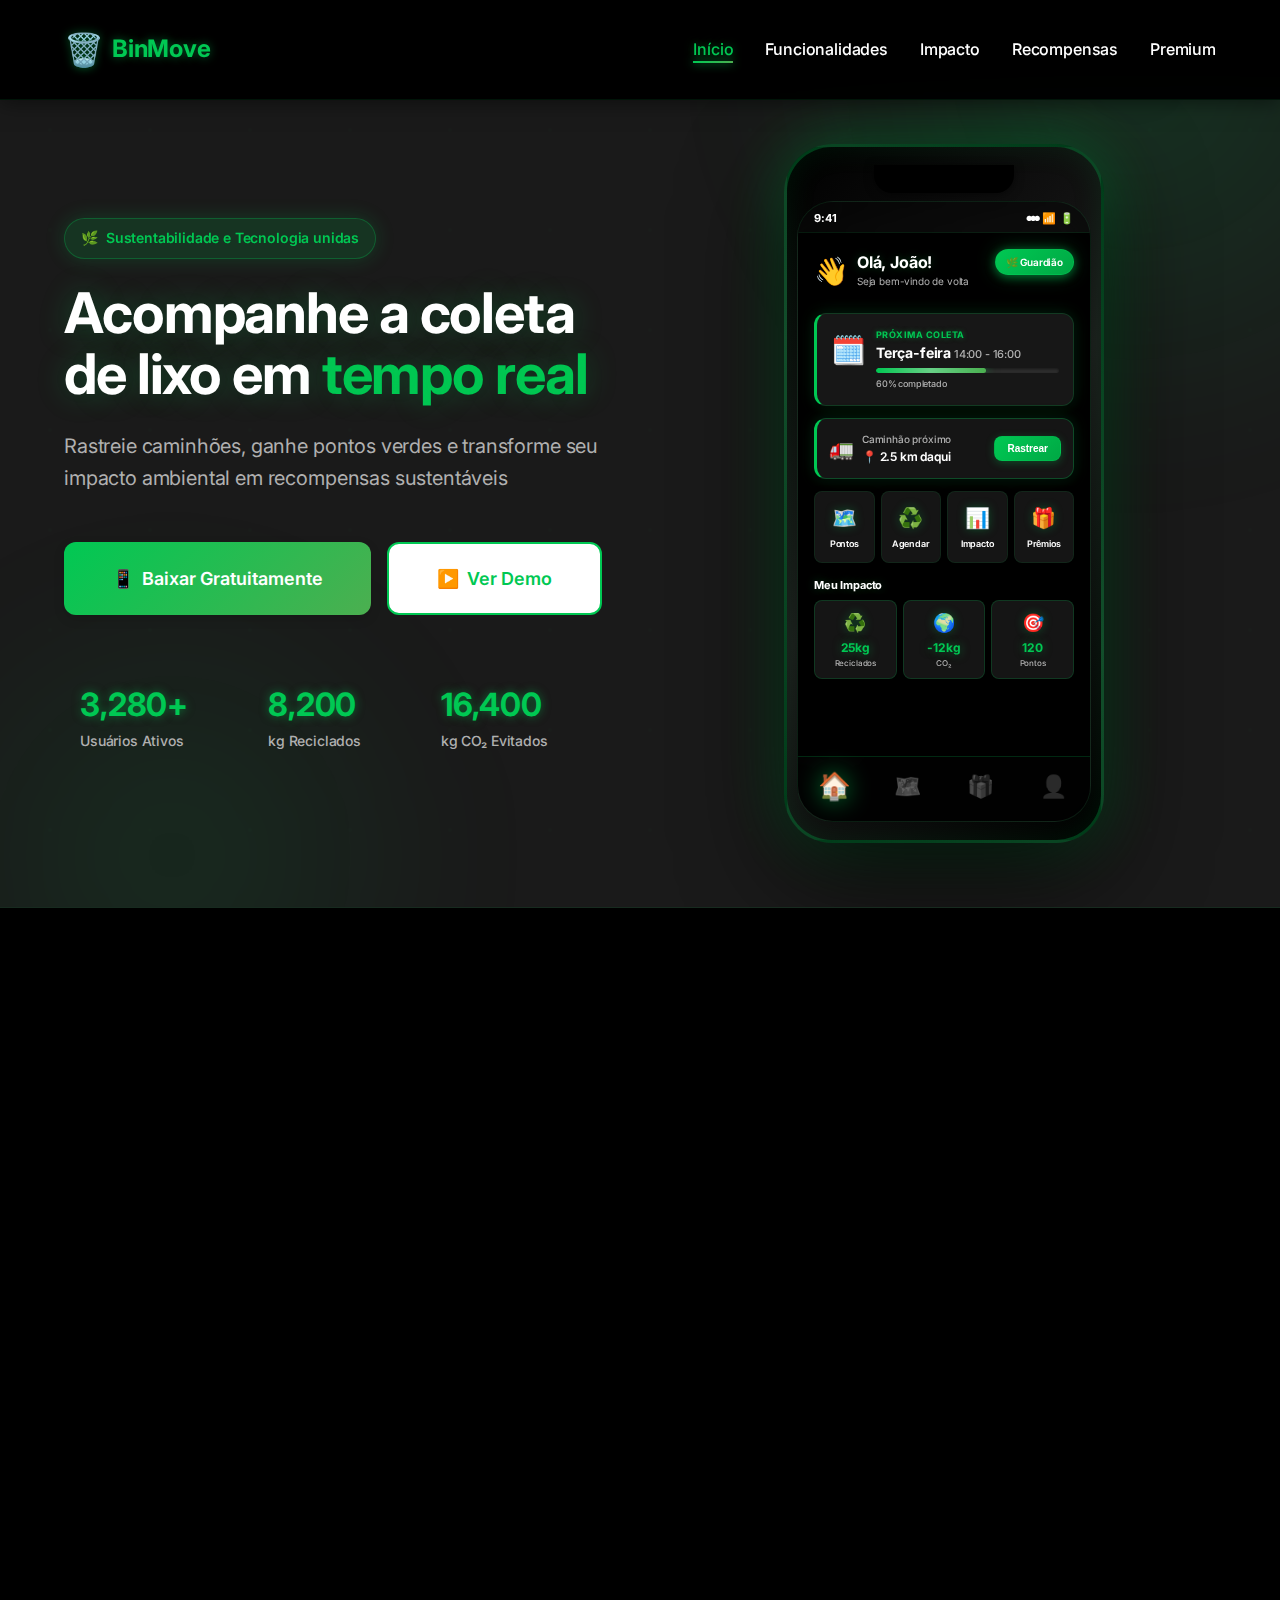
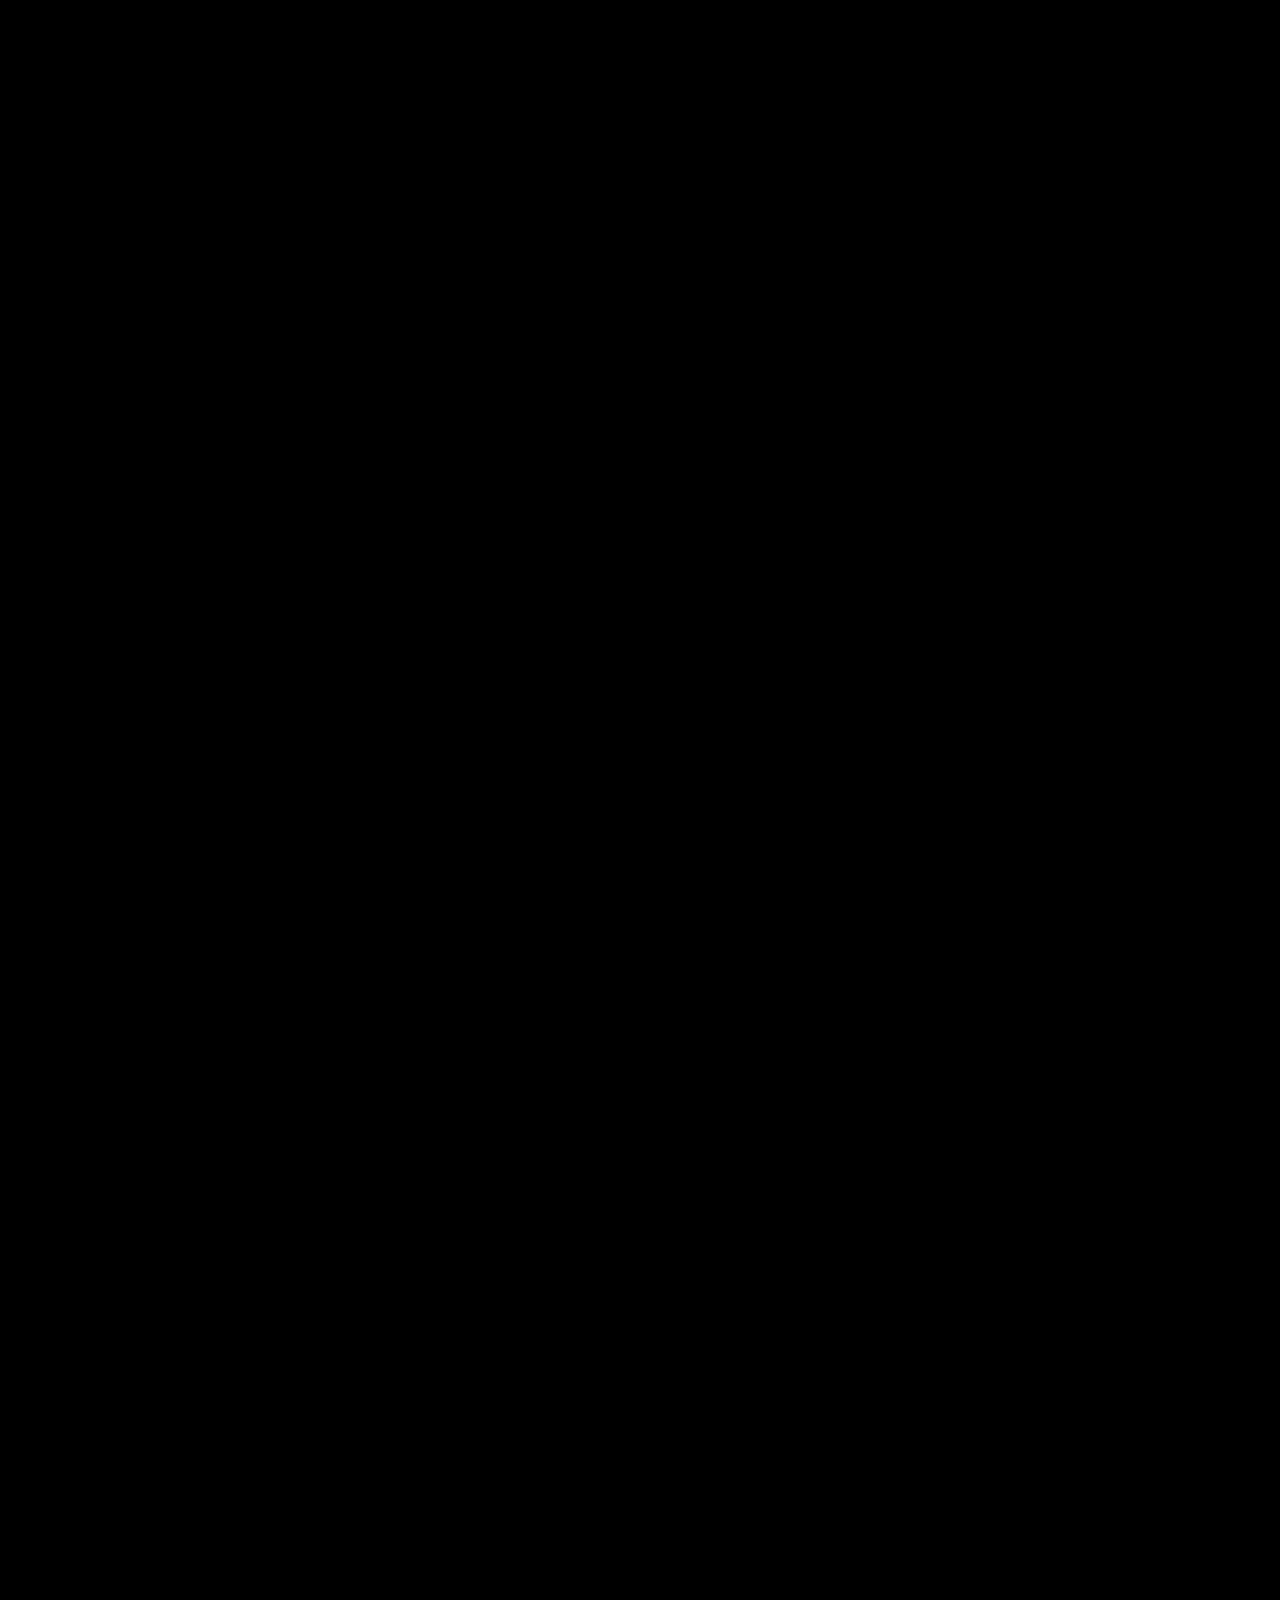
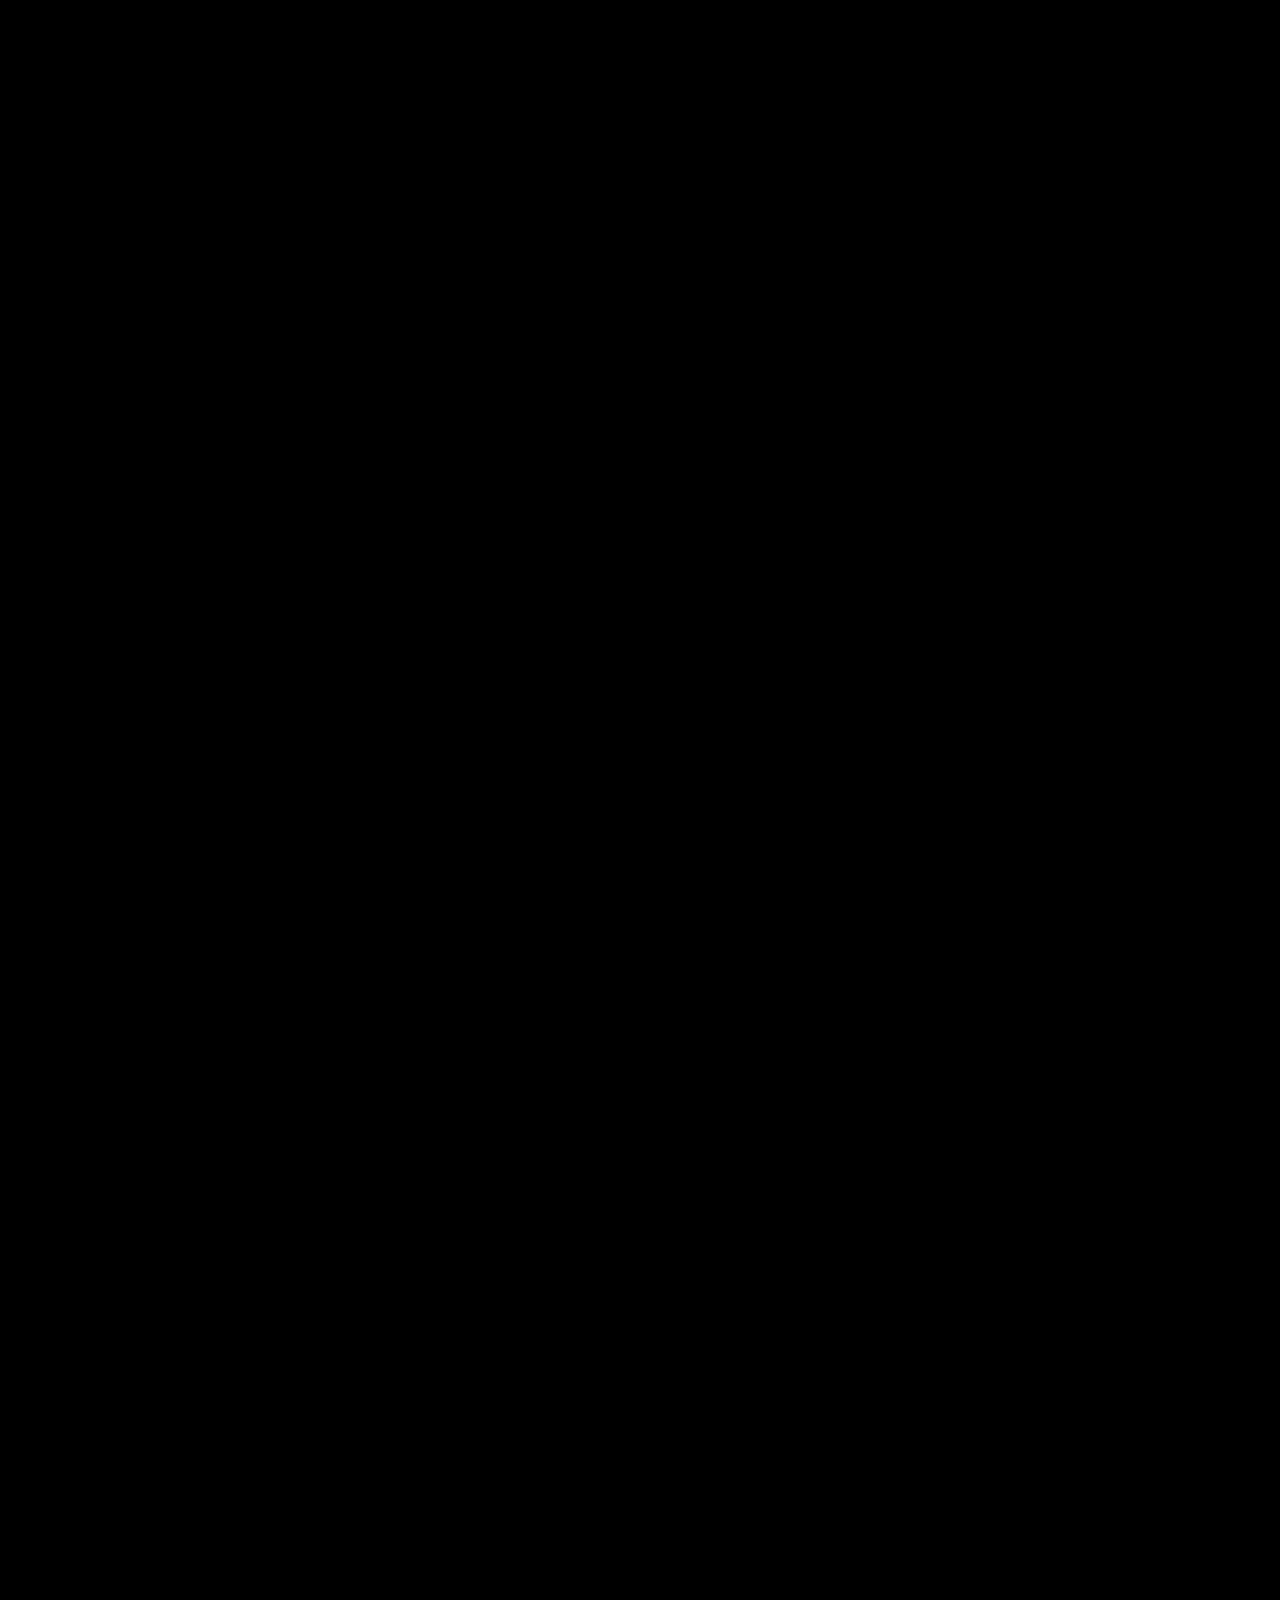
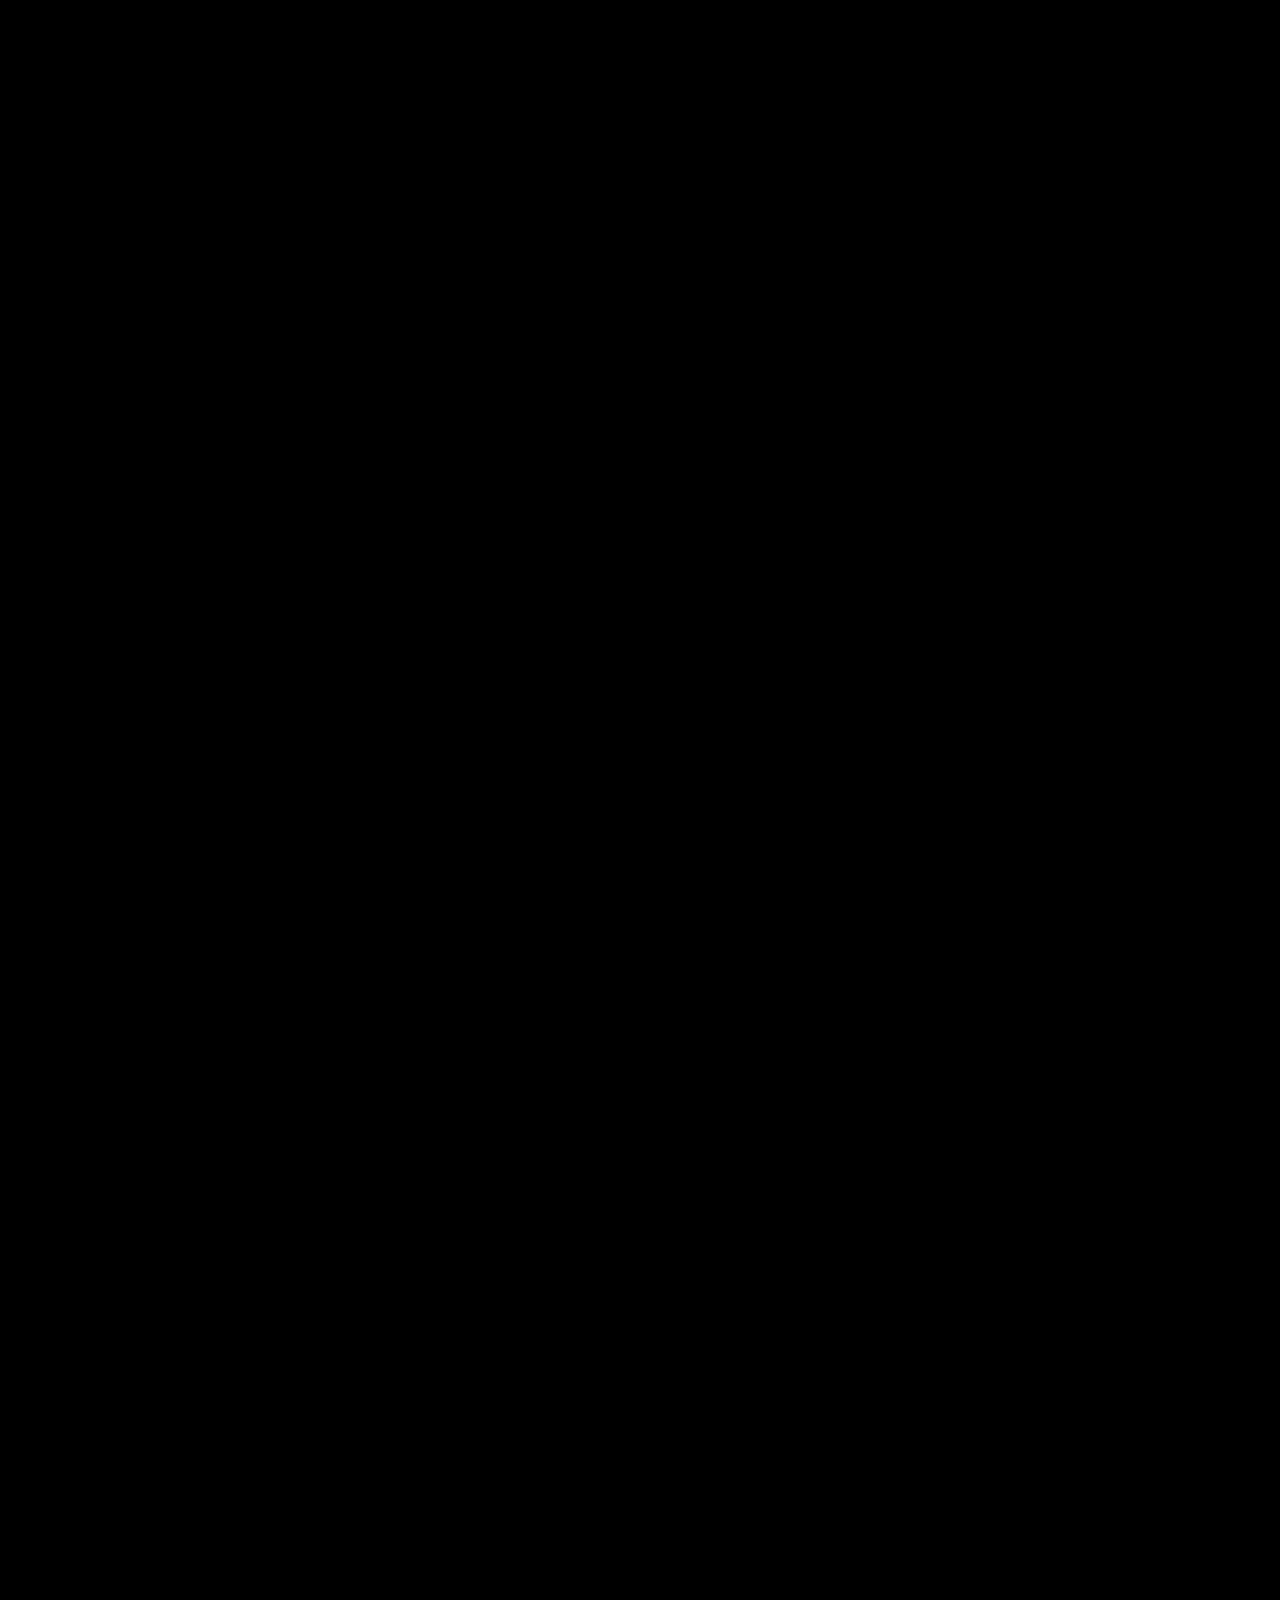
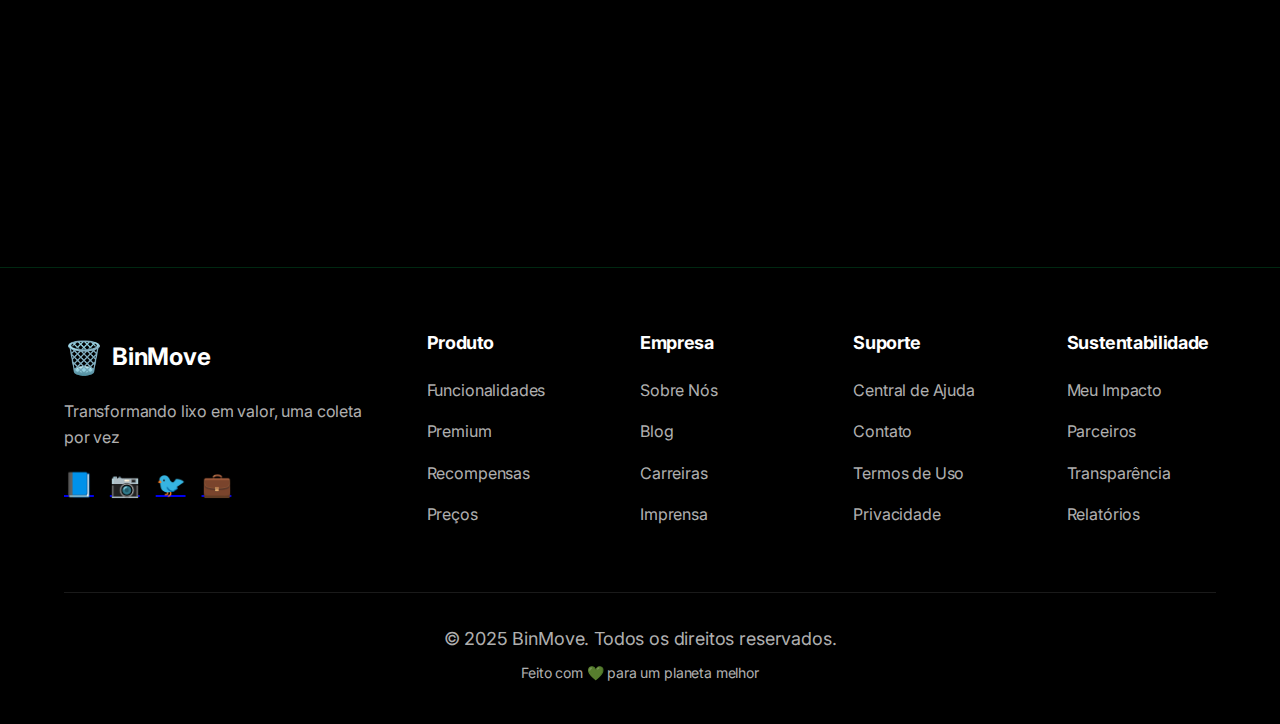
<file: index.html>
﻿<!DOCTYPE html>
<html lang="pt-BR">
<head>
    <meta charset="UTF-8">
    <meta name="viewport" content="width=device-width, initial-scale=1.0, maximum-scale=5.0, user-scalable=yes">
    <meta name="mobile-web-app-capable" content="yes">
    <meta name="apple-mobile-web-app-capable" content="yes">
    <meta name="apple-mobile-web-app-status-bar-style" content="black-translucent">
    <meta name="description" content="BinMove - Sistema sustentável de coleta de lixo com rastreamento em tempo real">
    <title>BinMove - Transformando Lixo em Valor</title>
    
    <!-- Meta Tags Open Graph -->
    <meta property="og:title" content="BinMove - Transformando Lixo em Valor">
    <meta property="og:description" content="Rastreie caminhões, ganhe pontos verdes e transforme seu impacto ambiental em recompensas sustentáveis">
    <meta property="og:type" content="website">
    <meta property="og:image" content="https://binmove.app/og-image.jpg">
    
    <!-- Twitter Card -->
    <meta name="twitter:card" content="summary_large_image">
    <meta name="twitter:title" content="BinMove - Transformando Lixo em Valor">
    <meta name="twitter:description" content="Sistema sustentável de coleta de lixo com rastreamento em tempo real">
    
    <!-- Favicon -->
    <link rel="icon" type="image/svg+xml" href="data:image/svg+xml,<svg xmlns='http://www.w3.org/2000/svg' viewBox='0 0 100 100'><text y='.9em' font-size='90'>🗑️</text></svg>">
    <link rel="preconnect" href="https://fonts.googleapis.com">
    <link rel="preconnect" href="https://fonts.gstatic.com" crossorigin>
    <link href="https://fonts.googleapis.com/css2?family=Inter:wght@300;400;500;600;700;800;900&display=swap" rel="stylesheet">
    <meta name="theme-color" content="#00C853">
    <style>
/* ========== CSS Variables ========== */
:root {
    --primary: #00C853;
    --primary-dark: #00A844;
    --primary-light: #4CAF50;
    --primary-darker: #008038;
    --secondary: #00C853;
    --accent: #00C853;
    --background: #0A0A0A;
    --surface: #FFFFFF;
    --surface-dark: #1A1A1A;
    --error: #F44336;
    --text: #FFFFFF;
    --text-dark: #000000;
    --text-secondary: #B0B0B0;
    --text-secondary-dark: #666666;
    --success: #00C853;
    --black: #000000;
    --black-light: #1A1A1A;
    --white: #FFFFFF;
    --green: #00C853;
    
    /* Typography */
    --font-family: 'Inter', -apple-system, BlinkMacSystemFont, 'Segoe UI', sans-serif;
    
    /* Spacing */
    --spacing-xs: 4px;
    --spacing-sm: 8px;
    --spacing-md: 16px;
    --spacing-lg: 24px;
    --spacing-xl: 32px;
    --spacing-2xl: 48px;
    --spacing-3xl: 64px;
    
    /* Border Radius */
    --radius-sm: 8px;
    --radius-md: 12px;
    --radius-lg: 16px;
    --radius-xl: 24px;
    --radius-full: 9999px;
    
    /* Shadows - Enhanced */
    --shadow-sm: 0 2px 4px rgba(0,0,0,0.08);
    --shadow-md: 0 4px 12px rgba(0,0,0,0.12);
    --shadow-lg: 0 10px 30px rgba(0,0,0,0.15);
    --shadow-xl: 0 20px 60px rgba(0,0,0,0.25);
    --shadow-glow: 0 0 20px rgba(0, 200, 83, 0.3);
    --shadow-glow-hover: 0 0 30px rgba(0, 200, 83, 0.5);
    
    /* Container */
    --container-width: 100%;
    --container-max-width: 1200px;
    
    /* Transitions */
    --transition-fast: 0.2s cubic-bezier(0.4, 0, 0.2, 1);
    --transition-base: 0.3s cubic-bezier(0.4, 0, 0.2, 1);
    --transition-slow: 0.5s cubic-bezier(0.4, 0, 0.2, 1);
}

/* ========== Reset & Base Styles ========== */
* {
    margin: 0;
    padding: 0;
    box-sizing: border-box;
}

html {
    scroll-behavior: smooth;
}

body {
    font-family: var(--font-family);
    background: var(--black);
    color: var(--text);
    line-height: 1.6;
    letter-spacing: -0.01em;
    overflow-x: hidden;
    -webkit-font-smoothing: antialiased;
    -moz-osx-font-smoothing: grayscale;
    opacity: 0;
    transition: opacity 0.5s ease;
}

body.loaded {
    opacity: 1;
}

/* Dark theme sections */
section {
    background: var(--black);
    color: var(--text);
}

section:nth-child(even) {
    background: var(--black-light);
}

.container {
    max-width: var(--container-max-width);
    width: 100%;
    margin: 0 auto;
    padding: 0 var(--spacing-md);
}

@media (min-width: 768px) {
    .container {
        padding: 0 var(--spacing-lg);
    }
}

/* ========== Typography ========== */
h1, h2, h3, h4, h5, h6 {
    font-weight: 700;
    line-height: 1.2;
    letter-spacing: -0.02em;
}

h1 { font-size: 3.5rem; }
h2 { font-size: 2.5rem; }
h3 { font-size: 1.75rem; }
h4 { font-size: 1.5rem; }

p {
    font-size: 1.125rem;
    line-height: 1.6;
    color: var(--text-secondary);
}

/* White text on dark backgrounds */
section h1, section h2, section h3, section h4 {
    color: var(--white);
}

section p {
    color: var(--text-secondary);
}

.gradient-text {
    background: linear-gradient(135deg, var(--primary), var(--secondary));
    -webkit-background-clip: text;
    -webkit-text-fill-color: transparent;
    background-clip: text;
}

/* ========== Buttons ========== */
.btn-primary,
.btn-secondary,
.btn-reward,
.btn-premium {
    font-family: var(--font-family);
    font-weight: 600;
    font-size: 1rem;
    padding: var(--spacing-md) var(--spacing-xl);
    border-radius: var(--radius-md);
    border: none;
    cursor: pointer;
    transition: all var(--transition-base);
    display: inline-flex;
    align-items: center;
    gap: var(--spacing-sm);
    text-decoration: none;
    position: relative;
    overflow: hidden;
}

.btn-primary {
    background: linear-gradient(135deg, var(--primary), var(--primary-light));
    color: white;
    box-shadow: var(--shadow-md);
}

.btn-primary::before {
    content: '';
    position: absolute;
    top: 50%;
    left: 50%;
    width: 0;
    height: 0;
    border-radius: 50%;
    background: rgba(255, 255, 255, 0.3);
    transform: translate(-50%, -50%);
    transition: width 0.6s, height 0.6s;
}

.btn-primary:hover::before {
    width: 300px;
    height: 300px;
}

.btn-primary:hover {
    background: linear-gradient(135deg, var(--primary-dark), var(--primary));
    transform: translateY(-3px) scale(1.02);
    box-shadow: var(--shadow-lg), var(--shadow-glow);
}

.btn-primary:active {
    transform: translateY(-1px) scale(1);
}

.btn-secondary {
    background: white;
    color: var(--primary);
    border: 2px solid var(--primary);
    position: relative;
}

.btn-secondary::after {
    content: '';
    position: absolute;
    top: 0;
    left: -100%;
    width: 100%;
    height: 100%;
    background: var(--primary);
    transition: left var(--transition-base);
    z-index: -1;
}

.btn-secondary:hover::after {
    left: 0;
}

.btn-secondary:hover {
    background: var(--primary);
    color: white;
    transform: translateY(-2px);
    box-shadow: var(--shadow-md);
}

.btn-large {
    padding: var(--spacing-lg) var(--spacing-2xl);
    font-size: 1.125rem;
}

.btn-reward {
    width: 100%;
    background: linear-gradient(135deg, var(--primary), var(--primary-light));
    color: white;
    padding: var(--spacing-md);
    position: relative;
    overflow: hidden;
}

.btn-reward::before {
    content: '';
    position: absolute;
    top: 0;
    left: -100%;
    width: 100%;
    height: 100%;
    background: linear-gradient(90deg, transparent, rgba(255, 255, 255, 0.3), transparent);
    transition: left 0.5s;
}

.btn-reward:hover::before {
    left: 100%;
}

.btn-reward:hover {
    background: linear-gradient(135deg, var(--primary-dark), var(--primary));
    transform: translateY(-2px);
    box-shadow: var(--shadow-md);
}

.btn-premium {
    width: 100%;
    background: linear-gradient(135deg, var(--accent), #FF9800);
    color: white;
    padding: var(--spacing-lg);
    font-size: 1.125rem;
    margin-top: var(--spacing-xl);
    position: relative;
    overflow: hidden;
}

.btn-premium::before {
    content: '';
    position: absolute;
    top: -50%;
    left: -50%;
    width: 200%;
    height: 200%;
    background: radial-gradient(circle, rgba(255, 255, 255, 0.3) 0%, transparent 70%);
    transform: scale(0);
    transition: transform 0.6s;
}

.btn-premium:hover::before {
    transform: scale(1);
}

.btn-premium:hover {
    background: linear-gradient(135deg, #FF9800, var(--accent));
    transform: translateY(-3px) scale(1.02);
    box-shadow: 0 10px 30px rgba(255, 111, 0, 0.4);
}

/* ========== Navigation ========== */
.navbar {
    background: rgba(0, 0, 0, 0.95);
    backdrop-filter: blur(20px);
    -webkit-backdrop-filter: blur(20px);
    box-shadow: 0 2px 20px rgba(0, 0, 0, 0.5);
    border-bottom: 1px solid rgba(0, 200, 83, 0.1);
    position: fixed;
    top: 0;
    left: 0;
    right: 0;
    z-index: 1000;
    transition: all var(--transition-base);
}

.navbar.scrolled {
    background: rgba(0, 0, 0, 0.98);
    box-shadow: 0 4px 30px rgba(0, 0, 0, 0.8), 0 0 20px rgba(0, 200, 83, 0.2);
    padding: var(--spacing-sm) 0;
}

.navbar .container {
    display: flex;
    align-items: center;
    justify-content: space-between;
    padding: var(--spacing-lg);
}

.nav-brand {
    display: flex;
    align-items: center;
    gap: var(--spacing-sm);
    font-size: 1.5rem;
    font-weight: 700;
    color: var(--green);
    text-shadow: 0 0 10px rgba(0, 200, 83, 0.5);
}

.logo {
    font-size: 2rem;
}

.nav-menu {
    display: flex;
    list-style: none;
    gap: var(--spacing-xl);
    align-items: center;
}

.nav-link {
    text-decoration: none;
    color: var(--white);
    font-weight: 500;
    transition: all var(--transition-base);
    position: relative;
    padding: var(--spacing-xs) 0;
}

.nav-link::before {
    content: '';
    position: absolute;
    bottom: 0;
    left: 50%;
    width: 0;
    height: 2px;
    background: linear-gradient(90deg, var(--green), var(--primary-light));
    box-shadow: 0 0 10px var(--green);
    transform: translateX(-50%);
    transition: width var(--transition-base);
}

.nav-link:hover::before,
.nav-link.active::before {
    width: 100%;
}

.nav-link:hover,
.nav-link.active {
    color: var(--green);
    text-shadow: 0 0 10px rgba(0, 200, 83, 0.5);
    transform: translateY(-2px);
}

.nav-cta {
    display: none;
}

.menu-toggle {
    display: none;
    flex-direction: column;
    background: none;
    border: none;
    cursor: pointer;
    padding: var(--spacing-sm);
}

.menu-toggle span {
    width: 25px;
    height: 3px;
    background: var(--primary);
    margin: 3px 0;
    transition: all 0.3s ease;
}

/* ========== Hero Section ========== */
.hero {
    margin-top: 80px;
    padding: var(--spacing-3xl) 0;
    position: relative;
    overflow: hidden;
    background: linear-gradient(135deg, #000000 0%, #0A0A0A 50%, #000000 100%);
    border-bottom: 1px solid rgba(0, 200, 83, 0.1);
}

.hero::before {
    content: '';
    position: absolute;
    top: -50%;
    right: -20%;
    width: 800px;
    height: 800px;
    background: radial-gradient(circle, rgba(0, 200, 83, 0.15) 0%, transparent 70%);
    border-radius: 50%;
    animation: float 20s ease-in-out infinite;
    filter: blur(60px);
}

.hero::after {
    content: '';
    position: absolute;
    bottom: -30%;
    left: -10%;
    width: 600px;
    height: 600px;
    background: radial-gradient(circle, rgba(0, 200, 83, 0.1) 0%, transparent 70%);
    border-radius: 50%;
    animation: float 15s ease-in-out infinite reverse;
    filter: blur(60px);
}

.hero-background {
    position: absolute;
    top: 0;
    left: 0;
    right: 0;
    bottom: 0;
    opacity: 0.05;
    background: url('data:image/svg+xml,<svg width="100" height="100" xmlns="http://www.w3.org/2000/svg"><circle cx="50" cy="50" r="2" fill="%2300C853" opacity="0.3"/></svg>');
    animation: backgroundMove 20s linear infinite;
}

@keyframes backgroundMove {
    from { transform: translate(0, 0); }
    to { transform: translate(100px, 100px); }
}

@keyframes float {
    0%, 100% { transform: translate(0, 0) scale(1); }
    50% { transform: translate(30px, -30px) scale(1.1); }
}

.hero .container {
    display: grid;
    grid-template-columns: 1fr 1fr;
    gap: var(--spacing-3xl);
    align-items: center;
    position: relative;
    z-index: 1;
}

.hero-content {
    animation: fadeInLeft 1s ease;
}

@keyframes fadeInLeft {
    from {
        opacity: 0;
        transform: translateX(-30px);
    }
    to {
        opacity: 1;
        transform: translateX(0);
    }
}

.hero-badge {
    display: inline-flex;
    align-items: center;
    gap: var(--spacing-sm);
    background: rgba(0, 200, 83, 0.15);
    border: 1px solid rgba(0, 200, 83, 0.3);
    color: var(--green);
    padding: var(--spacing-sm) var(--spacing-md);
    border-radius: var(--radius-full);
    font-size: 0.875rem;
    font-weight: 600;
    margin-bottom: var(--spacing-lg);
    animation: slideInDown 0.6s ease 0.2s both;
    position: relative;
    overflow: hidden;
    box-shadow: 0 0 20px rgba(0, 200, 83, 0.2);
    backdrop-filter: blur(10px);
    -webkit-backdrop-filter: blur(10px);
}

.hero-badge::before {
    content: '';
    position: absolute;
    top: 0;
    left: -100%;
    width: 100%;
    height: 100%;
    background: linear-gradient(90deg, transparent, rgba(255, 255, 255, 0.3), transparent);
    animation: shimmer-badge 3s infinite;
}

@keyframes shimmer-badge {
    0% {
        left: -100%;
    }
    100% {
        left: 100%;
    }
}

@keyframes slideInDown {
    from {
        opacity: 0;
        transform: translateY(-20px);
    }
    to {
        opacity: 1;
        transform: translateY(0);
    }
}

.hero-title {
    font-size: 3.5rem;
    margin-bottom: var(--spacing-lg);
    line-height: 1.1;
    color: var(--white);
    text-shadow: 0 0 30px rgba(0, 200, 83, 0.3);
}

.hero-description {
    font-size: 1.25rem;
    margin-bottom: var(--spacing-2xl);
    color: var(--text-secondary);
}

.hero-actions {
    display: flex;
    gap: var(--spacing-md);
    margin-bottom: var(--spacing-2xl);
    flex-wrap: wrap;
}

.hero-stats {
    display: flex;
    gap: var(--spacing-2xl);
}

.stat-item {
    display: flex;
    flex-direction: column;
    transition: all var(--transition-base);
    padding: var(--spacing-md);
    border-radius: var(--radius-md);
}

.stat-item:hover {
    background: rgba(0, 200, 83, 0.1);
    transform: translateY(-4px);
    border: 1px solid rgba(0, 200, 83, 0.3);
}

.stat-value {
    font-size: 2rem;
    font-weight: 700;
    color: var(--green);
    transition: all var(--transition-base);
    text-shadow: 0 0 10px rgba(0, 200, 83, 0.5);
}

.stat-item:hover .stat-value {
    transform: scale(1.1);
    color: var(--primary-light);
    text-shadow: 0 0 20px rgba(0, 200, 83, 0.8);
}

.stat-label {
    font-size: 0.875rem;
    color: var(--text-secondary);
    font-weight: 500;
}

/* Phone Mockup */
.hero-visual {
    animation: fadeInRight 1s ease;
}

@keyframes fadeInRight {
    from {
        opacity: 0;
        transform: translateX(30px);
    }
    to {
        opacity: 1;
        transform: translateX(0);
    }
}

.phone-mockup {
    position: relative;
    display: flex;
    justify-content: center;
    align-items: center;
    perspective: 1200px;
    width: 100%;
    max-width: 100%;
}

.phone-frame {
    background: linear-gradient(135deg, #000000 0%, #1A1A1A 50%, #000000 100%);
    border: 3px solid rgba(0, 200, 83, 0.3);
    border-radius: 48px;
    padding: 18px 10px;
    box-shadow: 
        0 30px 100px rgba(0, 0, 0, 0.8),
        0 0 60px rgba(0, 200, 83, 0.4),
        inset 0 0 30px rgba(0, 200, 83, 0.1);
    width: 100%;
    max-width: 320px;
    min-width: 280px;
    position: relative;
    transition: box-shadow 0.3s ease, border-color 0.3s ease, transform 0.3s ease;
    transform-style: preserve-3d;
    will-change: transform;
    margin: 0 auto;
}

@media (max-width: 768px) {
    .phone-frame {
        max-width: 300px;
        min-width: 280px;
        padding: 16px 8px;
    }
}

@media (max-width: 480px) {
    .phone-frame {
        max-width: 280px;
        min-width: 260px;
        padding: 14px 6px;
        border-radius: 40px;
    }
}

@media (max-width: 360px) {
    .phone-frame {
        max-width: 260px;
        min-width: 240px;
        padding: 12px 5px;
    }
}

.phone-mockup:not(:hover) .phone-frame {
    animation: phoneFloat 4s ease-in-out infinite;
}

/* Touch device optimizations */
@media (hover: none) and (pointer: coarse) {
    .phone-mockup .phone-frame {
        animation: phoneFloat 4s ease-in-out infinite;
    }
    
    .phone-mockup:hover .phone-frame::before {
        opacity: 0;
    }
    
    .phone-mockup:hover .phone-frame {
        transform: none;
    }
    
    /* Disable hover effects on touch devices */
    .feature-card:hover,
    .reward-card:hover,
    .quick-action-item:hover,
    .mini-stat:hover {
        transform: none;
    }
}

.phone-frame::before {
    content: '';
    position: absolute;
    top: -4px;
    left: -4px;
    right: -4px;
    bottom: -4px;
    background: linear-gradient(135deg, var(--green), var(--primary-light), var(--green));
    border-radius: 52px;
    z-index: -1;
    opacity: 0;
    transition: opacity 0.5s;
    filter: blur(20px);
}

.phone-mockup:hover .phone-frame::before {
    opacity: 0.6;
    animation: pulse-glow 2s ease-in-out infinite;
}

.phone-mockup:hover .phone-frame {
    transform: translateY(-15px) scale(1.02);
    box-shadow: 
        0 40px 120px rgba(0, 0, 0, 0.9),
        0 0 80px rgba(0, 200, 83, 0.6),
        inset 0 0 40px rgba(0, 200, 83, 0.2);
    border-color: rgba(0, 200, 83, 0.6);
}

@keyframes pulse-glow {
    0%, 100% {
        opacity: 0.4;
        transform: scale(1);
    }
    50% {
        opacity: 0.8;
        transform: scale(1.05);
    }
}

@keyframes phoneFloat {
    0%, 100% { 
        transform: translateY(0) rotateY(0deg) rotateX(0deg);
    }
    25% {
        transform: translateY(-8px) rotateY(1deg) rotateX(1deg);
    }
    50% { 
        transform: translateY(-12px) rotateY(0deg) rotateX(0deg);
    }
    75% {
        transform: translateY(-8px) rotateY(-1deg) rotateX(-1deg);
    }
}

.phone-notch {
    background: #000000;
    width: 140px;
    height: 28px;
    border-radius: 0 0 18px 18px;
    margin: 0 auto 8px auto;
    position: relative;
    box-shadow: 0 2px 10px rgba(0, 0, 0, 0.5);
}

.phone-screen {
    background: linear-gradient(135deg, #0A0A0A 0%, #1A1A1A 50%, #0A0A0A 100%);
    border-radius: 36px;
    overflow: hidden;
    aspect-ratio: 9/19;
    display: flex;
    flex-direction: column;
    position: relative;
    border: 1px solid rgba(0, 200, 83, 0.1);
    box-shadow: inset 0 0 30px rgba(0, 0, 0, 0.5);
    min-height: 500px;
}

@media (max-width: 480px) {
    .phone-screen {
        border-radius: 32px;
        min-height: 450px;
    }
}

@media (max-width: 360px) {
    .phone-screen {
        border-radius: 28px;
        min-height: 400px;
    }
}

.phone-status-bar {
    background: rgba(0, 0, 0, 0.3);
    padding: 8px 16px 4px 16px;
    display: flex;
    justify-content: space-between;
    align-items: center;
    font-size: 11px;
    font-weight: 600;
    color: var(--white);
    flex-shrink: 0;
    backdrop-filter: blur(10px);
    -webkit-backdrop-filter: blur(10px);
    border-bottom: 1px solid rgba(0, 200, 83, 0.1);
}

.phone-status-bar .time {
    font-weight: 700;
}

.status-icons {
    display: flex;
    gap: 4px;
    align-items: center;
    font-size: 11px;
}

.status-icons .signal {
    font-size: 7px;
    letter-spacing: -2px;
}

.status-icons .wifi,
.status-icons .battery {
    font-size: 11px;
}

.mockup-content {
    flex: 1;
    background: #000000;
    padding: 16px;
    display: flex;
    flex-direction: column;
    gap: 12px;
    overflow-y: auto;
    overflow-x: hidden;
    min-height: 0;
    scroll-behavior: smooth;
    -webkit-overflow-scrolling: touch;
}

@media (max-width: 480px) {
    .mockup-content {
        padding: 12px;
        gap: 10px;
    }
}

@media (max-width: 360px) {
    .mockup-content {
        padding: 10px;
        gap: 8px;
    }
}

.mockup-content::-webkit-scrollbar {
    width: 4px;
}

.mockup-content::-webkit-scrollbar-track {
    background: rgba(0, 0, 0, 0.3);
    border-radius: 2px;
}

.mockup-content::-webkit-scrollbar-thumb {
    background: rgba(0, 200, 83, 0.5);
    border-radius: 2px;
    box-shadow: 0 0 10px rgba(0, 200, 83, 0.3);
}

.mockup-content::-webkit-scrollbar-thumb:hover {
    background: rgba(0, 200, 83, 0.7);
}

.mockup-header {
    display: flex;
    justify-content: space-between;
    align-items: flex-start;
    margin-bottom: 8px;
}

.greeting {
    display: flex;
    gap: 8px;
    align-items: center;
}

.greeting-emoji {
    font-size: 28px;
}

.greeting-text {
    font-size: 16px;
    font-weight: 700;
    color: var(--white);
    line-height: 1.2;
    text-shadow: 0 0 10px rgba(0, 200, 83, 0.3);
}

.greeting-subtext {
    font-size: 10px;
    color: var(--text-secondary);
    font-weight: 400;
    margin-top: 1px;
}

.mockup-header .patent-badge {
    background: linear-gradient(135deg, var(--green), var(--primary-dark));
    color: var(--white);
    padding: 4px 10px;
    border-radius: var(--radius-full);
    font-size: 10px;
    font-weight: 600;
    box-shadow: 0 2px 10px rgba(0, 200, 83, 0.5), 0 0 20px rgba(0, 200, 83, 0.3);
    border: 1px solid rgba(0, 200, 83, 0.5);
    animation: glow-pulse 2s ease-in-out infinite;
}

@keyframes glow-pulse {
    0%, 100% {
        box-shadow: 0 2px 10px rgba(0, 200, 83, 0.5), 0 0 20px rgba(0, 200, 83, 0.3);
    }
    50% {
        box-shadow: 0 2px 15px rgba(0, 200, 83, 0.7), 0 0 30px rgba(0, 200, 83, 0.5);
    }
}

.mockup-card {
    background: rgba(26, 26, 26, 0.8);
    border: 1px solid rgba(0, 200, 83, 0.2);
    padding: 14px;
    border-radius: var(--radius-md);
    box-shadow: 0 2px 8px rgba(0, 0, 0, 0.5), 0 0 10px rgba(0, 200, 83, 0.1);
    display: flex;
    gap: 10px;
    transition: all var(--transition-base);
    backdrop-filter: blur(10px);
    -webkit-backdrop-filter: blur(10px);
}

.mockup-card:hover {
    transform: translateY(-2px);
    border-color: rgba(0, 200, 83, 0.4);
    box-shadow: 0 4px 12px rgba(0, 0, 0, 0.7), 0 0 20px rgba(0, 200, 83, 0.2);
}

.mockup-card.primary-card {
    background: rgba(26, 26, 26, 0.9);
    border-left: 3px solid var(--green);
    box-shadow: 0 2px 8px rgba(0, 0, 0, 0.5), 0 0 15px rgba(0, 200, 83, 0.2);
}

.card-icon {
    font-size: 28px;
    flex-shrink: 0;
}

.card-content {
    flex: 1;
}

.card-label {
    font-size: 9px;
    color: var(--green);
    font-weight: 700;
    text-transform: uppercase;
    letter-spacing: 0.5px;
    margin-bottom: 2px;
    text-shadow: 0 0 5px rgba(0, 200, 83, 0.5);
}

.card-time {
    font-size: 14px;
    font-weight: 700;
    margin: 2px 0 6px 0;
    color: var(--white);
    line-height: 1.2;
}

.card-time-small {
    font-size: 11px;
    font-weight: 500;
    color: var(--text-secondary);
}

.progress-bar-container {
    margin-top: 6px;
}

.progress-bar {
    background: rgba(255, 255, 255, 0.1);
    height: 5px;
    border-radius: 3px;
    overflow: hidden;
    box-shadow: inset 0 1px 3px rgba(0, 0, 0, 0.5);
}

.progress-fill {
    background: linear-gradient(90deg, var(--green), var(--primary-light));
    height: 100%;
    width: 60%;
    border-radius: 3px;
    animation: progressAnimation 2s ease;
    box-shadow: 0 0 10px rgba(0, 200, 83, 0.6), 0 0 20px rgba(0, 200, 83, 0.3);
    position: relative;
}

.progress-fill::after {
    content: '';
    position: absolute;
    top: 0;
    left: 0;
    right: 0;
    bottom: 0;
    background: linear-gradient(90deg, transparent, rgba(255, 255, 255, 0.3), transparent);
    animation: shimmer-progress 2s infinite;
}

@keyframes shimmer-progress {
    0% {
        transform: translateX(-100%);
    }
    100% {
        transform: translateX(100%);
    }
}

@keyframes progressAnimation {
    from { width: 0; }
    to { width: 60%; }
}

.progress-text {
    font-size: 9px;
    color: var(--text-secondary);
    margin-top: 4px;
    font-weight: 500;
}

.mockup-tracker-card {
    background: rgba(26, 26, 26, 0.8);
    border: 1px solid rgba(0, 200, 83, 0.3);
    border-left: 3px solid var(--green);
    border-radius: var(--radius-md);
    padding: 12px;
    display: flex;
    justify-content: space-between;
    align-items: center;
    box-shadow: 0 2px 8px rgba(0, 0, 0, 0.5), 0 0 15px rgba(0, 200, 83, 0.2);
    transition: all var(--transition-base);
    backdrop-filter: blur(10px);
    -webkit-backdrop-filter: blur(10px);
}

.mockup-tracker-card:hover {
    transform: translateX(4px);
    border-color: rgba(0, 200, 83, 0.5);
    box-shadow: 0 4px 12px rgba(0, 0, 0, 0.7), 0 0 25px rgba(0, 200, 83, 0.3);
}

.tracker-info {
    display: flex;
    gap: 8px;
    align-items: center;
}

.tracker-icon {
    font-size: 20px;
}

.tracker-label {
    font-size: 10px;
    color: var(--text-secondary);
    font-weight: 500;
}

.tracker-distance {
    font-size: 12px;
    font-weight: 600;
    color: var(--white);
}

.tracker-btn {
    background: linear-gradient(135deg, var(--green), var(--primary-dark));
    color: var(--white);
    border: 1px solid rgba(0, 200, 83, 0.3);
    padding: 6px 12px;
    border-radius: var(--radius-sm);
    font-size: 10px;
    font-weight: 600;
    cursor: pointer;
    transition: all var(--transition-base);
    box-shadow: 0 2px 8px rgba(0, 200, 83, 0.3);
}

.tracker-btn:hover {
    background: linear-gradient(135deg, var(--primary-light), var(--green));
    box-shadow: 0 4px 12px rgba(0, 200, 83, 0.5);
    transform: scale(1.05);
}

.tracker-btn:active {
    transform: scale(0.98);
}

.mockup-quick-actions {
    display: grid;
    grid-template-columns: repeat(4, 1fr);
    gap: 6px;
}

.quick-action-item {
    background: rgba(26, 26, 26, 0.8);
    border: 1px solid rgba(0, 200, 83, 0.1);
    padding: 10px 6px;
    border-radius: var(--radius-sm);
    text-align: center;
    box-shadow: 0 2px 6px rgba(0, 0, 0, 0.5);
    transition: all var(--transition-base);
    cursor: pointer;
    backdrop-filter: blur(10px);
    -webkit-backdrop-filter: blur(10px);
}

.quick-action-item:hover {
    background: rgba(0, 200, 83, 0.1);
    border-color: rgba(0, 200, 83, 0.4);
    transform: translateY(-2px) scale(1.05);
    box-shadow: 0 4px 12px rgba(0, 0, 0, 0.7), 0 0 15px rgba(0, 200, 83, 0.2);
}

.quick-action-icon {
    font-size: 20px;
    margin-bottom: 3px;
    transition: transform var(--transition-base);
    filter: drop-shadow(0 0 5px rgba(0, 200, 83, 0.3));
}

.quick-action-item:hover .quick-action-icon {
    transform: scale(1.2) rotate(5deg);
}

.quick-action-label {
    font-size: 9px;
    color: var(--white);
    font-weight: 600;
}

.mockup-stats-container {
    margin-top: 2px;
}

.stats-title {
    font-size: 11px;
    font-weight: 700;
    color: var(--white);
    margin-bottom: 6px;
    text-shadow: 0 0 10px rgba(0, 200, 83, 0.3);
}

.mockup-stats {
    display: grid;
    grid-template-columns: repeat(3, 1fr);
    gap: 6px;
}

.mini-stat {
    background: rgba(26, 26, 26, 0.8);
    border: 1px solid rgba(0, 200, 83, 0.2);
    padding: 8px 6px;
    border-radius: var(--radius-sm);
    display: flex;
    flex-direction: column;
    align-items: center;
    text-align: center;
    box-shadow: 0 2px 6px rgba(0, 0, 0, 0.5);
    transition: all var(--transition-base);
    backdrop-filter: blur(10px);
    -webkit-backdrop-filter: blur(10px);
}

.mini-stat:hover {
    background: rgba(0, 200, 83, 0.1);
    border-color: rgba(0, 200, 83, 0.4);
    transform: translateY(-2px) scale(1.05);
    box-shadow: 0 4px 12px rgba(0, 0, 0, 0.7), 0 0 15px rgba(0, 200, 83, 0.2);
}

.stat-emoji {
    font-size: 18px;
    margin-bottom: 3px;
    filter: drop-shadow(0 0 5px rgba(0, 200, 83, 0.3));
    transition: transform var(--transition-base);
}

.mini-stat:hover .stat-emoji {
    transform: scale(1.2) rotate(5deg);
}

.stat-num {
    font-size: 12px;
    font-weight: 700;
    color: var(--green);
    line-height: 1.2;
    text-shadow: 0 0 10px rgba(0, 200, 83, 0.5);
}

.stat-text {
    font-size: 8px;
    color: var(--text-secondary);
    font-weight: 500;
    margin-top: 2px;
}

.phone-nav-bar {
    background: rgba(0, 0, 0, 0.9);
    border-top: 1px solid rgba(0, 200, 83, 0.2);
    padding: 12px 0 16px 0;
    display: flex;
    justify-content: space-around;
    align-items: center;
    flex-shrink: 0;
    backdrop-filter: blur(20px);
    -webkit-backdrop-filter: blur(20px);
    box-shadow: 0 -2px 10px rgba(0, 0, 0, 0.5);
}

.nav-item-icon {
    font-size: 22px;
    opacity: 0.4;
    transition: all var(--transition-base);
    cursor: pointer;
    filter: grayscale(1);
}

.nav-item-icon:hover {
    opacity: 0.7;
    transform: scale(1.1);
    filter: grayscale(0.5) drop-shadow(0 0 5px rgba(0, 200, 83, 0.3));
}

.nav-item-icon.active {
    opacity: 1;
    transform: scale(1.2);
    filter: grayscale(0) drop-shadow(0 0 10px rgba(0, 200, 83, 0.6));
}

/* ========== Section Styles ========== */
section {
    padding: var(--spacing-3xl) 0;
}

.section-header {
    text-align: center;
    margin-bottom: var(--spacing-3xl);
}

.section-header.align-left {
    text-align: left;
}

.section-title {
    font-size: 2.5rem;
    margin-bottom: var(--spacing-md);
    color: var(--text);
}

.section-subtitle {
    font-size: 1.125rem;
    color: var(--text-secondary);
    max-width: 600px;
    margin: 0 auto;
}

.section-header.align-left .section-subtitle {
    margin: 0;
}

/* ========== Features Section ========== */
.features {
    background: var(--black-light);
}

.features-grid {
    display: grid;
    grid-template-columns: repeat(auto-fit, minmax(300px, 1fr));
    gap: var(--spacing-xl);
}

.feature-card {
    background: rgba(26, 26, 26, 0.8);
    border: 1px solid rgba(0, 200, 83, 0.2);
    padding: var(--spacing-2xl);
    border-radius: var(--radius-lg);
    box-shadow: 0 4px 20px rgba(0, 0, 0, 0.5);
    transition: all var(--transition-base);
    position: relative;
    overflow: hidden;
    backdrop-filter: blur(10px);
    -webkit-backdrop-filter: blur(10px);
}

.feature-card::before {
    content: '';
    position: absolute;
    top: 0;
    left: -100%;
    width: 100%;
    height: 100%;
    background: linear-gradient(90deg, transparent, rgba(0, 200, 83, 0.1), transparent);
    transition: left 0.5s;
}

.feature-card:hover::before {
    left: 100%;
}

.feature-card:hover {
    transform: translateY(-12px) scale(1.02);
    box-shadow: 0 10px 40px rgba(0, 0, 0, 0.8), 0 0 30px rgba(0, 200, 83, 0.3);
    border-color: var(--green);
    background: rgba(0, 200, 83, 0.05);
}

.feature-icon {
    font-size: 3rem;
    margin-bottom: var(--spacing-lg);
    transition: all var(--transition-base);
    display: inline-block;
}

.feature-card:hover .feature-icon {
    transform: scale(1.2) rotate(5deg);
    filter: drop-shadow(0 4px 8px rgba(0, 200, 83, 0.3));
}

.feature-title {
    font-size: 1.5rem;
    margin-bottom: var(--spacing-md);
    color: var(--white);
    text-shadow: 0 0 10px rgba(0, 200, 83, 0.3);
}

.feature-description {
    color: var(--text-secondary);
    line-height: 1.6;
}

/* ========== Impact Section ========== */
.impact {
    background: var(--black);
}

.impact-grid {
    display: grid;
    grid-template-columns: 1fr 1fr;
    gap: var(--spacing-3xl);
    align-items: center;
}

.impact-list {
    display: flex;
    flex-direction: column;
    gap: var(--spacing-xl);
}

.impact-item {
    display: flex;
    gap: var(--spacing-lg);
}

.impact-icon {
    font-size: 2.5rem;
    flex-shrink: 0;
}

.impact-info h4 {
    font-size: 1.25rem;
    margin-bottom: var(--spacing-sm);
    color: var(--text);
}

.impact-visual {
    display: flex;
    justify-content: center;
}

.impact-card.large {
    background: rgba(26, 26, 26, 0.9);
    border: 1px solid rgba(0, 200, 83, 0.3);
    padding: var(--spacing-2xl);
    border-radius: var(--radius-xl);
    box-shadow: 0 10px 40px rgba(0, 0, 0, 0.8), 0 0 30px rgba(0, 200, 83, 0.2);
    max-width: 500px;
    width: 100%;
    transition: all var(--transition-base);
    position: relative;
    overflow: hidden;
    backdrop-filter: blur(10px);
    -webkit-backdrop-filter: blur(10px);
}

.impact-card.large::after {
    content: '';
    position: absolute;
    top: 0;
    left: 0;
    right: 0;
    height: 4px;
    background: linear-gradient(90deg, var(--primary), var(--secondary));
    transform: scaleX(0);
    transform-origin: left;
    transition: transform var(--transition-slow);
}

.impact-card.large:hover::after {
    transform: scaleX(1);
}

.impact-card.large:hover {
    transform: translateY(-8px);
    box-shadow: var(--shadow-xl), var(--shadow-glow);
}

.impact-header {
    display: flex;
    align-items: center;
    gap: var(--spacing-md);
    margin-bottom: var(--spacing-2xl);
    padding-bottom: var(--spacing-lg);
    border-bottom: 2px solid var(--background);
}

.card-emoji {
    font-size: 2.5rem;
}

.card-title {
    font-size: 1.25rem;
    font-weight: 600;
    color: var(--white);
}

.card-period {
    font-size: 0.875rem;
    color: var(--text-secondary);
}

.impact-metrics {
    display: grid;
    grid-template-columns: repeat(2, 1fr);
    gap: var(--spacing-lg);
}

.metric {
    text-align: center;
}

.metric-emoji {
    font-size: 2rem;
    display: block;
    margin-bottom: var(--spacing-sm);
}

.metric-value {
    font-size: 1.5rem;
    font-weight: 700;
    color: var(--green);
    margin-bottom: var(--spacing-xs);
    text-shadow: 0 0 10px rgba(0, 200, 83, 0.5);
}

.metric-label {
    font-size: 0.875rem;
    color: var(--text-secondary);
    font-weight: 500;
}

/* ========== Ranks Section ========== */
.ranks {
    background: var(--black-light);
}

.ranks-timeline {
    display: flex;
    justify-content: space-between;
    align-items: center;
    flex-wrap: wrap;
    gap: var(--spacing-lg);
    position: relative;
}

.ranks-timeline::before {
    content: '';
    position: absolute;
    top: 50%;
    left: 10%;
    right: 10%;
    height: 2px;
    background: linear-gradient(90deg, var(--primary), var(--secondary));
    z-index: 0;
}

.rank-item {
    display: flex;
    flex-direction: column;
    align-items: center;
    gap: var(--spacing-md);
    position: relative;
    z-index: 1;
    flex: 1;
    min-width: 150px;
}

.rank-badge {
    width: 80px;
    height: 80px;
    border-radius: 50%;
    background: white;
    border: 3px solid #E0E0E0;
    display: flex;
    align-items: center;
    justify-content: center;
    font-size: 2.5rem;
    position: relative;
    transition: all var(--transition-base);
    cursor: pointer;
}

.rank-badge:hover {
    transform: scale(1.15) rotate(5deg);
    box-shadow: var(--shadow-lg);
}

.rank-badge.current {
    border-color: var(--primary);
    background: linear-gradient(135deg, var(--primary), var(--secondary));
    transform: scale(1.1);
    box-shadow: 0 0 20px rgba(0, 200, 83, 0.3);
}

.current-badge {
    position: absolute;
    top: -8px;
    right: -8px;
    background: var(--accent);
    color: white;
    padding: 2px 8px;
    border-radius: var(--radius-full);
    font-size: 0.625rem;
    font-weight: 600;
}

.rank-badge.special {
    border-color: var(--accent);
    background: linear-gradient(135deg, var(--accent), #FF9800);
}

.rank-info {
    text-align: center;
}

.rank-info h4 {
    font-size: 1rem;
    margin-bottom: var(--spacing-xs);
    color: var(--white);
}

.rank-info p {
    font-size: 0.875rem;
    color: var(--text-secondary);
}

/* ========== Rewards Section ========== */
.rewards {
    background: var(--black);
}

.rewards-grid {
    display: grid;
    grid-template-columns: repeat(auto-fit, minmax(280px, 1fr));
    gap: var(--spacing-xl);
}

.reward-card {
    background: rgba(26, 26, 26, 0.8);
    border: 1px solid rgba(0, 200, 83, 0.2);
    padding: var(--spacing-2xl);
    border-radius: var(--radius-lg);
    box-shadow: 0 4px 20px rgba(0, 0, 0, 0.5);
    text-align: center;
    transition: all var(--transition-base);
    display: flex;
    flex-direction: column;
    gap: var(--spacing-md);
    position: relative;
    overflow: hidden;
    backdrop-filter: blur(10px);
    -webkit-backdrop-filter: blur(10px);
}

.reward-card::after {
    content: '';
    position: absolute;
    top: -50%;
    right: -50%;
    width: 200%;
    height: 200%;
    background: radial-gradient(circle, rgba(0, 200, 83, 0.1) 0%, transparent 70%);
    transform: scale(0);
    transition: transform 0.6s;
}

.reward-card:hover::after {
    transform: scale(1);
}

.reward-card:hover {
    transform: translateY(-12px) rotate(1deg);
    box-shadow: var(--shadow-xl), var(--shadow-glow);
}

.reward-icon {
    transition: transform var(--transition-base);
}

.reward-card:hover .reward-icon {
    transform: scale(1.2) rotate(5deg);
}

.reward-icon {
    font-size: 4rem;
}

.reward-card h3 {
    font-size: 1.25rem;
    margin-bottom: var(--spacing-sm);
    color: var(--white);
}

.reward-points {
    font-size: 1.125rem;
    font-weight: 600;
    color: var(--green);
    text-shadow: 0 0 10px rgba(0, 200, 83, 0.5);
}

/* ========== Premium Section ========== */
.premium {
    background: linear-gradient(135deg, var(--black) 0%, var(--black-light) 100%);
    color: var(--white);
    border-top: 1px solid rgba(0, 200, 83, 0.2);
    border-bottom: 1px solid rgba(0, 200, 83, 0.2);
}

.premium .container {
    max-width: 800px;
}

.premium-card {
    background: rgba(26, 26, 26, 0.9);
    border: 2px solid rgba(0, 200, 83, 0.3);
    padding: var(--spacing-3xl);
    border-radius: var(--radius-xl);
    text-align: center;
    box-shadow: 0 20px 60px rgba(0, 0, 0, 0.8), 0 0 40px rgba(0, 200, 83, 0.3);
    color: var(--white);
    position: relative;
    overflow: hidden;
    transition: all var(--transition-base);
    backdrop-filter: blur(10px);
    -webkit-backdrop-filter: blur(10px);
}

.premium-card::before {
    content: '';
    position: absolute;
    top: -50%;
    left: -50%;
    width: 200%;
    height: 200%;
    background: conic-gradient(from 0deg, transparent, rgba(0, 200, 83, 0.05), transparent 30%);
    animation: rotate 10s linear infinite;
}

@keyframes rotate {
    from { transform: rotate(0deg); }
    to { transform: rotate(360deg); }
}

.premium-card:hover {
    transform: translateY(-8px);
    box-shadow: 0 30px 80px rgba(0,0,0,0.2), var(--shadow-glow);
}

.premium-badge {
    display: inline-flex;
    align-items: center;
    gap: var(--spacing-sm);
    background: linear-gradient(135deg, var(--accent), #FF9800);
    color: white;
    padding: var(--spacing-sm) var(--spacing-lg);
    border-radius: var(--radius-full);
    font-size: 0.875rem;
    font-weight: 600;
    margin-bottom: var(--spacing-lg);
}

.premium-title {
    font-size: 2.5rem;
    margin-bottom: var(--spacing-md);
    color: var(--white);
    text-shadow: 0 0 20px rgba(0, 200, 83, 0.5);
}

.premium-subtitle {
    font-size: 1.125rem;
    color: var(--text-secondary);
    margin-bottom: var(--spacing-2xl);
}

.premium-price {
    display: flex;
    align-items: baseline;
    justify-content: center;
    gap: var(--spacing-sm);
    margin-bottom: var(--spacing-2xl);
}

.price-amount {
    font-size: 4rem;
    font-weight: 700;
    color: var(--green);
    text-shadow: 0 0 20px rgba(0, 200, 83, 0.6);
}

.price-period {
    font-size: 1.5rem;
    color: var(--text-secondary);
}

.premium-features {
    list-style: none;
    text-align: left;
    margin-bottom: var(--spacing-xl);
}

.premium-features li {
    display: flex;
    align-items: center;
    gap: var(--spacing-md);
    padding: var(--spacing-md);
    font-size: 1.125rem;
    color: var(--white);
}

.check-icon {
    color: var(--success);
    font-size: 1.5rem;
    font-weight: bold;
}

.trial-badge {
    text-align: center;
    color: var(--green);
    font-size: 0.875rem;
    margin-top: var(--spacing-lg);
    text-shadow: 0 0 10px rgba(0, 200, 83, 0.5);
}

/* ========== Events Section ========== */
.events {
    background: var(--black-light);
}

.events-content {
    display: grid;
    grid-template-columns: 1fr 1fr;
    gap: var(--spacing-3xl);
    align-items: center;
}

.event-visual {
    display: flex;
    justify-content: center;
    align-items: center;
    position: relative;
}

.event-icon-large {
    font-size: 10rem;
    opacity: 0.8;
    transition: all var(--transition-base);
    animation: float 6s ease-in-out infinite;
}

.event-visual:hover .event-icon-large {
    transform: scale(1.1) rotate(5deg);
    opacity: 1;
}

.event-decorations {
    position: absolute;
    width: 100%;
    height: 100%;
}

.decoration {
    position: absolute;
    font-size: 3rem;
    opacity: 0.2;
    animation: float 3s ease-in-out infinite;
}

.decoration:nth-child(1) {
    top: 0;
    left: 0;
    animation-delay: 0s;
}

.decoration:nth-child(2) {
    top: 50%;
    right: 0;
    animation-delay: 1s;
}

.decoration:nth-child(3) {
    bottom: 0;
    left: 50%;
    animation-delay: 2s;
}

@keyframes float {
    0%, 100% { transform: translateY(0); }
    50% { transform: translateY(-20px); }
}

.event-title {
    font-size: 3rem;
    margin-bottom: var(--spacing-lg);
    color: var(--white);
    text-shadow: 0 0 30px rgba(0, 200, 83, 0.5);
}

.event-description {
    font-size: 1.125rem;
    margin-bottom: var(--spacing-2xl);
    color: var(--text-secondary);
}

.event-details {
    display: flex;
    flex-direction: column;
    gap: var(--spacing-lg);
    margin-bottom: var(--spacing-xl);
}

.event-detail-item {
    display: flex;
    gap: var(--spacing-md);
    align-items: center;
}

.event-detail-item .event-icon {
    font-size: 2rem;
}

.detail-label {
    font-size: 0.875rem;
    color: var(--text-secondary);
    font-weight: 500;
}

.detail-value {
    font-size: 1.125rem;
    font-weight: 600;
    color: var(--white);
}

.event-note {
    background: rgba(0, 200, 83, 0.15);
    border: 1px solid rgba(0, 200, 83, 0.3);
    padding: var(--spacing-md);
    border-radius: var(--radius-md);
    margin-bottom: var(--spacing-2xl);
    font-size: 1rem;
    color: var(--white);
    box-shadow: 0 0 20px rgba(0, 200, 83, 0.2);
}

/* ========== CTA Section ========== */
.cta {
    background: linear-gradient(135deg, var(--black) 0%, var(--black-light) 100%);
    color: var(--white);
    text-align: center;
    border-top: 1px solid rgba(0, 200, 83, 0.2);
    position: relative;
    overflow: hidden;
}

.cta::before {
    content: '';
    position: absolute;
    top: 0;
    left: 0;
    right: 0;
    bottom: 0;
    background: radial-gradient(circle at center, rgba(0, 200, 83, 0.1) 0%, transparent 70%);
    pointer-events: none;
}

.cta-content {
    max-width: 800px;
    margin: 0 auto;
}

.cta-title {
    font-size: 3rem;
    margin-bottom: var(--spacing-lg);
    color: var(--white);
    text-shadow: 0 0 30px rgba(0, 200, 83, 0.5);
    position: relative;
    z-index: 1;
}

.cta-description {
    font-size: 1.25rem;
    margin-bottom: var(--spacing-3xl);
    color: var(--text-secondary);
    position: relative;
    z-index: 1;
}

.cta-actions {
    display: flex;
    flex-direction: column;
    align-items: center;
    gap: var(--spacing-lg);
}

.store-badges {
    display: flex;
    gap: var(--spacing-md);
    flex-wrap: wrap;
    justify-content: center;
}

.store-badge {
    background: rgba(26, 26, 26, 0.8);
    border: 1px solid rgba(0, 200, 83, 0.3);
    color: var(--green);
    padding: var(--spacing-md) var(--spacing-xl);
    border-radius: var(--radius-md);
    text-decoration: none;
    font-weight: 600;
    display: flex;
    align-items: center;
    gap: var(--spacing-sm);
    transition: all 0.3s ease;
    backdrop-filter: blur(10px);
    -webkit-backdrop-filter: blur(10px);
    box-shadow: 0 4px 15px rgba(0, 0, 0, 0.5);
}

.store-badge:hover {
    transform: translateY(-2px);
    box-shadow: 0 6px 20px rgba(0, 0, 0, 0.7), 0 0 20px rgba(0, 200, 83, 0.3);
    border-color: var(--green);
    background: rgba(0, 200, 83, 0.1);
}

/* ========== Footer ========== */
.footer {
    background: var(--black);
    color: var(--white);
    padding: var(--spacing-3xl) 0 var(--spacing-xl);
    border-top: 1px solid rgba(0, 200, 83, 0.2);
}

.footer-grid {
    display: grid;
    grid-template-columns: 2fr 1fr 1fr 1fr 1fr;
    gap: var(--spacing-3xl);
    margin-bottom: var(--spacing-3xl);
}

.footer-brand {
    display: flex;
    flex-direction: column;
    gap: var(--spacing-md);
}

.footer-logo {
    display: flex;
    align-items: center;
    gap: var(--spacing-sm);
    font-size: 1.5rem;
    font-weight: 700;
}

.footer-tagline {
    color: rgba(255, 255, 255, 0.7);
    font-size: 1rem;
}

.social-links {
    display: flex;
    gap: var(--spacing-md);
}

.social-links a {
    font-size: 1.5rem;
    transition: transform 0.3s ease;
}

.social-links a:hover {
    transform: scale(1.2);
}

.footer-links {
    display: flex;
    flex-direction: column;
    gap: var(--spacing-md);
}

.footer-links h4 {
    font-size: 1.125rem;
    margin-bottom: var(--spacing-sm);
}

.footer-links a {
    color: rgba(255, 255, 255, 0.7);
    text-decoration: none;
    transition: color 0.3s ease;
}

.footer-links a:hover {
    color: var(--green);
    text-shadow: 0 0 10px rgba(0, 200, 83, 0.5);
}

.footer-bottom {
    text-align: center;
    padding-top: var(--spacing-xl);
    border-top: 1px solid rgba(255, 255, 255, 0.1);
}

.footer-bottom p {
    color: rgba(255, 255, 255, 0.7);
    margin-bottom: var(--spacing-sm);
}

.footer-credit {
    font-size: 0.875rem !important;
}

/* ========== Scroll to Top ========== */
.scroll-top {
    position: fixed;
    bottom: var(--spacing-xl);
    right: var(--spacing-xl);
    width: 56px;
    height: 56px;
    background: linear-gradient(135deg, var(--primary), var(--primary-light));
    color: white;
    border: none;
    border-radius: 50%;
    font-size: 1.5rem;
    cursor: pointer;
    opacity: 0;
    visibility: hidden;
    transition: all var(--transition-base);
    z-index: 999;
    box-shadow: var(--shadow-lg);
    display: flex;
    align-items: center;
    justify-content: center;
}

.scroll-top.visible {
    opacity: 1;
    visibility: visible;
    animation: bounceIn 0.5s ease;
}

@keyframes bounceIn {
    0% {
        transform: scale(0);
    }
    50% {
        transform: scale(1.1);
    }
    100% {
        transform: scale(1);
    }
}

.scroll-top:hover {
    background: linear-gradient(135deg, var(--primary-dark), var(--primary));
    transform: translateY(-6px) scale(1.1);
    box-shadow: var(--shadow-xl), var(--shadow-glow-hover);
}

.scroll-top:active {
    transform: translateY(-2px) scale(1.05);
}

/* ========== Responsive Design ========== */
@media (max-width: 1024px) {
    h1 { font-size: 3rem; }
    h2 { font-size: 2rem; }
    
    .hero .container {
        grid-template-columns: 1fr;
        gap: var(--spacing-2xl);
    }
    
    .hero-title {
        font-size: 2.5rem;
    }
    
    .hero-visual {
        order: -1;
        margin-bottom: var(--spacing-xl);
    }
    
    .phone-frame {
        max-width: 300px;
        margin: 0 auto;
    }
    
    .impact-grid,
    .events-content {
        grid-template-columns: 1fr;
    }
    
    .footer-grid {
        grid-template-columns: repeat(2, 1fr);
    }
}

@media (max-width: 768px) {
    .menu-toggle {
        display: flex;
        z-index: 1001;
    }
    
    .nav-menu {
        position: fixed;
        top: 70px;
        left: -100%;
        width: 100%;
        background: rgba(0, 0, 0, 0.98);
        backdrop-filter: blur(20px);
        -webkit-backdrop-filter: blur(20px);
        flex-direction: column;
        padding: var(--spacing-xl) var(--spacing-lg);
        box-shadow: 0 10px 40px rgba(0, 0, 0, 0.8);
        border-bottom: 1px solid rgba(0, 200, 83, 0.2);
        transition: left 0.3s ease;
        gap: var(--spacing-md);
    }
    
    .nav-menu.active {
        left: 0;
    }
    
    .nav-link {
        padding: var(--spacing-md) 0;
        font-size: 1.125rem;
    }
    
    .phone-frame {
        max-width: 300px;
        min-width: 280px;
        margin: 0 auto;
    }
    
    .phone-mockup {
        padding: var(--spacing-md) 0;
        transform: scale(0.95);
    }
    
    .hero-visual {
        order: -1;
        margin-bottom: var(--spacing-lg);
    }
    
    .hero .container {
        gap: var(--spacing-lg);
    }
    
    @media (max-height: 700px) {
        .phone-frame {
            max-width: 260px;
            min-width: 240px;
        }
    }
    
    .nav-cta {
        display: none;
    }
    
    h1 { font-size: 2.25rem; }
    h2 { font-size: 1.875rem; }
    
    .hero-title {
        font-size: 2rem;
        margin-bottom: var(--spacing-md);
    }
    
    .hero-description {
        font-size: 1.05rem;
    }
    
    .hero-stats {
        justify-content: space-around;
        flex-wrap: wrap;
        gap: var(--spacing-lg);
    }
    
    .ranks-timeline::before {
        display: none;
    }
    
    .ranks-timeline {
        flex-direction: column;
        gap: var(--spacing-xl);
    }
    
    .footer-grid {
        grid-template-columns: 1fr;
        text-align: center;
        gap: var(--spacing-xl);
    }
    
    .social-links {
        justify-content: center;
    }
    
    .impact-grid,
    .events-content {
        grid-template-columns: 1fr;
        gap: var(--spacing-xl);
    }
    
    .section-header {
        margin-bottom: var(--spacing-xl);
    }
}

@media (max-width: 480px) {
    .container {
        padding: 0 var(--spacing-sm);
    }
    
    section {
        padding: var(--spacing-xl) 0;
    }
    
    .hero {
        margin-top: 70px;
        padding: var(--spacing-xl) 0;
    }
    
    .hero-actions {
        flex-direction: column;
        width: 100%;
    }
    
    .hero-actions button {
        width: 100%;
        padding: var(--spacing-md) var(--spacing-lg);
    }
    
    .features-grid,
    .rewards-grid {
        grid-template-columns: 1fr;
        gap: var(--spacing-md);
    }
    
    .phone-frame {
        max-width: 280px;
        min-width: 260px;
        padding: 14px 6px;
        margin: 0 auto;
        border-radius: 40px;
    }
    
    .phone-screen {
        border-radius: 32px;
        min-height: 450px;
    }
    
    .mockup-content {
        padding: 12px;
        gap: 10px;
        font-size: 0.95em;
    }
    
    .mockup-header {
        margin-bottom: 6px;
    }
    
    .greeting-emoji {
        font-size: 24px;
    }
    
    .greeting-text {
        font-size: 14px;
    }
    
    .greeting-subtext {
        font-size: 9px;
    }
    
    .patent-badge {
        font-size: 9px;
        padding: 3px 8px;
    }
    
    .mockup-card {
        padding: 12px;
        gap: 8px;
    }
    
    .card-icon {
        font-size: 24px;
    }
    
    .card-label {
        font-size: 8px;
    }
    
    .card-time {
        font-size: 13px;
    }
    
    .card-time-small {
        font-size: 10px;
    }
    
    .mockup-tracker-card {
        padding: 10px;
    }
    
    .tracker-icon {
        font-size: 18px;
    }
    
    .tracker-label {
        font-size: 9px;
    }
    
    .tracker-distance {
        font-size: 11px;
    }
    
    .tracker-btn {
        padding: 5px 10px;
        font-size: 9px;
    }
    
    .quick-action-item {
        padding: 8px 4px;
    }
    
    .quick-action-icon {
        font-size: 18px;
    }
    
    .quick-action-label {
        font-size: 8px;
    }
    
    .mini-stat {
        padding: 6px 4px;
    }
    
    .stat-emoji {
        font-size: 16px;
    }
    
    .stat-num {
        font-size: 11px;
    }
    
    .stat-text {
        font-size: 7px;
    }
    
    .phone-nav-bar {
        padding: 10px 0 14px 0;
    }
    
    .nav-item-icon {
        font-size: 20px;
    }
    
    .hero-title {
        font-size: 1.75rem;
        line-height: 1.2;
    }
    
    .hero-description {
        font-size: 0.95rem;
        margin-bottom: var(--spacing-lg);
    }
    
    .phone-mockup {
        transform: scale(0.9);
        margin: var(--spacing-md) 0;
    }
    
    .hero-stats {
        flex-wrap: wrap;
        gap: var(--spacing-md);
        justify-content: center;
    }
    
    .stat-item {
        padding: var(--spacing-sm);
        min-width: 80px;
    }
    
    .stat-value {
        font-size: 1.5rem;
    }
    
    .greeting-text {
        font-size: 14px;
    }
    
    .mockup-card {
        padding: 12px;
    }
    
    .quick-action-item {
        padding: 8px 4px;
    }
    
    .quick-action-icon {
        font-size: 18px;
    }
    
    .quick-action-label {
        font-size: 8px;
    }
    
    .mini-stat {
        padding: 6px 4px;
    }
    
    h1 { font-size: 2rem; }
    h2 { font-size: 1.5rem; }
    h3 { font-size: 1.25rem; }
    
    .section-title {
        font-size: 1.75rem;
    }
    
    .section-subtitle {
        font-size: 1rem;
    }
    
    .feature-card,
    .reward-card {
        padding: var(--spacing-lg);
    }
    
    .navbar .container {
        padding: var(--spacing-md);
    }
    
    .nav-brand {
        font-size: 1.25rem;
    }
    
    @media (max-height: 600px) {
        .phone-frame {
            max-width: 240px;
            min-width: 220px;
        }
        
        .phone-mockup {
            transform: scale(0.8);
        }
        
        .hero {
            padding: var(--spacing-lg) 0;
        }
    }
    
    @media (max-width: 360px) {
        .phone-frame {
            max-width: 260px;
            min-width: 240px;
            padding: 12px 5px;
        }
        
        .phone-screen {
            border-radius: 28px;
            min-height: 400px;
        }
        
        .mockup-content {
            padding: 10px;
            gap: 8px;
            font-size: 0.9em;
        }
        
        .hero-title {
            font-size: 1.5rem;
        }
        
        .container {
            padding: 0 var(--spacing-sm);
        }
        
        .greeting-text {
            font-size: 13px;
        }
        
        .card-icon {
            font-size: 20px;
        }
        
        .card-time {
            font-size: 12px;
        }
        
        .quick-action-icon {
            font-size: 16px;
        }
        
        .mini-stat {
            padding: 5px 3px;
        }
    }
    
    @media (max-width: 320px) {
        .phone-frame {
            max-width: 240px;
            min-width: 220px;
        }
        
        .phone-screen {
            min-height: 380px;
        }
        
        .hero-title {
            font-size: 1.375rem;
        }
        
        .hero-description {
            font-size: 0.875rem;
        }
    }
}

/* ========== Animations ========== */
@keyframes fadeIn {
    from {
        opacity: 0;
        transform: translateY(20px);
    }
    to {
        opacity: 1;
        transform: translateY(0);
    }
}

@keyframes shimmer {
    0% {
        background-position: -1000px 0;
    }
    100% {
        background-position: 1000px 0;
    }
}

.feature-card,
.reward-card {
    animation: fadeIn 0.6s ease forwards;
}

.feature-card:nth-child(1) { animation-delay: 0.1s; }
.feature-card:nth-child(2) { animation-delay: 0.2s; }
.feature-card:nth-child(3) { animation-delay: 0.3s; }
.feature-card:nth-child(4) { animation-delay: 0.4s; }
.feature-card:nth-child(5) { animation-delay: 0.5s; }
.feature-card:nth-child(6) { animation-delay: 0.6s; }

/* ========== Ripple Effect ========== */
.ripple {
    position: absolute;
    border-radius: 50%;
    background: rgba(255, 255, 255, 0.6);
    transform: scale(0);
    animation: ripple-animation 0.6s ease-out;
    pointer-events: none;
}

@keyframes ripple-animation {
    to {
        transform: scale(4);
        opacity: 0;
    }
}

/* ========== Loading State ========== */
body:not(.loaded) {
    overflow: hidden;
}

body:not(.loaded)::before {
    content: '';
    position: fixed;
    top: 0;
    left: 0;
    right: 0;
    bottom: 0;
    background: linear-gradient(135deg, var(--primary), var(--secondary));
    z-index: 9999;
    animation: fadeOut 0.5s ease 0.3s forwards;
}

@keyframes fadeOut {
    to {
        opacity: 0;
        visibility: hidden;
    }
}


</style>
</head>
<body>
    <!-- Navigation -->
    <nav class="navbar" id="navbar">
        <div class="container">
            <div class="nav-brand">
                <span class="logo">🗑️</span>
                <span class="brand-name">BinMove</span>
            </div>
            <button class="menu-toggle" id="menuToggle" aria-label="Toggle menu">
                <span></span>
                <span></span>
                <span></span>
            </button>
            <ul class="nav-menu" id="navMenu">
                <li><a href="#home" class="nav-link active">Início</a></li>
                <li><a href="#features" class="nav-link">Funcionalidades</a></li>
                <li><a href="#impact" class="nav-link">Impacto</a></li>
                <li><a href="#rewards" class="nav-link">Recompensas</a></li>
                <li><a href="#premium" class="nav-link">Premium</a></li>
            </ul>
            <button class="btn-primary nav-cta" id="downloadBtn">Baixar App</button>
        </div>
    </nav>

    <!-- Hero Section -->
    <section id="home" class="hero">
        <div class="hero-background"></div>
        <div class="container">
            <div class="hero-content">
                <div class="hero-badge">
                    <span>🌿</span> Sustentabilidade e Tecnologia unidas
                </div>
                <h1 class="hero-title">
                    Acompanhe a coleta de lixo em 
                    <span class="gradient-text">tempo real</span>
                </h1>
                <p class="hero-description">
                    Rastreie caminhões, ganhe pontos verdes e transforme seu impacto ambiental em recompensas sustentáveis
                </p>
                <div class="hero-actions">
                    <button class="btn-primary btn-large">
                        <span>📱</span> Baixar Gratuitamente
                    </button>
                    <button class="btn-secondary btn-large">
                        <span>▶️</span> Ver Demo
                    </button>
                </div>
                <div class="hero-stats">
                    <div class="stat-item">
                        <div class="stat-value">10k+</div>
                        <div class="stat-label">Usuários Ativos</div>
                    </div>
                    <div class="stat-item">
                        <div class="stat-value">25k</div>
                        <div class="stat-label">kg Reciclados</div>
                    </div>
                    <div class="stat-item">
                        <div class="stat-value">-50k</div>
                        <div class="stat-label">kg CO₂ Evitados</div>
                    </div>
                </div>
            </div>
            <div class="hero-visual">
                <div class="phone-mockup">
                    <div class="phone-frame">
                        <div class="phone-notch"></div>
                        <div class="phone-screen">
                            <div class="phone-status-bar">
                                <span class="time">9:41</span>
                                <div class="status-icons">
                                    <span class="signal">●●●</span>
                                    <span class="wifi">📶</span>
                                    <span class="battery">🔋</span>
                                </div>
                            </div>
                            <div class="mockup-content">
                                <div class="mockup-header">
                                    <div class="greeting">
                                        <div class="greeting-emoji">👋</div>
                                        <div>
                                            <div class="greeting-text">Olá, João!</div>
                                            <div class="greeting-subtext">Seja bem-vindo de volta</div>
                                        </div>
                                    </div>
                                    <div class="patent-badge">🌿 Guardião</div>
                                </div>
                                
                                <div class="mockup-card primary-card">
                                    <div class="card-icon">🗓️</div>
                                    <div class="card-content">
                                        <div class="card-label">PRÓXIMA COLETA</div>
                                        <div class="card-time">Terça-feira <span class="card-time-small">14:00 - 16:00</span></div>
                                        <div class="progress-bar-container">
                                            <div class="progress-bar">
                                                <div class="progress-fill"></div>
                                            </div>
                                            <div class="progress-text">60% completado</div>
                                        </div>
                                    </div>
                                </div>
                                
                                <div class="mockup-tracker-card">
                                    <div class="tracker-info">
                                        <div class="tracker-icon">🚛</div>
                                        <div>
                                            <div class="tracker-label">Caminhão próximo</div>
                                            <div class="tracker-distance">📍 2.5 km daqui</div>
                                        </div>
                                    </div>
                                    <button class="tracker-btn">Rastrear</button>
                                </div>
                                
                                <div class="mockup-quick-actions">
                                    <div class="quick-action-item">
                                        <div class="quick-action-icon">🗺️</div>
                                        <div class="quick-action-label">Pontos</div>
                                    </div>
                                    <div class="quick-action-item">
                                        <div class="quick-action-icon">♻️</div>
                                        <div class="quick-action-label">Agendar</div>
                                    </div>
                                    <div class="quick-action-item">
                                        <div class="quick-action-icon">📊</div>
                                        <div class="quick-action-label">Impacto</div>
                                    </div>
                                    <div class="quick-action-item">
                                        <div class="quick-action-icon">🎁</div>
                                        <div class="quick-action-label">Prêmios</div>
                                    </div>
                                </div>
                                
                                <div class="mockup-stats-container">
                                    <div class="stats-title">Meu Impacto</div>
                                    <div class="mockup-stats">
                                        <div class="mini-stat">
                                            <span class="stat-emoji">♻️</span>
                                            <div>
                                                <div class="stat-num">25kg</div>
                                                <div class="stat-text">Reciclados</div>
                                            </div>
                                        </div>
                                        <div class="mini-stat">
                                            <span class="stat-emoji">🌍</span>
                                            <div>
                                                <div class="stat-num">-12kg</div>
                                                <div class="stat-text">CO₂</div>
                                            </div>
                                        </div>
                                        <div class="mini-stat">
                                            <span class="stat-emoji">🎯</span>
                                            <div>
                                                <div class="stat-num">120</div>
                                                <div class="stat-text">Pontos</div>
                                            </div>
                                        </div>
                                    </div>
                                </div>
                            </div>
                            <div class="phone-nav-bar">
                                <div class="nav-item-icon active">🏠</div>
                                <div class="nav-item-icon">🗺️</div>
                                <div class="nav-item-icon">🎁</div>
                                <div class="nav-item-icon">👤</div>
                            </div>
                        </div>
                    </div>
                </div>
            </div>
        </div>
    </section>

    <!-- Features Section -->
    <section id="features" class="features">
        <div class="container">
            <div class="section-header">
                <h2 class="section-title">Funcionalidades Principais</h2>
                <p class="section-subtitle">
                    Tecnologia de ponta para transformar sua relação com o lixo
                </p>
            </div>
            <div class="features-grid">
                <div class="feature-card">
                    <div class="feature-icon">📍</div>
                    <h3 class="feature-title">Rastreamento em Tempo Real</h3>
                    <p class="feature-description">
                        Veja exatamente quando o caminhão vai passar na sua rua. Nunca perca uma coleta novamente.
                    </p>
                </div>
                <div class="feature-card">
                    <div class="feature-icon">🗺️</div>
                    <h3 class="feature-title">Pontos de Coleta</h3>
                    <p class="feature-description">
                        Encontre os locais mais próximos para reciclar plástico, papel, metal, vidro e eletrônicos.
                    </p>
                </div>
                <div class="feature-card">
                    <div class="feature-icon">📊</div>
                    <h3 class="feature-title">Meu Impacto Ambiental</h3>
                    <p class="feature-description">
                        Acompanhe seu impacto com gráficos detalhados de CO₂ evitado, água e energia poupadas.
                    </p>
                </div>
                <div class="feature-card">
                    <div class="feature-icon">🎁</div>
                    <h3 class="feature-title">Sistema de Recompensas</h3>
                    <p class="feature-description">
                        Acumule pontos verdes e troque por produtos sustentáveis e benefícios exclusivos.
                    </p>
                </div>
                <div class="feature-card">
                    <div class="feature-icon">🏆</div>
                    <h3 class="feature-title">Gamificação & Patentes</h3>
                    <p class="feature-description">
                        Evolua de Iniciante Verde até Embaixador do Planeta. Ganhe badges e mostre seu impacto.
                    </p>
                </div>
                <div class="feature-card">
                    <div class="feature-icon">🏃</div>
                    <h3 class="feature-title">BinMove Run</h3>
                    <p class="feature-description">
                        Participe de corridas sustentáveis e desafios virtuais. Diversão com propósito ecológico.
                    </p>
                </div>
            </div>
        </div>
    </section>

    <!-- Impact Section -->
    <section id="impact" class="impact">
        <div class="container">
            <div class="impact-grid">
                <div class="impact-content">
                    <div class="section-header align-left">
                        <h2 class="section-title">Cálculo de Impacto Ambiental</h2>
                        <p class="section-subtitle">
                            Nossos dados são baseados em métricas científicas reconhecidas internacionalmente
                        </p>
                    </div>
                    <div class="impact-list">
                        <div class="impact-item">
                            <div class="impact-icon">🌍</div>
                            <div class="impact-info">
                                <h4>CO₂ Evitado</h4>
                                <p>Redução de emissões baseada em fatores científicos da EPA e WRI</p>
                            </div>
                        </div>
                        <div class="impact-item">
                            <div class="impact-icon">🌳</div>
                            <div class="impact-info">
                                <h4>Árvores Salvas</h4>
                                <p>15kg de papel reciclado = 1 árvore preservada</p>
                            </div>
                        </div>
                        <div class="impact-item">
                            <div class="impact-icon">💧</div>
                            <div class="impact-info">
                                <h4>Água Poupada</h4>
                                <p>Reciclagem economiza milhões de litros de água potável</p>
                            </div>
                        </div>
                        <div class="impact-item">
                            <div class="impact-icon">⚡</div>
                            <div class="impact-info">
                                <h4>Energia Economizada</h4>
                                <p>Redução significativa no consumo energético através da reciclagem</p>
                            </div>
                        </div>
                    </div>
                </div>
                <div class="impact-visual">
                    <div class="impact-card large">
                        <div class="impact-header">
                            <span class="card-emoji">📊</span>
                            <div>
                                <div class="card-title">Impacto Este Mês</div>
                                <div class="card-period">Janeiro 2025</div>
                            </div>
                        </div>
                        <div class="impact-metrics">
                            <div class="metric">
                                <span class="metric-emoji">📦</span>
                                <div class="metric-value">15 kg</div>
                                <div class="metric-label">Reciclado</div>
                            </div>
                            <div class="metric">
                                <span class="metric-emoji">🌍</span>
                                <div class="metric-value">-43.75 kg</div>
                                <div class="metric-label">CO₂ Evitado</div>
                            </div>
                            <div class="metric">
                                <span class="metric-emoji">🌳</span>
                                <div class="metric-value">0.5</div>
                                <div class="metric-label">Árvores</div>
                            </div>
                            <div class="metric">
                                <span class="metric-emoji">💧</span>
                                <div class="metric-value">4.150 L</div>
                                <div class="metric-label">Água</div>
                            </div>
                            <div class="metric">
                                <span class="metric-emoji">⚡</span>
                                <div class="metric-value">296 kWh</div>
                                <div class="metric-label">Energia</div>
                            </div>
                        </div>
                    </div>
                </div>
            </div>
        </div>
    </section>

    <!-- Ranks Section -->
    <section class="ranks">
        <div class="container">
            <div class="section-header">
                <h2 class="section-title">Sistema de Patentes Ecológicas</h2>
                <p class="section-subtitle">
                    Evolua seu nível reciclando e ganhe reconhecimento pela sua contribuição ao planeta
                </p>
            </div>
            <div class="ranks-timeline">
                <div class="rank-item">
                    <div class="rank-badge active">
                        <span class="rank-emoji">🌱</span>
                    </div>
                    <div class="rank-info">
                        <h4>Iniciante Verde</h4>
                        <p>0-5 kg reciclados</p>
                    </div>
                </div>
                <div class="rank-item">
                    <div class="rank-badge current">
                        <span class="rank-emoji">🌿</span>
                        <div class="current-badge">Atual</div>
                    </div>
                    <div class="rank-info">
                        <h4>Guardião Sustentável</h4>
                        <p>20 kg reciclados</p>
                    </div>
                </div>
                <div class="rank-item">
                    <div class="rank-badge">
                        <span class="rank-emoji">🌎</span>
                    </div>
                    <div class="rank-info">
                        <h4>Herói Ambiental</h4>
                        <p>50 kg reciclados</p>
                    </div>
                </div>
                <div class="rank-item">
                    <div class="rank-badge">
                        <span class="rank-emoji">🔋</span>
                    </div>
                    <div class="rank-info">
                        <h4>Líder Ecológico</h4>
                        <p>100 kg reciclados</p>
                    </div>
                </div>
                <div class="rank-item">
                    <div class="rank-badge special">
                        <span class="rank-emoji">🌟</span>
                    </div>
                    <div class="rank-info">
                        <h4>Embaixador do Planeta</h4>
                        <p>Inspira outros</p>
                    </div>
                </div>
            </div>
        </div>
    </section>

    <!-- Rewards Section -->
    <section id="rewards" class="rewards">
        <div class="container">
            <div class="section-header">
                <h2 class="section-title">Recompensas Verdes</h2>
                <p class="section-subtitle">
                    Troque seus pontos por produtos sustentáveis e benefícios exclusivos
                </p>
            </div>
            <div class="rewards-grid">
                <div class="reward-card">
                    <div class="reward-icon">🌿</div>
                    <h3>Chaveiro Ecológico</h3>
                    <div class="reward-points">150 pontos</div>
                    <button class="btn-reward">Resgatar</button>
                </div>
                <div class="reward-card">
                    <div class="reward-icon">👜</div>
                    <h3>Ecobag BinMove</h3>
                    <div class="reward-points">200 pontos</div>
                    <button class="btn-reward">Resgatar</button>
                </div>
                <div class="reward-card">
                    <div class="reward-icon">🥤</div>
                    <h3>Copo Reutilizável</h3>
                    <div class="reward-points">250 pontos</div>
                    <button class="btn-reward">Resgatar</button>
                </div>
                <div class="reward-card">
                    <div class="reward-icon">💡</div>
                    <h3>Crédito Energia Solar</h3>
                    <div class="reward-points">300 pontos</div>
                    <button class="btn-reward">Resgatar</button>
                </div>
                <div class="reward-card">
                    <div class="reward-icon">🔋</div>
                    <h3>Composteira Doméstica</h3>
                    <div class="reward-points">500 pontos</div>
                    <button class="btn-reward">Resgatar</button>
                </div>
                <div class="reward-card">
                    <div class="reward-icon">🌱</div>
                    <h3>Kit de Plantio</h3>
                    <div class="reward-points">400 pontos</div>
                    <button class="btn-reward">Resgatar</button>
                </div>
            </div>
        </div>
    </section>

    <!-- Premium Section -->
    <section id="premium" class="premium">
        <div class="container">
            <div class="premium-card">
                <div class="premium-badge">
                    <span>⭐</span> Plano Premium
                </div>
                <h2 class="premium-title">Eleve seu impacto ambiental</h2>
                <p class="premium-subtitle">Acesso completo a todas as funcionalidades avançadas</p>
                <div class="premium-price">
                    <span class="price-amount">R$ 9,90</span>
                    <span class="price-period">/mês</span>
                </div>
                <ul class="premium-features">
                    <li>
                        <span class="check-icon">✓</span>
                        <span>Rastreamento em tempo real dos caminhões</span>
                    </li>
                    <li>
                        <span class="check-icon">✓</span>
                        <span>Relatórios detalhados de impacto ambiental pessoal</span>
                    </li>
                    <li>
                        <span class="check-icon">✓</span>
                        <span>Descontos exclusivos em parceiros ecológicos</span>
                    </li>
                    <li>
                        <span class="check-icon">✓</span>
                        <span>Recompensas premium e exclusivas</span>
                    </li>
                    <li>
                        <span class="check-icon">✓</span>
                        <span>Sem anúncios</span>
                    </li>
                </ul>
                <button class="btn-premium">
                    Assinar Premium
                </button>
                <div class="trial-badge">
                    ✨ 7 dias grátis para testar
                </div>
            </div>
        </div>
    </section>

    <!-- Events Section -->
    <section class="events">
        <div class="container">
            <div class="events-content">
                <div class="event-visual">
                    <div class="event-icon-large">🏃‍♂️</div>
                    <div class="event-decorations">
                        <span class="decoration">♻️</span>
                        <span class="decoration">🌿</span>
                        <span class="decoration">🌍</span>
                    </div>
                </div>
                <div class="event-info">
                    <h2 class="event-title">BinMove Run</h2>
                    <p class="event-description">
                        Corrida sustentável onde cada passo conta para o planeta. Participe presencialmente ou no desafio virtual!
                    </p>
                    <div class="event-details">
                        <div class="event-detail-item">
                            <span class="event-icon">📅</span>
                            <div>
                                <div class="detail-label">Data</div>
                                <div class="detail-value">15 de Março, 2025</div>
                            </div>
                        </div>
                        <div class="event-detail-item">
                            <span class="event-icon">📍</span>
                            <div>
                                <div class="detail-label">Local</div>
                                <div class="detail-value">Parque Central</div>
                            </div>
                        </div>
                        <div class="event-detail-item">
                            <span class="event-icon">💰</span>
                            <div>
                                <div class="detail-label">Inscrição</div>
                                <div class="detail-value">R$ 30,00</div>
                            </div>
                        </div>
                    </div>
                    <p class="event-note">
                        💚 Parte da receita é revertida para programas de reciclagem
                    </p>
                    <button class="btn-primary btn-large">
                        Inscrever-se Agora
                    </button>
                </div>
            </div>
        </div>
    </section>

    <!-- CTA Section -->
    <section class="cta">
        <div class="container">
            <div class="cta-content">
                <h2 class="cta-title">Pronto para transformar seu impacto?</h2>
                <p class="cta-description">
                    Junte-se a milhares de pessoas que já estão fazendo a diferença
                </p>
                <div class="cta-actions">
                    <button class="btn-primary btn-large">
                        <span>📱</span> Baixar Agora
                    </button>
                    <div class="store-badges">
                        <a href="#" class="store-badge">
                            <span>📲</span> App Store
                        </a>
                        <a href="#" class="store-badge">
                            <span>🤖</span> Google Play
                        </a>
                    </div>
                </div>
            </div>
        </div>
    </section>

    <!-- Footer -->
    <footer class="footer">
        <div class="container">
            <div class="footer-grid">
                <div class="footer-brand">
                    <div class="footer-logo">
                        <span class="logo">🗑️</span>
                        <span class="brand-name">BinMove</span>
                    </div>
                    <p class="footer-tagline">
                        Transformando lixo em valor, uma coleta por vez
                    </p>
                    <div class="social-links">
                        <a href="#" aria-label="Facebook">📘</a>
                        <a href="#" aria-label="Instagram">📷</a>
                        <a href="#" aria-label="Twitter">🐦</a>
                        <a href="#" aria-label="LinkedIn">💼</a>
                    </div>
                </div>
                <div class="footer-links">
                    <h4>Produto</h4>
                    <a href="#features">Funcionalidades</a>
                    <a href="#premium">Premium</a>
                    <a href="#rewards">Recompensas</a>
                    <a href="#">Preços</a>
                </div>
                <div class="footer-links">
                    <h4>Empresa</h4>
                    <a href="#">Sobre Nós</a>
                    <a href="#">Blog</a>
                    <a href="#">Carreiras</a>
                    <a href="#">Imprensa</a>
                </div>
                <div class="footer-links">
                    <h4>Suporte</h4>
                    <a href="#">Central de Ajuda</a>
                    <a href="#">Contato</a>
                    <a href="#">Termos de Uso</a>
                    <a href="#">Privacidade</a>
                </div>
                <div class="footer-links">
                    <h4>Sustentabilidade</h4>
                    <a href="#impact">Meu Impacto</a>
                    <a href="#">Parceiros</a>
                    <a href="#">Transparência</a>
                    <a href="#">Relatórios</a>
                </div>
            </div>
            <div class="footer-bottom">
                <p>&copy; 2025 BinMove. Todos os direitos reservados.</p>
                <p class="footer-credit">Feito com 💚 para um planeta melhor</p>
            </div>
        </div>
    </footer>

    <!-- Scroll to Top Button -->
    <button class="scroll-top" id="scrollTop" aria-label="Voltar ao topo">
        <span>↑</span>
    </button>

    <script>
// ========== Mobile Menu Toggle ==========
const menuToggle = document.getElementById('menuToggle');
const navMenu = document.getElementById('navMenu');

menuToggle?.addEventListener('click', () => {
    navMenu.classList.toggle('active');
    
    // Animate hamburger menu
    const spans = menuToggle.querySelectorAll('span');
    if (navMenu.classList.contains('active')) {
        spans[0].style.transform = 'rotate(45deg) translate(5px, 5px)';
        spans[1].style.opacity = '0';
        spans[2].style.transform = 'rotate(-45deg) translate(7px, -6px)';
    } else {
        spans[0].style.transform = 'none';
        spans[1].style.opacity = '1';
        spans[2].style.transform = 'none';
    }
});

// Close menu when clicking on a link
document.querySelectorAll('.nav-link').forEach(link => {
    link.addEventListener('click', () => {
        navMenu.classList.remove('active');
        menuToggle.querySelectorAll('span').forEach((span, index) => {
            span.style.transform = 'none';
            if (index === 1) span.style.opacity = '1';
        });
    });
});

// ========== Navbar Scroll Effect ==========
const navbar = document.getElementById('navbar');
let lastScroll = 0;

window.addEventListener('scroll', () => {
    const currentScroll = window.pageYOffset;
    
    if (currentScroll > 100) {
        navbar.classList.add('scrolled');
    } else {
        navbar.classList.remove('scrolled');
    }
    
    // Hide/show navbar on scroll
    if (currentScroll > lastScroll && currentScroll > 200) {
        navbar.style.transform = 'translateY(-100%)';
    } else {
        navbar.style.transform = 'translateY(0)';
    }
    
    lastScroll = currentScroll;
}, { passive: true });

// ========== Active Navigation Link ==========
const sections = document.querySelectorAll('section[id]');
const navLinks = document.querySelectorAll('.nav-link');

window.addEventListener('scroll', () => {
    let current = '';
    const scrollPosition = window.pageYOffset + 100;
    
    sections.forEach(section => {
        const sectionTop = section.offsetTop;
        const sectionHeight = section.clientHeight;
        
        if (scrollPosition >= sectionTop && scrollPosition < sectionTop + sectionHeight) {
            current = section.getAttribute('id');
        }
    });
    
    navLinks.forEach(link => {
        link.classList.remove('active');
        if (link.getAttribute('href') === `#${current}`) {
            link.classList.add('active');
        }
    });
});

// ========== Smooth Scroll ==========
document.querySelectorAll('a[href^="#"]').forEach(anchor => {
    anchor.addEventListener('click', function(e) {
        e.preventDefault();
        const target = document.querySelector(this.getAttribute('href'));
        
        if (target) {
            const headerOffset = 80;
            const elementPosition = target.getBoundingClientRect().top;
            const offsetPosition = elementPosition + window.pageYOffset - headerOffset;
            
            window.scrollTo({
                top: offsetPosition,
                behavior: 'smooth'
            });
        }
    });
});

// ========== Scroll to Top Button ==========
const scrollTopBtn = document.getElementById('scrollTop');

window.addEventListener('scroll', () => {
    if (window.pageYOffset > 300) {
        scrollTopBtn.classList.add('visible');
    } else {
        scrollTopBtn.classList.remove('visible');
    }
});

scrollTopBtn?.addEventListener('click', () => {
    window.scrollTo({
        top: 0,
        behavior: 'smooth'
    });
});

// ========== Global Variables ==========
let isPhoneAnimating = false;

// ========== Intersection Observer for Animations ==========
const observerOptions = {
    threshold: 0.1,
    rootMargin: '0px 0px -50px 0px'
};

const observer = new IntersectionObserver((entries) => {
    entries.forEach((entry, index) => {
        if (entry.isIntersecting) {
            setTimeout(() => {
            entry.target.style.opacity = '1';
                entry.target.style.transform = 'translateY(0) scale(1)';
                entry.target.classList.add('animate-in');
            }, index * 100);
        }
    });
}, observerOptions);

// Observe all feature cards and reward cards
document.querySelectorAll('.feature-card, .reward-card, .impact-item, .rank-item').forEach(el => {
    el.style.opacity = '0';
    el.style.transform = 'translateY(30px) scale(0.95)';
    el.style.transition = 'opacity 0.8s cubic-bezier(0.4, 0, 0.2, 1), transform 0.8s cubic-bezier(0.4, 0, 0.2, 1)';
    observer.observe(el);
});

// ========== Parallax Effect for Hero Section ==========
let scrollTicking = false;
window.addEventListener('scroll', () => {
    if (!scrollTicking) {
        window.requestAnimationFrame(() => {
            const scrolled = window.pageYOffset;
            const heroVisual = document.querySelector('.hero-visual');
            
            // Only apply parallax if phone is not being interacted with
            if (heroVisual && scrolled < window.innerHeight * 1.5 && !isPhoneAnimating) {
                const parallaxValue = scrolled * 0.15;
                heroVisual.style.transform = `translateY(${parallaxValue}px)`;
            }
            scrollTicking = false;
        });
        scrollTicking = true;
    }
}, { passive: true });

// ========== Smooth Reveal Animation for Sections ==========
const sectionObserver = new IntersectionObserver((entries) => {
    entries.forEach(entry => {
        if (entry.isIntersecting) {
            entry.target.style.opacity = '1';
            entry.target.style.transform = 'translateY(0)';
        }
    });
}, {
    threshold: 0.1,
    rootMargin: '0px 0px -100px 0px'
});

document.querySelectorAll('section').forEach(section => {
    section.style.opacity = '0';
    section.style.transform = 'translateY(50px)';
    section.style.transition = 'opacity 1s ease, transform 1s ease';
    sectionObserver.observe(section);
});

// ========== Counter Animation for Stats ==========
const animateCounter = (element, start, end, duration) => {
    const range = end - start;
    const increment = range / (duration / 16);
    let current = start;
    
    const timer = setInterval(() => {
        current += increment;
        if ((increment > 0 && current >= end) || (increment < 0 && current <= end)) {
            current = end;
            clearInterval(timer);
        }
        
        // Format based on content
        if (element.textContent.includes('kg')) {
            element.textContent = Math.floor(current).toLocaleString() + ' kg';
        } else if (element.textContent.includes('+')) {
            element.textContent = Math.floor(current).toLocaleString() + '+';
        } else {
            element.textContent = Math.floor(current).toLocaleString();
        }
    }, 16);
};

// Observe stats elements
const statsObserver = new IntersectionObserver((entries) => {
    entries.forEach(entry => {
        if (entry.isIntersecting && !entry.target.classList.contains('animated')) {
            const text = entry.target.textContent;
            const number = parseInt(text.replace(/\D/g, ''));
            
            if (number && text.includes('k')) {
                const target = number * 1000;
                animateCounter(entry.target, 0, target, 2000);
            } else if (number) {
                animateCounter(entry.target, 0, number, 2000);
            }
            
            entry.target.classList.add('animated');
        }
    });
}, { threshold: 0.5 });

document.querySelectorAll('.stat-value').forEach(stat => {
    statsObserver.observe(stat);
});

// ========== Download Button Click Handler ==========
const downloadBtn = document.getElementById('downloadBtn');

downloadBtn?.addEventListener('click', (e) => {
    e.preventDefault();
    
    // Show download options
    const downloadOptions = document.createElement('div');
    downloadOptions.className = 'download-modal';
    downloadOptions.innerHTML = `
        <div class="modal-content">
            <button class="modal-close">&times;</button>
            <h3>Escolha sua plataforma</h3>
            <div class="download-buttons">
                <a href="#" class="download-option">
                    <span class="download-icon">🤖</span>
                    <div>
                        <div class="download-title">Google Play</div>
                        <div class="download-subtitle">Android</div>
                    </div>
                </a>
                <a href="#" class="download-option">
                    <span class="download-icon">📱</span>
                    <div>
                        <div class="download-title">App Store</div>
                        <div class="download-subtitle">iOS</div>
                    </div>
                </a>
            </div>
            <p style="margin-top: 20px; color: var(--text-secondary); font-size: 0.875rem;">
                🚧 Em breve disponível nas lojas oficiais
            </p>
        </div>
    `;
    
    // Add styles
    const style = document.createElement('style');
    style.textContent = `
        .download-modal {
            position: fixed;
            top: 0;
            left: 0;
            right: 0;
            bottom: 0;
            background: rgba(0, 0, 0, 0.5);
            display: flex;
            align-items: center;
            justify-content: center;
            z-index: 10000;
            animation: fadeIn 0.3s ease;
        }
        
        .modal-content {
            background: white;
            padding: 40px;
            border-radius: 16px;
            max-width: 500px;
            width: 90%;
            position: relative;
            animation: slideUp 0.3s ease;
        }
        
        @keyframes slideUp {
            from {
                opacity: 0;
                transform: translateY(30px);
            }
            to {
                opacity: 1;
                transform: translateY(0);
            }
        }
        
        .modal-close {
            position: absolute;
            top: 20px;
            right: 20px;
            background: none;
            border: none;
            font-size: 2rem;
            cursor: pointer;
            color: var(--text-secondary);
        }
        
        .modal-content h3 {
            margin-bottom: 30px;
            color: var(--text);
        }
        
        .download-buttons {
            display: flex;
            flex-direction: column;
            gap: 15px;
        }
        
        .download-option {
            display: flex;
            align-items: center;
            gap: 20px;
            padding: 20px;
            border: 2px solid #E0E0E0;
            border-radius: 12px;
            text-decoration: none;
            transition: all 0.3s ease;
        }
        
        .download-option:hover {
            border-color: var(--primary);
            background: rgba(0, 200, 83, 0.05);
            transform: translateX(5px);
        }
        
        .download-icon {
            font-size: 3rem;
        }
        
        .download-title {
            font-weight: 600;
            color: var(--text);
            font-size: 1.125rem;
        }
        
        .download-subtitle {
            color: var(--text-secondary);
            font-size: 0.875rem;
        }
    `;
    
    document.head.appendChild(style);
    document.body.appendChild(downloadOptions);
    
    // Close modal handlers
    const closeModal = () => {
        downloadOptions.style.animation = 'fadeOut 0.3s ease';
        setTimeout(() => downloadOptions.remove(), 300);
    };
    
    downloadOptions.querySelector('.modal-close').addEventListener('click', closeModal);
    downloadOptions.addEventListener('click', (e) => {
        if (e.target === downloadOptions) closeModal();
    });
    
    document.querySelectorAll('.download-option').forEach(btn => {
        btn.addEventListener('click', (e) => {
            e.preventDefault();
            closeModal();
        });
    });
});

// Add fadeOut animation
const fadeOutStyle = document.createElement('style');
fadeOutStyle.textContent = `
    @keyframes fadeOut {
        from { opacity: 1; }
        to { opacity: 0; }
    }
`;
document.head.appendChild(fadeOutStyle);

// ========== Reward Buttons Interaction ==========
document.querySelectorAll('.btn-reward').forEach(btn => {
    btn.addEventListener('click', function(e) {
        e.preventDefault();
        
        // Create ripple effect
        const ripple = document.createElement('span');
        const rect = this.getBoundingClientRect();
        const size = Math.max(rect.width, rect.height);
        const x = e.clientX - rect.left - size / 2;
        const y = e.clientY - rect.top - size / 2;
        
        ripple.style.width = ripple.style.height = size + 'px';
        ripple.style.left = x + 'px';
        ripple.style.top = y + 'px';
        ripple.classList.add('ripple');
        
        this.appendChild(ripple);
        
        setTimeout(() => ripple.remove(), 600);
        
        // Add pulse animation
        this.style.animation = 'pulse 0.3s ease';
        setTimeout(() => {
            this.style.animation = '';
        }, 300);
        
        // Show notification
        showNotification('Recompensa adicionada ao carrinho!');
    });
});

// Add pulse animation
const pulseStyle = document.createElement('style');
pulseStyle.textContent = `
    @keyframes pulse {
        0%, 100% { transform: scale(1); }
        50% { transform: scale(1.05); }
    }
`;
document.head.appendChild(pulseStyle);

// ========== Premium Button Handler ==========
document.querySelectorAll('.btn-premium, .btn-primary').forEach(btn => {
    if (btn.textContent.includes('Assinar') || btn.textContent.includes('Premium')) {
        btn.addEventListener('click', function(e) {
            e.preventDefault();
            showNotification('Redirecionando para assinatura...', 'info');
        });
    }
});

// ========== Notification System ==========
function showNotification(message, type = 'success') {
    // Remove existing notifications
    document.querySelectorAll('.notification').forEach(n => n.remove());
    
    const notification = document.createElement('div');
    notification.className = `notification notification-${type}`;
    notification.innerHTML = `
        <span class="notification-icon">${type === 'success' ? '✓' : 'ℹ️'}</span>
        <span class="notification-message">${message}</span>
    `;
    
    // Add styles
    if (!document.getElementById('notification-styles')) {
        const style = document.createElement('style');
        style.id = 'notification-styles';
        style.textContent = `
            .notification {
                position: fixed;
                top: 100px;
                right: 20px;
                background: white;
                padding: 20px 30px;
                border-radius: 16px;
                box-shadow: 0 10px 40px rgba(0,0,0,0.25), 0 0 20px rgba(0, 200, 83, 0.2);
                display: flex;
                align-items: center;
                gap: 15px;
                z-index: 10000;
                animation: slideInRight 0.4s cubic-bezier(0.4, 0, 0.2, 1);
                border-left: 4px solid var(--primary);
                backdrop-filter: blur(10px);
                -webkit-backdrop-filter: blur(10px);
            }
            
            .notification-info {
                border-left-color: var(--secondary);
            }
            
            @keyframes slideInRight {
                from {
                    opacity: 0;
                    transform: translateX(100px) scale(0.9);
                }
                to {
                    opacity: 1;
                    transform: translateX(0) scale(1);
                }
            }
            
            .notification-icon {
                font-size: 1.5rem;
                color: var(--primary);
                animation: bounce 0.5s ease;
            }
            
            @keyframes bounce {
                0%, 100% { transform: scale(1); }
                50% { transform: scale(1.2); }
            }
            
            .notification-message {
                font-weight: 500;
                color: var(--text);
            }
            
            .notification-ripple {
                position: absolute;
                border-radius: 50%;
                background: rgba(0, 200, 83, 0.5);
                transform: scale(0);
                animation: ripple 0.6s ease-out;
            }
            
            @keyframes ripple {
                to {
                    transform: scale(4);
                    opacity: 0;
                }
            }
        `;
        document.head.appendChild(style);
    }
    
    document.body.appendChild(notification);
    
    setTimeout(() => {
        notification.style.animation = 'slideOutRight 0.3s ease';
        setTimeout(() => notification.remove(), 300);
    }, 3000);
}

// Add slideOutRight animation
const slideOutStyle = document.createElement('style');
slideOutStyle.textContent = `
    @keyframes slideOutRight {
        from {
            opacity: 1;
            transform: translateX(0);
        }
        to {
            opacity: 0;
            transform: translateX(100px);
        }
    }
`;
document.head.appendChild(slideOutStyle);

// ========== Event Registration Handler ==========
document.querySelectorAll('.btn-primary, .btn-secondary').forEach(btn => {
    if (btn.textContent.includes('Inscrever')) {
        btn.addEventListener('click', function(e) {
            e.preventDefault();
            showNotification('Inscrição realizada com sucesso! 🎉', 'success');
        });
    }
});

// ========== Social Links Handler ==========
document.querySelectorAll('.social-links a').forEach(link => {
    link.addEventListener('click', function(e) {
        e.preventDefault();
        showNotification('Redirecionando para rede social...', 'info');
    });
});

// ========== Store Badge Handler ==========
document.querySelectorAll('.store-badge').forEach(badge => {
    badge.addEventListener('click', function(e) {
        e.preventDefault();
        showNotification('Em breve disponível!', 'info');
    });
});

// ========== Cursor Effect for Interactive Elements ==========
document.addEventListener('DOMContentLoaded', () => {
    console.log('BinMove website loaded successfully! 🗑️🌿');
    
    // Add cursor hover effect for interactive elements
    const interactiveElements = document.querySelectorAll('button, a, .feature-card, .reward-card, .rank-badge');
    
    interactiveElements.forEach(el => {
        el.addEventListener('mouseenter', function() {
            this.style.cursor = 'pointer';
        });
    });
    
    // Add loading animation
    window.addEventListener('load', () => {
        document.body.classList.add('loaded');
    });
    
    // Add smooth reveal for page content
    setTimeout(() => {
        document.body.style.opacity = '1';
    }, 100);
});

// ========== Mouse Move Parallax Effect for Phone ==========
// Detect touch device
const isTouchDevice = 'ontouchstart' in window || navigator.maxTouchPoints > 0;

let mouseX = 0, mouseY = 0;
let targetX = 0, targetY = 0;
let currentX = 0, currentY = 0;

// Only enable mouse parallax on non-touch devices
if (!isTouchDevice) {
    document.addEventListener('mousemove', (e) => {
        mouseX = e.clientX;
        mouseY = e.clientY;
        
        if (!isPhoneAnimating) {
            isPhoneAnimating = true;
            animatePhoneParallax();
        }
    }, { passive: true });
}

// Smooth mouse tracking for phone mockup (only on non-touch devices)
function animatePhoneParallax() {
    if (isTouchDevice) {
        isPhoneAnimating = false;
        return;
    }
    
    const phoneMockup = document.querySelector('.phone-mockup');
    const phoneFrame = document.querySelector('.phone-frame');
    const heroVisual = document.querySelector('.hero-visual');
    
    if (!phoneMockup || !phoneFrame) {
        isPhoneAnimating = false;
        return;
    }
    
    const rect = phoneMockup.getBoundingClientRect();
    const centerX = rect.left + rect.width / 2;
    const centerY = rect.top + rect.height / 2;
    
    const deltaX = (mouseX - centerX) / window.innerWidth;
    const deltaY = (mouseY - centerY) / window.innerHeight;
    
    targetX = deltaX * 8;
    targetY = deltaY * 8;
    
    // Smooth interpolation
    currentX += (targetX - currentX) * 0.1;
    currentY += (targetY - currentY) * 0.1;
    
    // Check if phone is hovered
    const isHovered = phoneMockup.matches(':hover') || 
                     (mouseX >= rect.left && mouseX <= rect.right && 
                      mouseY >= rect.top && mouseY <= rect.bottom);
    
    if (isHovered && (Math.abs(currentX) > 0.1 || Math.abs(currentY) > 0.1)) {
        // Disable CSS animation when interacting
        phoneFrame.style.animation = 'none';
        phoneFrame.style.transform = `translate(${currentX}px, ${currentY}px) rotateY(${currentX * 0.3}deg) rotateX(${-currentY * 0.2}deg)`;
        
        // Reset hero visual transform to allow phone movement
        if (heroVisual) {
            heroVisual.style.transform = '';
        }
        
        requestAnimationFrame(animatePhoneParallax);
    } else {
        // Smooth return to center
        if (Math.abs(currentX) > 0.1 || Math.abs(currentY) > 0.1) {
            currentX *= 0.9;
            currentY *= 0.9;
            phoneFrame.style.transform = `translate(${currentX}px, ${currentY}px) rotateY(${currentX * 0.3}deg) rotateX(${-currentY * 0.2}deg)`;
            requestAnimationFrame(animatePhoneParallax);
        } else {
            // Re-enable CSS animation when not interacting
            phoneFrame.style.animation = '';
            phoneFrame.style.transform = '';
            isPhoneAnimating = false;
        }
    }
}

// ========== Performance Optimization ==========
// Lazy load images when implemented
if ('IntersectionObserver' in window) {
    const imageObserver = new IntersectionObserver((entries, observer) => {
        entries.forEach(entry => {
            if (entry.isIntersecting) {
                const img = entry.target;
                if (img.dataset.src) {
                    img.src = img.dataset.src;
                    img.removeAttribute('data-src');
                }
                observer.unobserve(img);
            }
        });
    });
    
    document.querySelectorAll('img[data-src]').forEach(img => {
        imageObserver.observe(img);
    });
}

// ========== Analytics Helper Functions ==========
function trackEvent(eventName, eventData = {}) {
    // Integrate with your analytics service (Google Analytics, etc.)
    console.log('Event tracked:', eventName, eventData);
    
    // Example: gtag('event', eventName, eventData);
}

// Track important user actions
document.querySelectorAll('.btn-primary, .btn-secondary').forEach(btn => {
    btn.addEventListener('click', function() {
        trackEvent('button_click', {
            button_text: this.textContent.trim(),
            button_location: this.closest('section')?.id || 'unknown'
        });
    });
});

// Track scroll depth
let maxScroll = 0;
window.addEventListener('scroll', () => {
    const scrollPercent = (window.pageYOffset / (document.documentElement.scrollHeight - window.innerHeight)) * 100;
    const scroll25 = scrollPercent >= 25 && maxScroll < 25;
    const scroll50 = scrollPercent >= 50 && maxScroll < 50;
    const scroll75 = scrollPercent >= 75 && maxScroll < 75;
    const scroll100 = scrollPercent >= 100 && maxScroll < 100;
    
    if (scroll25) { trackEvent('scroll_depth', { depth: 25 }); maxScroll = 25; }
    if (scroll50) { trackEvent('scroll_depth', { depth: 50 }); maxScroll = 50; }
    if (scroll75) { trackEvent('scroll_depth', { depth: 75 }); maxScroll = 75; }
    if (scroll100) { trackEvent('scroll_depth', { depth: 100 }); maxScroll = 100; }
}, { passive: true });


</script>
</body>
</html>
</file>
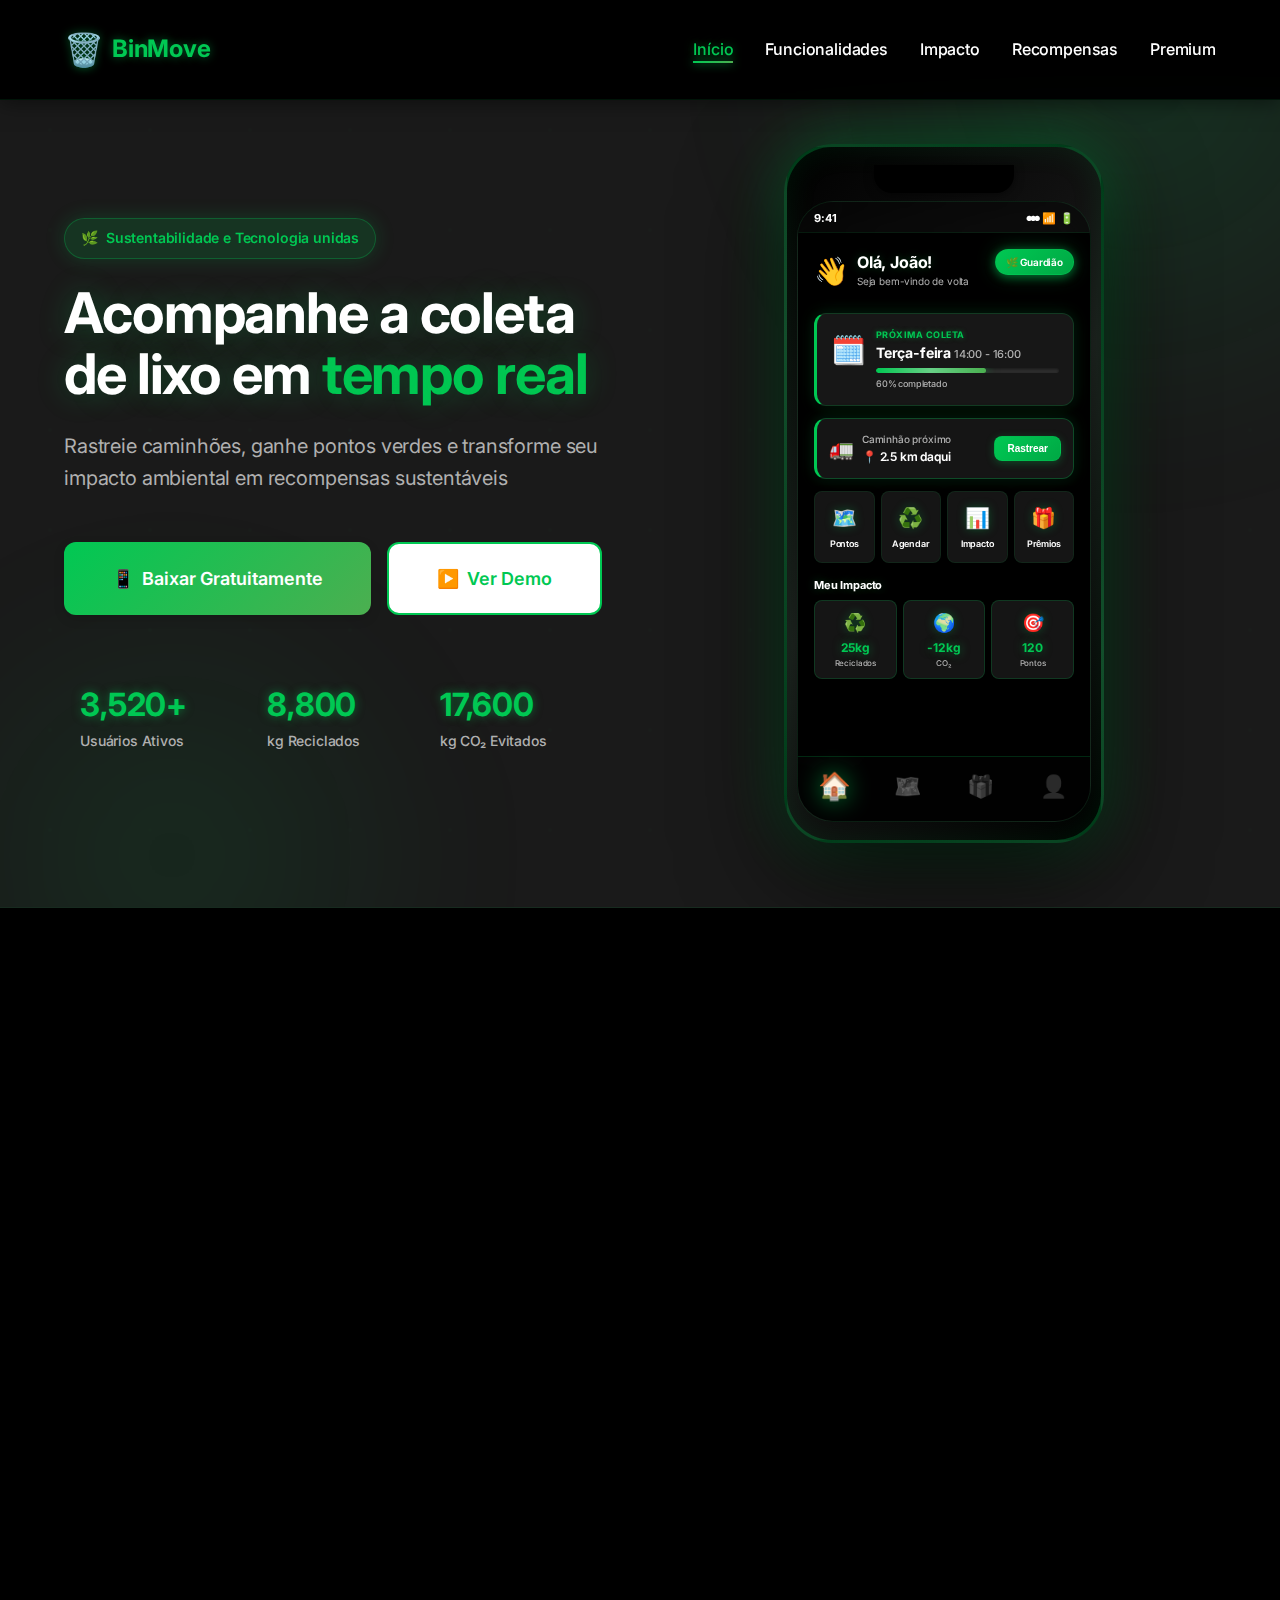
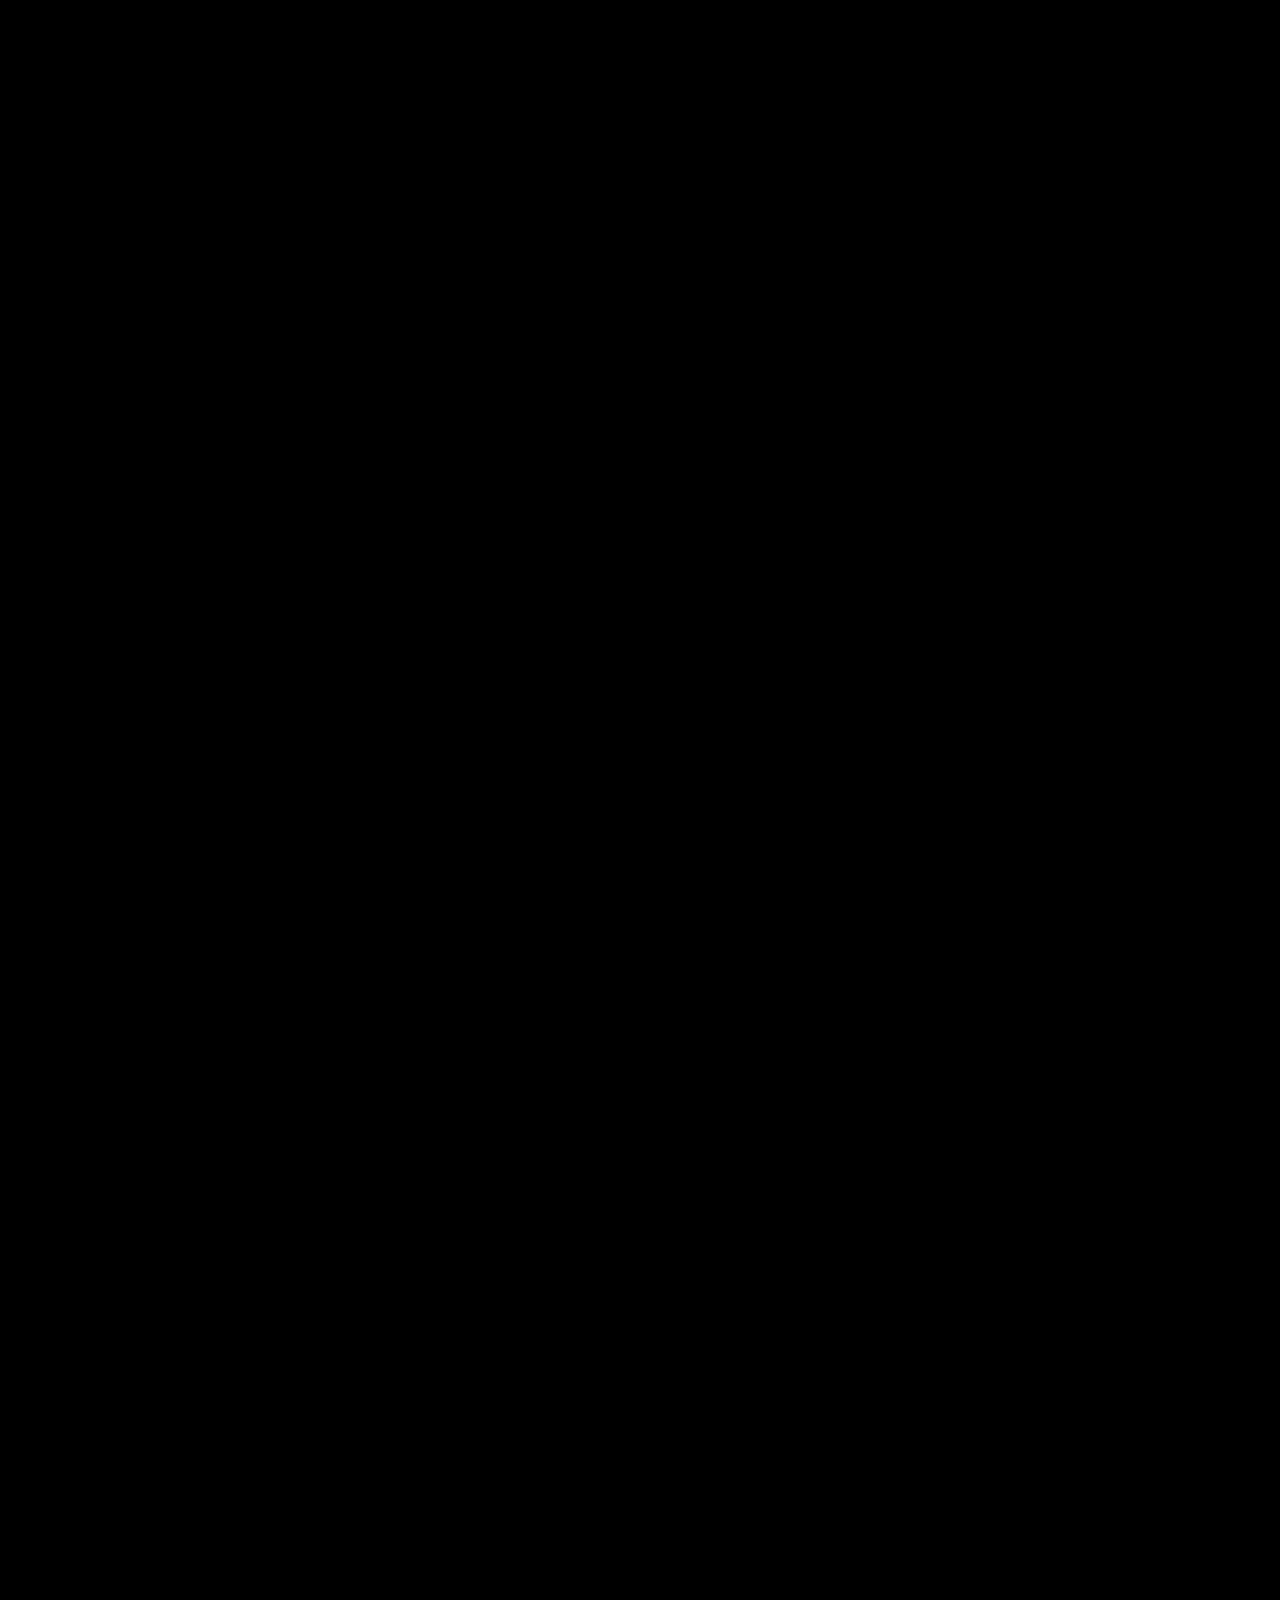
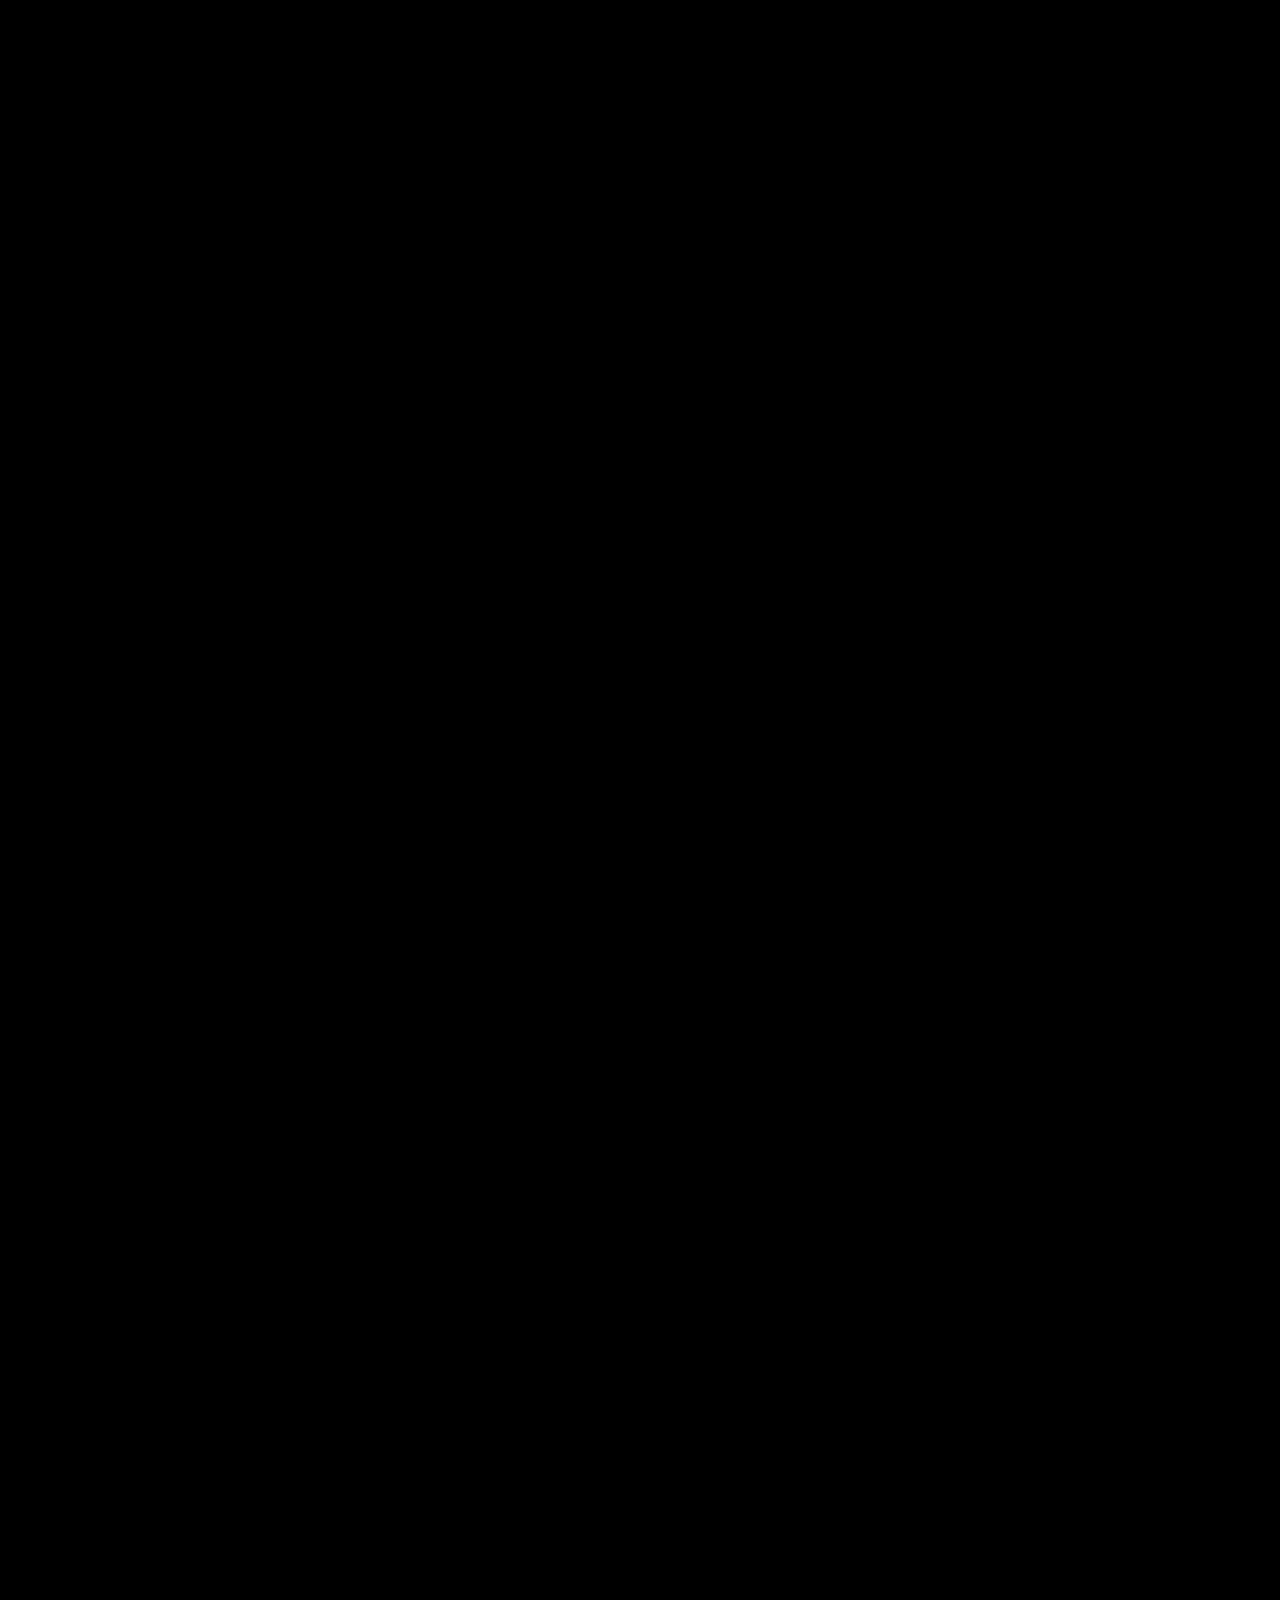
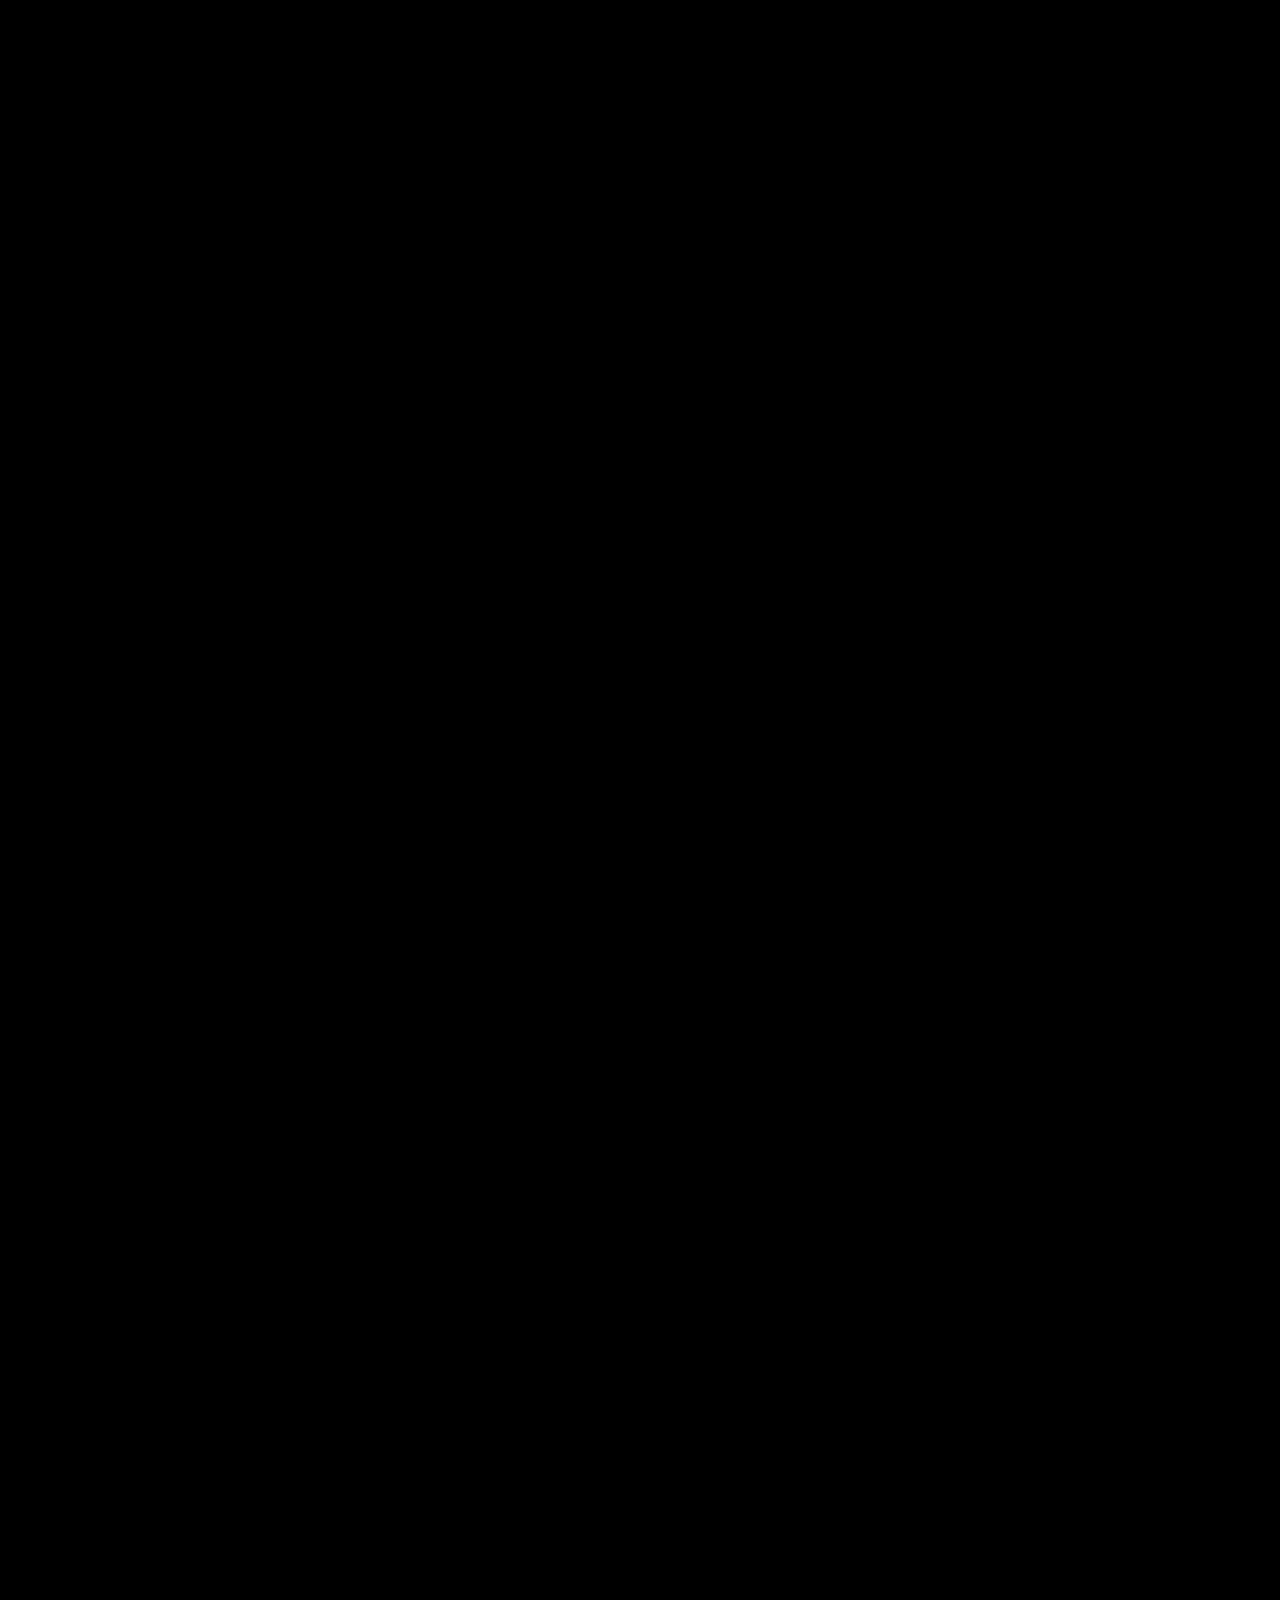
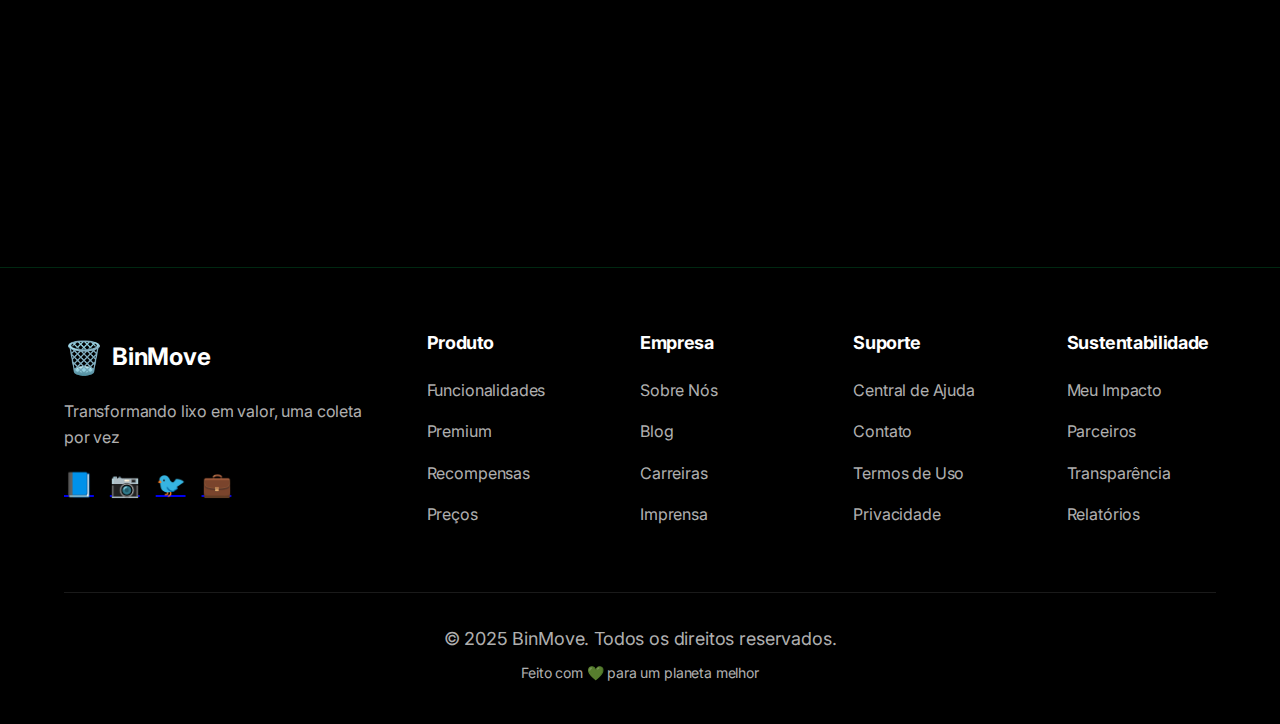
<file: index-mobile.html>
﻿<!DOCTYPE html>
<html lang="pt-BR">
<head>
    <meta charset="UTF-8">
    <meta name="viewport" content="width=device-width, initial-scale=1.0, maximum-scale=5.0, user-scalable=yes">
    <meta name="mobile-web-app-capable" content="yes">
    <meta name="apple-mobile-web-app-capable" content="yes">
    <meta name="apple-mobile-web-app-status-bar-style" content="black-translucent">
    <meta name="description" content="BinMove - Sistema sustentável de coleta de lixo com rastreamento em tempo real">
    <title>BinMove - Transformando Lixo em Valor</title>
    
    <!-- Meta Tags Open Graph -->
    <meta property="og:title" content="BinMove - Transformando Lixo em Valor">
    <meta property="og:description" content="Rastreie caminhões, ganhe pontos verdes e transforme seu impacto ambiental em recompensas sustentáveis">
    <meta property="og:type" content="website">
    <meta property="og:image" content="https://binmove.app/og-image.jpg">
    
    <!-- Twitter Card -->
    <meta name="twitter:card" content="summary_large_image">
    <meta name="twitter:title" content="BinMove - Transformando Lixo em Valor">
    <meta name="twitter:description" content="Sistema sustentável de coleta de lixo com rastreamento em tempo real">
    
    <!-- Favicon -->
    <link rel="icon" type="image/svg+xml" href="data:image/svg+xml,<svg xmlns='http://www.w3.org/2000/svg' viewBox='0 0 100 100'><text y='.9em' font-size='90'>🗑️</text></svg>">
    <link rel="preconnect" href="https://fonts.googleapis.com">
    <link rel="preconnect" href="https://fonts.gstatic.com" crossorigin>
    <link href="https://fonts.googleapis.com/css2?family=Inter:wght@300;400;500;600;700;800;900&display=swap" rel="stylesheet">
    <meta name="theme-color" content="#00C853">
    <style>
/* ========== CSS Variables ========== */
:root {
    --primary: #00C853;
    --primary-dark: #00A844;
    --primary-light: #4CAF50;
    --primary-darker: #008038;
    --secondary: #00C853;
    --accent: #00C853;
    --background: #0A0A0A;
    --surface: #FFFFFF;
    --surface-dark: #1A1A1A;
    --error: #F44336;
    --text: #FFFFFF;
    --text-dark: #000000;
    --text-secondary: #B0B0B0;
    --text-secondary-dark: #666666;
    --success: #00C853;
    --black: #000000;
    --black-light: #1A1A1A;
    --white: #FFFFFF;
    --green: #00C853;
    
    /* Typography */
    --font-family: 'Inter', -apple-system, BlinkMacSystemFont, 'Segoe UI', sans-serif;
    
    /* Spacing */
    --spacing-xs: 4px;
    --spacing-sm: 8px;
    --spacing-md: 16px;
    --spacing-lg: 24px;
    --spacing-xl: 32px;
    --spacing-2xl: 48px;
    --spacing-3xl: 64px;
    
    /* Border Radius */
    --radius-sm: 8px;
    --radius-md: 12px;
    --radius-lg: 16px;
    --radius-xl: 24px;
    --radius-full: 9999px;
    
    /* Shadows - Enhanced */
    --shadow-sm: 0 2px 4px rgba(0,0,0,0.08);
    --shadow-md: 0 4px 12px rgba(0,0,0,0.12);
    --shadow-lg: 0 10px 30px rgba(0,0,0,0.15);
    --shadow-xl: 0 20px 60px rgba(0,0,0,0.25);
    --shadow-glow: 0 0 20px rgba(0, 200, 83, 0.3);
    --shadow-glow-hover: 0 0 30px rgba(0, 200, 83, 0.5);
    
    /* Container */
    --container-width: 100%;
    --container-max-width: 1200px;
    
    /* Transitions */
    --transition-fast: 0.2s cubic-bezier(0.4, 0, 0.2, 1);
    --transition-base: 0.3s cubic-bezier(0.4, 0, 0.2, 1);
    --transition-slow: 0.5s cubic-bezier(0.4, 0, 0.2, 1);
}

/* ========== Reset & Base Styles ========== */
* {
    margin: 0;
    padding: 0;
    box-sizing: border-box;
}

html {
    scroll-behavior: smooth;
}

body {
    font-family: var(--font-family);
    background: var(--black);
    color: var(--text);
    line-height: 1.6;
    letter-spacing: -0.01em;
    overflow-x: hidden;
    -webkit-font-smoothing: antialiased;
    -moz-osx-font-smoothing: grayscale;
    opacity: 0;
    transition: opacity 0.5s ease;
}

body.loaded {
    opacity: 1;
}

/* Dark theme sections */
section {
    background: var(--black);
    color: var(--text);
}

section:nth-child(even) {
    background: var(--black-light);
}

.container {
    max-width: var(--container-max-width);
    width: 100%;
    margin: 0 auto;
    padding: 0 var(--spacing-md);
}

@media (min-width: 768px) {
    .container {
        padding: 0 var(--spacing-lg);
    }
}

/* ========== Typography ========== */
h1, h2, h3, h4, h5, h6 {
    font-weight: 700;
    line-height: 1.2;
    letter-spacing: -0.02em;
}

h1 { font-size: 3.5rem; }
h2 { font-size: 2.5rem; }
h3 { font-size: 1.75rem; }
h4 { font-size: 1.5rem; }

p {
    font-size: 1.125rem;
    line-height: 1.6;
    color: var(--text-secondary);
}

/* White text on dark backgrounds */
section h1, section h2, section h3, section h4 {
    color: var(--white);
}

section p {
    color: var(--text-secondary);
}

.gradient-text {
    background: linear-gradient(135deg, var(--primary), var(--secondary));
    -webkit-background-clip: text;
    -webkit-text-fill-color: transparent;
    background-clip: text;
}

/* ========== Buttons ========== */
.btn-primary,
.btn-secondary,
.btn-reward,
.btn-premium {
    font-family: var(--font-family);
    font-weight: 600;
    font-size: 1rem;
    padding: var(--spacing-md) var(--spacing-xl);
    border-radius: var(--radius-md);
    border: none;
    cursor: pointer;
    transition: all var(--transition-base);
    display: inline-flex;
    align-items: center;
    gap: var(--spacing-sm);
    text-decoration: none;
    position: relative;
    overflow: hidden;
}

.btn-primary {
    background: linear-gradient(135deg, var(--primary), var(--primary-light));
    color: white;
    box-shadow: var(--shadow-md);
}

.btn-primary::before {
    content: '';
    position: absolute;
    top: 50%;
    left: 50%;
    width: 0;
    height: 0;
    border-radius: 50%;
    background: rgba(255, 255, 255, 0.3);
    transform: translate(-50%, -50%);
    transition: width 0.6s, height 0.6s;
}

.btn-primary:hover::before {
    width: 300px;
    height: 300px;
}

.btn-primary:hover {
    background: linear-gradient(135deg, var(--primary-dark), var(--primary));
    transform: translateY(-3px) scale(1.02);
    box-shadow: var(--shadow-lg), var(--shadow-glow);
}

.btn-primary:active {
    transform: translateY(-1px) scale(1);
}

.btn-secondary {
    background: white;
    color: var(--primary);
    border: 2px solid var(--primary);
    position: relative;
}

.btn-secondary::after {
    content: '';
    position: absolute;
    top: 0;
    left: -100%;
    width: 100%;
    height: 100%;
    background: var(--primary);
    transition: left var(--transition-base);
    z-index: -1;
}

.btn-secondary:hover::after {
    left: 0;
}

.btn-secondary:hover {
    background: var(--primary);
    color: white;
    transform: translateY(-2px);
    box-shadow: var(--shadow-md);
}

.btn-large {
    padding: var(--spacing-lg) var(--spacing-2xl);
    font-size: 1.125rem;
}

.btn-reward {
    width: 100%;
    background: linear-gradient(135deg, var(--primary), var(--primary-light));
    color: white;
    padding: var(--spacing-md);
    position: relative;
    overflow: hidden;
}

.btn-reward::before {
    content: '';
    position: absolute;
    top: 0;
    left: -100%;
    width: 100%;
    height: 100%;
    background: linear-gradient(90deg, transparent, rgba(255, 255, 255, 0.3), transparent);
    transition: left 0.5s;
}

.btn-reward:hover::before {
    left: 100%;
}

.btn-reward:hover {
    background: linear-gradient(135deg, var(--primary-dark), var(--primary));
    transform: translateY(-2px);
    box-shadow: var(--shadow-md);
}

.btn-premium {
    width: 100%;
    background: linear-gradient(135deg, var(--accent), #FF9800);
    color: white;
    padding: var(--spacing-lg);
    font-size: 1.125rem;
    margin-top: var(--spacing-xl);
    position: relative;
    overflow: hidden;
}

.btn-premium::before {
    content: '';
    position: absolute;
    top: -50%;
    left: -50%;
    width: 200%;
    height: 200%;
    background: radial-gradient(circle, rgba(255, 255, 255, 0.3) 0%, transparent 70%);
    transform: scale(0);
    transition: transform 0.6s;
}

.btn-premium:hover::before {
    transform: scale(1);
}

.btn-premium:hover {
    background: linear-gradient(135deg, #FF9800, var(--accent));
    transform: translateY(-3px) scale(1.02);
    box-shadow: 0 10px 30px rgba(255, 111, 0, 0.4);
}

/* ========== Navigation ========== */
.navbar {
    background: rgba(0, 0, 0, 0.95);
    backdrop-filter: blur(20px);
    -webkit-backdrop-filter: blur(20px);
    box-shadow: 0 2px 20px rgba(0, 0, 0, 0.5);
    border-bottom: 1px solid rgba(0, 200, 83, 0.1);
    position: fixed;
    top: 0;
    left: 0;
    right: 0;
    z-index: 1000;
    transition: all var(--transition-base);
}

.navbar.scrolled {
    background: rgba(0, 0, 0, 0.98);
    box-shadow: 0 4px 30px rgba(0, 0, 0, 0.8), 0 0 20px rgba(0, 200, 83, 0.2);
    padding: var(--spacing-sm) 0;
}

.navbar .container {
    display: flex;
    align-items: center;
    justify-content: space-between;
    padding: var(--spacing-lg);
}

.nav-brand {
    display: flex;
    align-items: center;
    gap: var(--spacing-sm);
    font-size: 1.5rem;
    font-weight: 700;
    color: var(--green);
    text-shadow: 0 0 10px rgba(0, 200, 83, 0.5);
}

.logo {
    font-size: 2rem;
}

.nav-menu {
    display: flex;
    list-style: none;
    gap: var(--spacing-xl);
    align-items: center;
}

.nav-link {
    text-decoration: none;
    color: var(--white);
    font-weight: 500;
    transition: all var(--transition-base);
    position: relative;
    padding: var(--spacing-xs) 0;
}

.nav-link::before {
    content: '';
    position: absolute;
    bottom: 0;
    left: 50%;
    width: 0;
    height: 2px;
    background: linear-gradient(90deg, var(--green), var(--primary-light));
    box-shadow: 0 0 10px var(--green);
    transform: translateX(-50%);
    transition: width var(--transition-base);
}

.nav-link:hover::before,
.nav-link.active::before {
    width: 100%;
}

.nav-link:hover,
.nav-link.active {
    color: var(--green);
    text-shadow: 0 0 10px rgba(0, 200, 83, 0.5);
    transform: translateY(-2px);
}

.nav-cta {
    display: none;
}

.menu-toggle {
    display: none;
    flex-direction: column;
    background: none;
    border: none;
    cursor: pointer;
    padding: var(--spacing-sm);
}

.menu-toggle span {
    width: 25px;
    height: 3px;
    background: var(--primary);
    margin: 3px 0;
    transition: all 0.3s ease;
}

/* ========== Hero Section ========== */
.hero {
    margin-top: 80px;
    padding: var(--spacing-3xl) 0;
    position: relative;
    overflow: hidden;
    background: linear-gradient(135deg, #000000 0%, #0A0A0A 50%, #000000 100%);
    border-bottom: 1px solid rgba(0, 200, 83, 0.1);
}

.hero::before {
    content: '';
    position: absolute;
    top: -50%;
    right: -20%;
    width: 800px;
    height: 800px;
    background: radial-gradient(circle, rgba(0, 200, 83, 0.15) 0%, transparent 70%);
    border-radius: 50%;
    animation: float 20s ease-in-out infinite;
    filter: blur(60px);
}

.hero::after {
    content: '';
    position: absolute;
    bottom: -30%;
    left: -10%;
    width: 600px;
    height: 600px;
    background: radial-gradient(circle, rgba(0, 200, 83, 0.1) 0%, transparent 70%);
    border-radius: 50%;
    animation: float 15s ease-in-out infinite reverse;
    filter: blur(60px);
}

.hero-background {
    position: absolute;
    top: 0;
    left: 0;
    right: 0;
    bottom: 0;
    opacity: 0.05;
    background: url('data:image/svg+xml,<svg width="100" height="100" xmlns="http://www.w3.org/2000/svg"><circle cx="50" cy="50" r="2" fill="%2300C853" opacity="0.3"/></svg>');
    animation: backgroundMove 20s linear infinite;
}

@keyframes backgroundMove {
    from { transform: translate(0, 0); }
    to { transform: translate(100px, 100px); }
}

@keyframes float {
    0%, 100% { transform: translate(0, 0) scale(1); }
    50% { transform: translate(30px, -30px) scale(1.1); }
}

.hero .container {
    display: grid;
    grid-template-columns: 1fr 1fr;
    gap: var(--spacing-3xl);
    align-items: center;
    position: relative;
    z-index: 1;
}

.hero-content {
    animation: fadeInLeft 1s ease;
}

@keyframes fadeInLeft {
    from {
        opacity: 0;
        transform: translateX(-30px);
    }
    to {
        opacity: 1;
        transform: translateX(0);
    }
}

.hero-badge {
    display: inline-flex;
    align-items: center;
    gap: var(--spacing-sm);
    background: rgba(0, 200, 83, 0.15);
    border: 1px solid rgba(0, 200, 83, 0.3);
    color: var(--green);
    padding: var(--spacing-sm) var(--spacing-md);
    border-radius: var(--radius-full);
    font-size: 0.875rem;
    font-weight: 600;
    margin-bottom: var(--spacing-lg);
    animation: slideInDown 0.6s ease 0.2s both;
    position: relative;
    overflow: hidden;
    box-shadow: 0 0 20px rgba(0, 200, 83, 0.2);
    backdrop-filter: blur(10px);
    -webkit-backdrop-filter: blur(10px);
}

.hero-badge::before {
    content: '';
    position: absolute;
    top: 0;
    left: -100%;
    width: 100%;
    height: 100%;
    background: linear-gradient(90deg, transparent, rgba(255, 255, 255, 0.3), transparent);
    animation: shimmer-badge 3s infinite;
}

@keyframes shimmer-badge {
    0% {
        left: -100%;
    }
    100% {
        left: 100%;
    }
}

@keyframes slideInDown {
    from {
        opacity: 0;
        transform: translateY(-20px);
    }
    to {
        opacity: 1;
        transform: translateY(0);
    }
}

.hero-title {
    font-size: 3.5rem;
    margin-bottom: var(--spacing-lg);
    line-height: 1.1;
    color: var(--white);
    text-shadow: 0 0 30px rgba(0, 200, 83, 0.3);
}

.hero-description {
    font-size: 1.25rem;
    margin-bottom: var(--spacing-2xl);
    color: var(--text-secondary);
}

.hero-actions {
    display: flex;
    gap: var(--spacing-md);
    margin-bottom: var(--spacing-2xl);
    flex-wrap: wrap;
}

.hero-stats {
    display: flex;
    gap: var(--spacing-2xl);
}

.stat-item {
    display: flex;
    flex-direction: column;
    transition: all var(--transition-base);
    padding: var(--spacing-md);
    border-radius: var(--radius-md);
}

.stat-item:hover {
    background: rgba(0, 200, 83, 0.1);
    transform: translateY(-4px);
    border: 1px solid rgba(0, 200, 83, 0.3);
}

.stat-value {
    font-size: 2rem;
    font-weight: 700;
    color: var(--green);
    transition: all var(--transition-base);
    text-shadow: 0 0 10px rgba(0, 200, 83, 0.5);
}

.stat-item:hover .stat-value {
    transform: scale(1.1);
    color: var(--primary-light);
    text-shadow: 0 0 20px rgba(0, 200, 83, 0.8);
}

.stat-label {
    font-size: 0.875rem;
    color: var(--text-secondary);
    font-weight: 500;
}

/* Phone Mockup */
.hero-visual {
    animation: fadeInRight 1s ease;
}

@keyframes fadeInRight {
    from {
        opacity: 0;
        transform: translateX(30px);
    }
    to {
        opacity: 1;
        transform: translateX(0);
    }
}

.phone-mockup {
    position: relative;
    display: flex;
    justify-content: center;
    align-items: center;
    perspective: 1200px;
    width: 100%;
    max-width: 100%;
}

.phone-frame {
    background: linear-gradient(135deg, #000000 0%, #1A1A1A 50%, #000000 100%);
    border: 3px solid rgba(0, 200, 83, 0.3);
    border-radius: 48px;
    padding: 18px 10px;
    box-shadow: 
        0 30px 100px rgba(0, 0, 0, 0.8),
        0 0 60px rgba(0, 200, 83, 0.4),
        inset 0 0 30px rgba(0, 200, 83, 0.1);
    width: 100%;
    max-width: 320px;
    min-width: 280px;
    position: relative;
    transition: box-shadow 0.3s ease, border-color 0.3s ease, transform 0.3s ease;
    transform-style: preserve-3d;
    will-change: transform;
    margin: 0 auto;
}

@media (max-width: 768px) {
    .phone-frame {
        max-width: 300px;
        min-width: 280px;
        padding: 16px 8px;
    }
}

@media (max-width: 480px) {
    .phone-frame {
        max-width: 280px;
        min-width: 260px;
        padding: 14px 6px;
        border-radius: 40px;
    }
}

@media (max-width: 360px) {
    .phone-frame {
        max-width: 260px;
        min-width: 240px;
        padding: 12px 5px;
    }
}

.phone-mockup:not(:hover) .phone-frame {
    animation: phoneFloat 4s ease-in-out infinite;
}

/* Touch device optimizations */
@media (hover: none) and (pointer: coarse) {
    .phone-mockup .phone-frame {
        animation: phoneFloat 4s ease-in-out infinite;
    }
    
    .phone-mockup:hover .phone-frame::before {
        opacity: 0;
    }
    
    .phone-mockup:hover .phone-frame {
        transform: none;
    }
    
    /* Disable hover effects on touch devices */
    .feature-card:hover,
    .reward-card:hover,
    .quick-action-item:hover,
    .mini-stat:hover {
        transform: none;
    }
}

.phone-frame::before {
    content: '';
    position: absolute;
    top: -4px;
    left: -4px;
    right: -4px;
    bottom: -4px;
    background: linear-gradient(135deg, var(--green), var(--primary-light), var(--green));
    border-radius: 52px;
    z-index: -1;
    opacity: 0;
    transition: opacity 0.5s;
    filter: blur(20px);
}

.phone-mockup:hover .phone-frame::before {
    opacity: 0.6;
    animation: pulse-glow 2s ease-in-out infinite;
}

.phone-mockup:hover .phone-frame {
    transform: translateY(-15px) scale(1.02);
    box-shadow: 
        0 40px 120px rgba(0, 0, 0, 0.9),
        0 0 80px rgba(0, 200, 83, 0.6),
        inset 0 0 40px rgba(0, 200, 83, 0.2);
    border-color: rgba(0, 200, 83, 0.6);
}

@keyframes pulse-glow {
    0%, 100% {
        opacity: 0.4;
        transform: scale(1);
    }
    50% {
        opacity: 0.8;
        transform: scale(1.05);
    }
}

@keyframes phoneFloat {
    0%, 100% { 
        transform: translateY(0) rotateY(0deg) rotateX(0deg);
    }
    25% {
        transform: translateY(-8px) rotateY(1deg) rotateX(1deg);
    }
    50% { 
        transform: translateY(-12px) rotateY(0deg) rotateX(0deg);
    }
    75% {
        transform: translateY(-8px) rotateY(-1deg) rotateX(-1deg);
    }
}

.phone-notch {
    background: #000000;
    width: 140px;
    height: 28px;
    border-radius: 0 0 18px 18px;
    margin: 0 auto 8px auto;
    position: relative;
    box-shadow: 0 2px 10px rgba(0, 0, 0, 0.5);
}

.phone-screen {
    background: linear-gradient(135deg, #0A0A0A 0%, #1A1A1A 50%, #0A0A0A 100%);
    border-radius: 36px;
    overflow: hidden;
    aspect-ratio: 9/19;
    display: flex;
    flex-direction: column;
    position: relative;
    border: 1px solid rgba(0, 200, 83, 0.1);
    box-shadow: inset 0 0 30px rgba(0, 0, 0, 0.5);
    min-height: 500px;
}

@media (max-width: 480px) {
    .phone-screen {
        border-radius: 32px;
        min-height: 450px;
    }
}

@media (max-width: 360px) {
    .phone-screen {
        border-radius: 28px;
        min-height: 400px;
    }
}

.phone-status-bar {
    background: rgba(0, 0, 0, 0.3);
    padding: 8px 16px 4px 16px;
    display: flex;
    justify-content: space-between;
    align-items: center;
    font-size: 11px;
    font-weight: 600;
    color: var(--white);
    flex-shrink: 0;
    backdrop-filter: blur(10px);
    -webkit-backdrop-filter: blur(10px);
    border-bottom: 1px solid rgba(0, 200, 83, 0.1);
}

.phone-status-bar .time {
    font-weight: 700;
}

.status-icons {
    display: flex;
    gap: 4px;
    align-items: center;
    font-size: 11px;
}

.status-icons .signal {
    font-size: 7px;
    letter-spacing: -2px;
}

.status-icons .wifi,
.status-icons .battery {
    font-size: 11px;
}

.mockup-content {
    flex: 1;
    background: #000000;
    padding: 16px;
    display: flex;
    flex-direction: column;
    gap: 12px;
    overflow-y: auto;
    overflow-x: hidden;
    min-height: 0;
    scroll-behavior: smooth;
    -webkit-overflow-scrolling: touch;
}

@media (max-width: 480px) {
    .mockup-content {
        padding: 12px;
        gap: 10px;
    }
}

@media (max-width: 360px) {
    .mockup-content {
        padding: 10px;
        gap: 8px;
    }
}

.mockup-content::-webkit-scrollbar {
    width: 4px;
}

.mockup-content::-webkit-scrollbar-track {
    background: rgba(0, 0, 0, 0.3);
    border-radius: 2px;
}

.mockup-content::-webkit-scrollbar-thumb {
    background: rgba(0, 200, 83, 0.5);
    border-radius: 2px;
    box-shadow: 0 0 10px rgba(0, 200, 83, 0.3);
}

.mockup-content::-webkit-scrollbar-thumb:hover {
    background: rgba(0, 200, 83, 0.7);
}

.mockup-header {
    display: flex;
    justify-content: space-between;
    align-items: flex-start;
    margin-bottom: 8px;
}

.greeting {
    display: flex;
    gap: 8px;
    align-items: center;
}

.greeting-emoji {
    font-size: 28px;
}

.greeting-text {
    font-size: 16px;
    font-weight: 700;
    color: var(--white);
    line-height: 1.2;
    text-shadow: 0 0 10px rgba(0, 200, 83, 0.3);
}

.greeting-subtext {
    font-size: 10px;
    color: var(--text-secondary);
    font-weight: 400;
    margin-top: 1px;
}

.mockup-header .patent-badge {
    background: linear-gradient(135deg, var(--green), var(--primary-dark));
    color: var(--white);
    padding: 4px 10px;
    border-radius: var(--radius-full);
    font-size: 10px;
    font-weight: 600;
    box-shadow: 0 2px 10px rgba(0, 200, 83, 0.5), 0 0 20px rgba(0, 200, 83, 0.3);
    border: 1px solid rgba(0, 200, 83, 0.5);
    animation: glow-pulse 2s ease-in-out infinite;
}

@keyframes glow-pulse {
    0%, 100% {
        box-shadow: 0 2px 10px rgba(0, 200, 83, 0.5), 0 0 20px rgba(0, 200, 83, 0.3);
    }
    50% {
        box-shadow: 0 2px 15px rgba(0, 200, 83, 0.7), 0 0 30px rgba(0, 200, 83, 0.5);
    }
}

.mockup-card {
    background: rgba(26, 26, 26, 0.8);
    border: 1px solid rgba(0, 200, 83, 0.2);
    padding: 14px;
    border-radius: var(--radius-md);
    box-shadow: 0 2px 8px rgba(0, 0, 0, 0.5), 0 0 10px rgba(0, 200, 83, 0.1);
    display: flex;
    gap: 10px;
    transition: all var(--transition-base);
    backdrop-filter: blur(10px);
    -webkit-backdrop-filter: blur(10px);
}

.mockup-card:hover {
    transform: translateY(-2px);
    border-color: rgba(0, 200, 83, 0.4);
    box-shadow: 0 4px 12px rgba(0, 0, 0, 0.7), 0 0 20px rgba(0, 200, 83, 0.2);
}

.mockup-card.primary-card {
    background: rgba(26, 26, 26, 0.9);
    border-left: 3px solid var(--green);
    box-shadow: 0 2px 8px rgba(0, 0, 0, 0.5), 0 0 15px rgba(0, 200, 83, 0.2);
}

.card-icon {
    font-size: 28px;
    flex-shrink: 0;
}

.card-content {
    flex: 1;
}

.card-label {
    font-size: 9px;
    color: var(--green);
    font-weight: 700;
    text-transform: uppercase;
    letter-spacing: 0.5px;
    margin-bottom: 2px;
    text-shadow: 0 0 5px rgba(0, 200, 83, 0.5);
}

.card-time {
    font-size: 14px;
    font-weight: 700;
    margin: 2px 0 6px 0;
    color: var(--white);
    line-height: 1.2;
}

.card-time-small {
    font-size: 11px;
    font-weight: 500;
    color: var(--text-secondary);
}

.progress-bar-container {
    margin-top: 6px;
}

.progress-bar {
    background: rgba(255, 255, 255, 0.1);
    height: 5px;
    border-radius: 3px;
    overflow: hidden;
    box-shadow: inset 0 1px 3px rgba(0, 0, 0, 0.5);
}

.progress-fill {
    background: linear-gradient(90deg, var(--green), var(--primary-light));
    height: 100%;
    width: 60%;
    border-radius: 3px;
    animation: progressAnimation 2s ease;
    box-shadow: 0 0 10px rgba(0, 200, 83, 0.6), 0 0 20px rgba(0, 200, 83, 0.3);
    position: relative;
}

.progress-fill::after {
    content: '';
    position: absolute;
    top: 0;
    left: 0;
    right: 0;
    bottom: 0;
    background: linear-gradient(90deg, transparent, rgba(255, 255, 255, 0.3), transparent);
    animation: shimmer-progress 2s infinite;
}

@keyframes shimmer-progress {
    0% {
        transform: translateX(-100%);
    }
    100% {
        transform: translateX(100%);
    }
}

@keyframes progressAnimation {
    from { width: 0; }
    to { width: 60%; }
}

.progress-text {
    font-size: 9px;
    color: var(--text-secondary);
    margin-top: 4px;
    font-weight: 500;
}

.mockup-tracker-card {
    background: rgba(26, 26, 26, 0.8);
    border: 1px solid rgba(0, 200, 83, 0.3);
    border-left: 3px solid var(--green);
    border-radius: var(--radius-md);
    padding: 12px;
    display: flex;
    justify-content: space-between;
    align-items: center;
    box-shadow: 0 2px 8px rgba(0, 0, 0, 0.5), 0 0 15px rgba(0, 200, 83, 0.2);
    transition: all var(--transition-base);
    backdrop-filter: blur(10px);
    -webkit-backdrop-filter: blur(10px);
}

.mockup-tracker-card:hover {
    transform: translateX(4px);
    border-color: rgba(0, 200, 83, 0.5);
    box-shadow: 0 4px 12px rgba(0, 0, 0, 0.7), 0 0 25px rgba(0, 200, 83, 0.3);
}

.tracker-info {
    display: flex;
    gap: 8px;
    align-items: center;
}

.tracker-icon {
    font-size: 20px;
}

.tracker-label {
    font-size: 10px;
    color: var(--text-secondary);
    font-weight: 500;
}

.tracker-distance {
    font-size: 12px;
    font-weight: 600;
    color: var(--white);
}

.tracker-btn {
    background: linear-gradient(135deg, var(--green), var(--primary-dark));
    color: var(--white);
    border: 1px solid rgba(0, 200, 83, 0.3);
    padding: 6px 12px;
    border-radius: var(--radius-sm);
    font-size: 10px;
    font-weight: 600;
    cursor: pointer;
    transition: all var(--transition-base);
    box-shadow: 0 2px 8px rgba(0, 200, 83, 0.3);
}

.tracker-btn:hover {
    background: linear-gradient(135deg, var(--primary-light), var(--green));
    box-shadow: 0 4px 12px rgba(0, 200, 83, 0.5);
    transform: scale(1.05);
}

.tracker-btn:active {
    transform: scale(0.98);
}

.mockup-quick-actions {
    display: grid;
    grid-template-columns: repeat(4, 1fr);
    gap: 6px;
}

.quick-action-item {
    background: rgba(26, 26, 26, 0.8);
    border: 1px solid rgba(0, 200, 83, 0.1);
    padding: 10px 6px;
    border-radius: var(--radius-sm);
    text-align: center;
    box-shadow: 0 2px 6px rgba(0, 0, 0, 0.5);
    transition: all var(--transition-base);
    cursor: pointer;
    backdrop-filter: blur(10px);
    -webkit-backdrop-filter: blur(10px);
}

.quick-action-item:hover {
    background: rgba(0, 200, 83, 0.1);
    border-color: rgba(0, 200, 83, 0.4);
    transform: translateY(-2px) scale(1.05);
    box-shadow: 0 4px 12px rgba(0, 0, 0, 0.7), 0 0 15px rgba(0, 200, 83, 0.2);
}

.quick-action-icon {
    font-size: 20px;
    margin-bottom: 3px;
    transition: transform var(--transition-base);
    filter: drop-shadow(0 0 5px rgba(0, 200, 83, 0.3));
}

.quick-action-item:hover .quick-action-icon {
    transform: scale(1.2) rotate(5deg);
}

.quick-action-label {
    font-size: 9px;
    color: var(--white);
    font-weight: 600;
}

.mockup-stats-container {
    margin-top: 2px;
}

.stats-title {
    font-size: 11px;
    font-weight: 700;
    color: var(--white);
    margin-bottom: 6px;
    text-shadow: 0 0 10px rgba(0, 200, 83, 0.3);
}

.mockup-stats {
    display: grid;
    grid-template-columns: repeat(3, 1fr);
    gap: 6px;
}

.mini-stat {
    background: rgba(26, 26, 26, 0.8);
    border: 1px solid rgba(0, 200, 83, 0.2);
    padding: 8px 6px;
    border-radius: var(--radius-sm);
    display: flex;
    flex-direction: column;
    align-items: center;
    text-align: center;
    box-shadow: 0 2px 6px rgba(0, 0, 0, 0.5);
    transition: all var(--transition-base);
    backdrop-filter: blur(10px);
    -webkit-backdrop-filter: blur(10px);
}

.mini-stat:hover {
    background: rgba(0, 200, 83, 0.1);
    border-color: rgba(0, 200, 83, 0.4);
    transform: translateY(-2px) scale(1.05);
    box-shadow: 0 4px 12px rgba(0, 0, 0, 0.7), 0 0 15px rgba(0, 200, 83, 0.2);
}

.stat-emoji {
    font-size: 18px;
    margin-bottom: 3px;
    filter: drop-shadow(0 0 5px rgba(0, 200, 83, 0.3));
    transition: transform var(--transition-base);
}

.mini-stat:hover .stat-emoji {
    transform: scale(1.2) rotate(5deg);
}

.stat-num {
    font-size: 12px;
    font-weight: 700;
    color: var(--green);
    line-height: 1.2;
    text-shadow: 0 0 10px rgba(0, 200, 83, 0.5);
}

.stat-text {
    font-size: 8px;
    color: var(--text-secondary);
    font-weight: 500;
    margin-top: 2px;
}

.phone-nav-bar {
    background: rgba(0, 0, 0, 0.9);
    border-top: 1px solid rgba(0, 200, 83, 0.2);
    padding: 12px 0 16px 0;
    display: flex;
    justify-content: space-around;
    align-items: center;
    flex-shrink: 0;
    backdrop-filter: blur(20px);
    -webkit-backdrop-filter: blur(20px);
    box-shadow: 0 -2px 10px rgba(0, 0, 0, 0.5);
}

.nav-item-icon {
    font-size: 22px;
    opacity: 0.4;
    transition: all var(--transition-base);
    cursor: pointer;
    filter: grayscale(1);
}

.nav-item-icon:hover {
    opacity: 0.7;
    transform: scale(1.1);
    filter: grayscale(0.5) drop-shadow(0 0 5px rgba(0, 200, 83, 0.3));
}

.nav-item-icon.active {
    opacity: 1;
    transform: scale(1.2);
    filter: grayscale(0) drop-shadow(0 0 10px rgba(0, 200, 83, 0.6));
}

/* ========== Section Styles ========== */
section {
    padding: var(--spacing-3xl) 0;
}

.section-header {
    text-align: center;
    margin-bottom: var(--spacing-3xl);
}

.section-header.align-left {
    text-align: left;
}

.section-title {
    font-size: 2.5rem;
    margin-bottom: var(--spacing-md);
    color: var(--text);
}

.section-subtitle {
    font-size: 1.125rem;
    color: var(--text-secondary);
    max-width: 600px;
    margin: 0 auto;
}

.section-header.align-left .section-subtitle {
    margin: 0;
}

/* ========== Features Section ========== */
.features {
    background: var(--black-light);
}

.features-grid {
    display: grid;
    grid-template-columns: repeat(auto-fit, minmax(300px, 1fr));
    gap: var(--spacing-xl);
}

.feature-card {
    background: rgba(26, 26, 26, 0.8);
    border: 1px solid rgba(0, 200, 83, 0.2);
    padding: var(--spacing-2xl);
    border-radius: var(--radius-lg);
    box-shadow: 0 4px 20px rgba(0, 0, 0, 0.5);
    transition: all var(--transition-base);
    position: relative;
    overflow: hidden;
    backdrop-filter: blur(10px);
    -webkit-backdrop-filter: blur(10px);
}

.feature-card::before {
    content: '';
    position: absolute;
    top: 0;
    left: -100%;
    width: 100%;
    height: 100%;
    background: linear-gradient(90deg, transparent, rgba(0, 200, 83, 0.1), transparent);
    transition: left 0.5s;
}

.feature-card:hover::before {
    left: 100%;
}

.feature-card:hover {
    transform: translateY(-12px) scale(1.02);
    box-shadow: 0 10px 40px rgba(0, 0, 0, 0.8), 0 0 30px rgba(0, 200, 83, 0.3);
    border-color: var(--green);
    background: rgba(0, 200, 83, 0.05);
}

.feature-icon {
    font-size: 3rem;
    margin-bottom: var(--spacing-lg);
    transition: all var(--transition-base);
    display: inline-block;
}

.feature-card:hover .feature-icon {
    transform: scale(1.2) rotate(5deg);
    filter: drop-shadow(0 4px 8px rgba(0, 200, 83, 0.3));
}

.feature-title {
    font-size: 1.5rem;
    margin-bottom: var(--spacing-md);
    color: var(--white);
    text-shadow: 0 0 10px rgba(0, 200, 83, 0.3);
}

.feature-description {
    color: var(--text-secondary);
    line-height: 1.6;
}

/* ========== Impact Section ========== */
.impact {
    background: var(--black);
}

.impact-grid {
    display: grid;
    grid-template-columns: 1fr 1fr;
    gap: var(--spacing-3xl);
    align-items: center;
}

.impact-list {
    display: flex;
    flex-direction: column;
    gap: var(--spacing-xl);
}

.impact-item {
    display: flex;
    gap: var(--spacing-lg);
}

.impact-icon {
    font-size: 2.5rem;
    flex-shrink: 0;
}

.impact-info h4 {
    font-size: 1.25rem;
    margin-bottom: var(--spacing-sm);
    color: var(--text);
}

.impact-visual {
    display: flex;
    justify-content: center;
}

.impact-card.large {
    background: rgba(26, 26, 26, 0.9);
    border: 1px solid rgba(0, 200, 83, 0.3);
    padding: var(--spacing-2xl);
    border-radius: var(--radius-xl);
    box-shadow: 0 10px 40px rgba(0, 0, 0, 0.8), 0 0 30px rgba(0, 200, 83, 0.2);
    max-width: 500px;
    width: 100%;
    transition: all var(--transition-base);
    position: relative;
    overflow: hidden;
    backdrop-filter: blur(10px);
    -webkit-backdrop-filter: blur(10px);
}

.impact-card.large::after {
    content: '';
    position: absolute;
    top: 0;
    left: 0;
    right: 0;
    height: 4px;
    background: linear-gradient(90deg, var(--primary), var(--secondary));
    transform: scaleX(0);
    transform-origin: left;
    transition: transform var(--transition-slow);
}

.impact-card.large:hover::after {
    transform: scaleX(1);
}

.impact-card.large:hover {
    transform: translateY(-8px);
    box-shadow: var(--shadow-xl), var(--shadow-glow);
}

.impact-header {
    display: flex;
    align-items: center;
    gap: var(--spacing-md);
    margin-bottom: var(--spacing-2xl);
    padding-bottom: var(--spacing-lg);
    border-bottom: 2px solid var(--background);
}

.card-emoji {
    font-size: 2.5rem;
}

.card-title {
    font-size: 1.25rem;
    font-weight: 600;
    color: var(--white);
}

.card-period {
    font-size: 0.875rem;
    color: var(--text-secondary);
}

.impact-metrics {
    display: grid;
    grid-template-columns: repeat(2, 1fr);
    gap: var(--spacing-lg);
}

.metric {
    text-align: center;
}

.metric-emoji {
    font-size: 2rem;
    display: block;
    margin-bottom: var(--spacing-sm);
}

.metric-value {
    font-size: 1.5rem;
    font-weight: 700;
    color: var(--green);
    margin-bottom: var(--spacing-xs);
    text-shadow: 0 0 10px rgba(0, 200, 83, 0.5);
}

.metric-label {
    font-size: 0.875rem;
    color: var(--text-secondary);
    font-weight: 500;
}

/* ========== Ranks Section ========== */
.ranks {
    background: var(--black-light);
}

.ranks-timeline {
    display: flex;
    justify-content: space-between;
    align-items: center;
    flex-wrap: wrap;
    gap: var(--spacing-lg);
    position: relative;
}

.ranks-timeline::before {
    content: '';
    position: absolute;
    top: 50%;
    left: 10%;
    right: 10%;
    height: 2px;
    background: linear-gradient(90deg, var(--primary), var(--secondary));
    z-index: 0;
}

.rank-item {
    display: flex;
    flex-direction: column;
    align-items: center;
    gap: var(--spacing-md);
    position: relative;
    z-index: 1;
    flex: 1;
    min-width: 150px;
}

.rank-badge {
    width: 80px;
    height: 80px;
    border-radius: 50%;
    background: white;
    border: 3px solid #E0E0E0;
    display: flex;
    align-items: center;
    justify-content: center;
    font-size: 2.5rem;
    position: relative;
    transition: all var(--transition-base);
    cursor: pointer;
}

.rank-badge:hover {
    transform: scale(1.15) rotate(5deg);
    box-shadow: var(--shadow-lg);
}

.rank-badge.current {
    border-color: var(--primary);
    background: linear-gradient(135deg, var(--primary), var(--secondary));
    transform: scale(1.1);
    box-shadow: 0 0 20px rgba(0, 200, 83, 0.3);
}

.current-badge {
    position: absolute;
    top: -8px;
    right: -8px;
    background: var(--accent);
    color: white;
    padding: 2px 8px;
    border-radius: var(--radius-full);
    font-size: 0.625rem;
    font-weight: 600;
}

.rank-badge.special {
    border-color: var(--accent);
    background: linear-gradient(135deg, var(--accent), #FF9800);
}

.rank-info {
    text-align: center;
}

.rank-info h4 {
    font-size: 1rem;
    margin-bottom: var(--spacing-xs);
    color: var(--white);
}

.rank-info p {
    font-size: 0.875rem;
    color: var(--text-secondary);
}

/* ========== Rewards Section ========== */
.rewards {
    background: var(--black);
}

.rewards-grid {
    display: grid;
    grid-template-columns: repeat(auto-fit, minmax(280px, 1fr));
    gap: var(--spacing-xl);
}

.reward-card {
    background: rgba(26, 26, 26, 0.8);
    border: 1px solid rgba(0, 200, 83, 0.2);
    padding: var(--spacing-2xl);
    border-radius: var(--radius-lg);
    box-shadow: 0 4px 20px rgba(0, 0, 0, 0.5);
    text-align: center;
    transition: all var(--transition-base);
    display: flex;
    flex-direction: column;
    gap: var(--spacing-md);
    position: relative;
    overflow: hidden;
    backdrop-filter: blur(10px);
    -webkit-backdrop-filter: blur(10px);
}

.reward-card::after {
    content: '';
    position: absolute;
    top: -50%;
    right: -50%;
    width: 200%;
    height: 200%;
    background: radial-gradient(circle, rgba(0, 200, 83, 0.1) 0%, transparent 70%);
    transform: scale(0);
    transition: transform 0.6s;
}

.reward-card:hover::after {
    transform: scale(1);
}

.reward-card:hover {
    transform: translateY(-12px) rotate(1deg);
    box-shadow: var(--shadow-xl), var(--shadow-glow);
}

.reward-icon {
    transition: transform var(--transition-base);
}

.reward-card:hover .reward-icon {
    transform: scale(1.2) rotate(5deg);
}

.reward-icon {
    font-size: 4rem;
}

.reward-card h3 {
    font-size: 1.25rem;
    margin-bottom: var(--spacing-sm);
    color: var(--white);
}

.reward-points {
    font-size: 1.125rem;
    font-weight: 600;
    color: var(--green);
    text-shadow: 0 0 10px rgba(0, 200, 83, 0.5);
}

/* ========== Premium Section ========== */
.premium {
    background: linear-gradient(135deg, var(--black) 0%, var(--black-light) 100%);
    color: var(--white);
    border-top: 1px solid rgba(0, 200, 83, 0.2);
    border-bottom: 1px solid rgba(0, 200, 83, 0.2);
}

.premium .container {
    max-width: 800px;
}

.premium-card {
    background: rgba(26, 26, 26, 0.9);
    border: 2px solid rgba(0, 200, 83, 0.3);
    padding: var(--spacing-3xl);
    border-radius: var(--radius-xl);
    text-align: center;
    box-shadow: 0 20px 60px rgba(0, 0, 0, 0.8), 0 0 40px rgba(0, 200, 83, 0.3);
    color: var(--white);
    position: relative;
    overflow: hidden;
    transition: all var(--transition-base);
    backdrop-filter: blur(10px);
    -webkit-backdrop-filter: blur(10px);
}

.premium-card::before {
    content: '';
    position: absolute;
    top: -50%;
    left: -50%;
    width: 200%;
    height: 200%;
    background: conic-gradient(from 0deg, transparent, rgba(0, 200, 83, 0.05), transparent 30%);
    animation: rotate 10s linear infinite;
}

@keyframes rotate {
    from { transform: rotate(0deg); }
    to { transform: rotate(360deg); }
}

.premium-card:hover {
    transform: translateY(-8px);
    box-shadow: 0 30px 80px rgba(0,0,0,0.2), var(--shadow-glow);
}

.premium-badge {
    display: inline-flex;
    align-items: center;
    gap: var(--spacing-sm);
    background: linear-gradient(135deg, var(--accent), #FF9800);
    color: white;
    padding: var(--spacing-sm) var(--spacing-lg);
    border-radius: var(--radius-full);
    font-size: 0.875rem;
    font-weight: 600;
    margin-bottom: var(--spacing-lg);
}

.premium-title {
    font-size: 2.5rem;
    margin-bottom: var(--spacing-md);
    color: var(--white);
    text-shadow: 0 0 20px rgba(0, 200, 83, 0.5);
}

.premium-subtitle {
    font-size: 1.125rem;
    color: var(--text-secondary);
    margin-bottom: var(--spacing-2xl);
}

.premium-price {
    display: flex;
    align-items: baseline;
    justify-content: center;
    gap: var(--spacing-sm);
    margin-bottom: var(--spacing-2xl);
}

.price-amount {
    font-size: 4rem;
    font-weight: 700;
    color: var(--green);
    text-shadow: 0 0 20px rgba(0, 200, 83, 0.6);
}

.price-period {
    font-size: 1.5rem;
    color: var(--text-secondary);
}

.premium-features {
    list-style: none;
    text-align: left;
    margin-bottom: var(--spacing-xl);
}

.premium-features li {
    display: flex;
    align-items: center;
    gap: var(--spacing-md);
    padding: var(--spacing-md);
    font-size: 1.125rem;
    color: var(--white);
}

.check-icon {
    color: var(--success);
    font-size: 1.5rem;
    font-weight: bold;
}

.trial-badge {
    text-align: center;
    color: var(--green);
    font-size: 0.875rem;
    margin-top: var(--spacing-lg);
    text-shadow: 0 0 10px rgba(0, 200, 83, 0.5);
}

/* ========== Events Section ========== */
.events {
    background: var(--black-light);
}

.events-content {
    display: grid;
    grid-template-columns: 1fr 1fr;
    gap: var(--spacing-3xl);
    align-items: center;
}

.event-visual {
    display: flex;
    justify-content: center;
    align-items: center;
    position: relative;
}

.event-icon-large {
    font-size: 10rem;
    opacity: 0.8;
    transition: all var(--transition-base);
    animation: float 6s ease-in-out infinite;
}

.event-visual:hover .event-icon-large {
    transform: scale(1.1) rotate(5deg);
    opacity: 1;
}

.event-decorations {
    position: absolute;
    width: 100%;
    height: 100%;
}

.decoration {
    position: absolute;
    font-size: 3rem;
    opacity: 0.2;
    animation: float 3s ease-in-out infinite;
}

.decoration:nth-child(1) {
    top: 0;
    left: 0;
    animation-delay: 0s;
}

.decoration:nth-child(2) {
    top: 50%;
    right: 0;
    animation-delay: 1s;
}

.decoration:nth-child(3) {
    bottom: 0;
    left: 50%;
    animation-delay: 2s;
}

@keyframes float {
    0%, 100% { transform: translateY(0); }
    50% { transform: translateY(-20px); }
}

.event-title {
    font-size: 3rem;
    margin-bottom: var(--spacing-lg);
    color: var(--white);
    text-shadow: 0 0 30px rgba(0, 200, 83, 0.5);
}

.event-description {
    font-size: 1.125rem;
    margin-bottom: var(--spacing-2xl);
    color: var(--text-secondary);
}

.event-details {
    display: flex;
    flex-direction: column;
    gap: var(--spacing-lg);
    margin-bottom: var(--spacing-xl);
}

.event-detail-item {
    display: flex;
    gap: var(--spacing-md);
    align-items: center;
}

.event-detail-item .event-icon {
    font-size: 2rem;
}

.detail-label {
    font-size: 0.875rem;
    color: var(--text-secondary);
    font-weight: 500;
}

.detail-value {
    font-size: 1.125rem;
    font-weight: 600;
    color: var(--white);
}

.event-note {
    background: rgba(0, 200, 83, 0.15);
    border: 1px solid rgba(0, 200, 83, 0.3);
    padding: var(--spacing-md);
    border-radius: var(--radius-md);
    margin-bottom: var(--spacing-2xl);
    font-size: 1rem;
    color: var(--white);
    box-shadow: 0 0 20px rgba(0, 200, 83, 0.2);
}

/* ========== CTA Section ========== */
.cta {
    background: linear-gradient(135deg, var(--black) 0%, var(--black-light) 100%);
    color: var(--white);
    text-align: center;
    border-top: 1px solid rgba(0, 200, 83, 0.2);
    position: relative;
    overflow: hidden;
}

.cta::before {
    content: '';
    position: absolute;
    top: 0;
    left: 0;
    right: 0;
    bottom: 0;
    background: radial-gradient(circle at center, rgba(0, 200, 83, 0.1) 0%, transparent 70%);
    pointer-events: none;
}

.cta-content {
    max-width: 800px;
    margin: 0 auto;
}

.cta-title {
    font-size: 3rem;
    margin-bottom: var(--spacing-lg);
    color: var(--white);
    text-shadow: 0 0 30px rgba(0, 200, 83, 0.5);
    position: relative;
    z-index: 1;
}

.cta-description {
    font-size: 1.25rem;
    margin-bottom: var(--spacing-3xl);
    color: var(--text-secondary);
    position: relative;
    z-index: 1;
}

.cta-actions {
    display: flex;
    flex-direction: column;
    align-items: center;
    gap: var(--spacing-lg);
}

.store-badges {
    display: flex;
    gap: var(--spacing-md);
    flex-wrap: wrap;
    justify-content: center;
}

.store-badge {
    background: rgba(26, 26, 26, 0.8);
    border: 1px solid rgba(0, 200, 83, 0.3);
    color: var(--green);
    padding: var(--spacing-md) var(--spacing-xl);
    border-radius: var(--radius-md);
    text-decoration: none;
    font-weight: 600;
    display: flex;
    align-items: center;
    gap: var(--spacing-sm);
    transition: all 0.3s ease;
    backdrop-filter: blur(10px);
    -webkit-backdrop-filter: blur(10px);
    box-shadow: 0 4px 15px rgba(0, 0, 0, 0.5);
}

.store-badge:hover {
    transform: translateY(-2px);
    box-shadow: 0 6px 20px rgba(0, 0, 0, 0.7), 0 0 20px rgba(0, 200, 83, 0.3);
    border-color: var(--green);
    background: rgba(0, 200, 83, 0.1);
}

/* ========== Footer ========== */
.footer {
    background: var(--black);
    color: var(--white);
    padding: var(--spacing-3xl) 0 var(--spacing-xl);
    border-top: 1px solid rgba(0, 200, 83, 0.2);
}

.footer-grid {
    display: grid;
    grid-template-columns: 2fr 1fr 1fr 1fr 1fr;
    gap: var(--spacing-3xl);
    margin-bottom: var(--spacing-3xl);
}

.footer-brand {
    display: flex;
    flex-direction: column;
    gap: var(--spacing-md);
}

.footer-logo {
    display: flex;
    align-items: center;
    gap: var(--spacing-sm);
    font-size: 1.5rem;
    font-weight: 700;
}

.footer-tagline {
    color: rgba(255, 255, 255, 0.7);
    font-size: 1rem;
}

.social-links {
    display: flex;
    gap: var(--spacing-md);
}

.social-links a {
    font-size: 1.5rem;
    transition: transform 0.3s ease;
}

.social-links a:hover {
    transform: scale(1.2);
}

.footer-links {
    display: flex;
    flex-direction: column;
    gap: var(--spacing-md);
}

.footer-links h4 {
    font-size: 1.125rem;
    margin-bottom: var(--spacing-sm);
}

.footer-links a {
    color: rgba(255, 255, 255, 0.7);
    text-decoration: none;
    transition: color 0.3s ease;
}

.footer-links a:hover {
    color: var(--green);
    text-shadow: 0 0 10px rgba(0, 200, 83, 0.5);
}

.footer-bottom {
    text-align: center;
    padding-top: var(--spacing-xl);
    border-top: 1px solid rgba(255, 255, 255, 0.1);
}

.footer-bottom p {
    color: rgba(255, 255, 255, 0.7);
    margin-bottom: var(--spacing-sm);
}

.footer-credit {
    font-size: 0.875rem !important;
}

/* ========== Scroll to Top ========== */
.scroll-top {
    position: fixed;
    bottom: var(--spacing-xl);
    right: var(--spacing-xl);
    width: 56px;
    height: 56px;
    background: linear-gradient(135deg, var(--primary), var(--primary-light));
    color: white;
    border: none;
    border-radius: 50%;
    font-size: 1.5rem;
    cursor: pointer;
    opacity: 0;
    visibility: hidden;
    transition: all var(--transition-base);
    z-index: 999;
    box-shadow: var(--shadow-lg);
    display: flex;
    align-items: center;
    justify-content: center;
}

.scroll-top.visible {
    opacity: 1;
    visibility: visible;
    animation: bounceIn 0.5s ease;
}

@keyframes bounceIn {
    0% {
        transform: scale(0);
    }
    50% {
        transform: scale(1.1);
    }
    100% {
        transform: scale(1);
    }
}

.scroll-top:hover {
    background: linear-gradient(135deg, var(--primary-dark), var(--primary));
    transform: translateY(-6px) scale(1.1);
    box-shadow: var(--shadow-xl), var(--shadow-glow-hover);
}

.scroll-top:active {
    transform: translateY(-2px) scale(1.05);
}

/* ========== Responsive Design ========== */
@media (max-width: 1024px) {
    h1 { font-size: 3rem; }
    h2 { font-size: 2rem; }
    
    .hero .container {
        grid-template-columns: 1fr;
        gap: var(--spacing-2xl);
    }
    
    .hero-title {
        font-size: 2.5rem;
    }
    
    .hero-visual {
        order: -1;
        margin-bottom: var(--spacing-xl);
    }
    
    .phone-frame {
        max-width: 300px;
        margin: 0 auto;
    }
    
    .impact-grid,
    .events-content {
        grid-template-columns: 1fr;
    }
    
    .footer-grid {
        grid-template-columns: repeat(2, 1fr);
    }
}

@media (max-width: 768px) {
    .menu-toggle {
        display: flex;
        z-index: 1001;
    }
    
    .nav-menu {
        position: fixed;
        top: 70px;
        left: -100%;
        width: 100%;
        background: rgba(0, 0, 0, 0.98);
        backdrop-filter: blur(20px);
        -webkit-backdrop-filter: blur(20px);
        flex-direction: column;
        padding: var(--spacing-xl) var(--spacing-lg);
        box-shadow: 0 10px 40px rgba(0, 0, 0, 0.8);
        border-bottom: 1px solid rgba(0, 200, 83, 0.2);
        transition: left 0.3s ease;
        gap: var(--spacing-md);
    }
    
    .nav-menu.active {
        left: 0;
    }
    
    .nav-link {
        padding: var(--spacing-md) 0;
        font-size: 1.125rem;
    }
    
    .phone-frame {
        max-width: 300px;
        min-width: 280px;
        margin: 0 auto;
    }
    
    .phone-mockup {
        padding: var(--spacing-md) 0;
        transform: scale(0.95);
    }
    
    .hero-visual {
        order: -1;
        margin-bottom: var(--spacing-lg);
    }
    
    .hero .container {
        gap: var(--spacing-lg);
    }
    
    @media (max-height: 700px) {
        .phone-frame {
            max-width: 260px;
            min-width: 240px;
        }
    }
    
    .nav-cta {
        display: none;
    }
    
    h1 { font-size: 2.25rem; }
    h2 { font-size: 1.875rem; }
    
    .hero-title {
        font-size: 2rem;
        margin-bottom: var(--spacing-md);
    }
    
    .hero-description {
        font-size: 1.05rem;
    }
    
    .hero-stats {
        justify-content: space-around;
        flex-wrap: wrap;
        gap: var(--spacing-lg);
    }
    
    .ranks-timeline::before {
        display: none;
    }
    
    .ranks-timeline {
        flex-direction: column;
        gap: var(--spacing-xl);
    }
    
    .footer-grid {
        grid-template-columns: 1fr;
        text-align: center;
        gap: var(--spacing-xl);
    }
    
    .social-links {
        justify-content: center;
    }
    
    .impact-grid,
    .events-content {
        grid-template-columns: 1fr;
        gap: var(--spacing-xl);
    }
    
    .section-header {
        margin-bottom: var(--spacing-xl);
    }
}

@media (max-width: 480px) {
    .container {
        padding: 0 var(--spacing-sm);
    }
    
    section {
        padding: var(--spacing-xl) 0;
    }
    
    .hero {
        margin-top: 70px;
        padding: var(--spacing-xl) 0;
    }
    
    .hero-actions {
        flex-direction: column;
        width: 100%;
    }
    
    .hero-actions button {
        width: 100%;
        padding: var(--spacing-md) var(--spacing-lg);
    }
    
    .features-grid,
    .rewards-grid {
        grid-template-columns: 1fr;
        gap: var(--spacing-md);
    }
    
    .phone-frame {
        max-width: 280px;
        min-width: 260px;
        padding: 14px 6px;
        margin: 0 auto;
        border-radius: 40px;
    }
    
    .phone-screen {
        border-radius: 32px;
        min-height: 450px;
    }
    
    .mockup-content {
        padding: 12px;
        gap: 10px;
        font-size: 0.95em;
    }
    
    .mockup-header {
        margin-bottom: 6px;
    }
    
    .greeting-emoji {
        font-size: 24px;
    }
    
    .greeting-text {
        font-size: 14px;
    }
    
    .greeting-subtext {
        font-size: 9px;
    }
    
    .patent-badge {
        font-size: 9px;
        padding: 3px 8px;
    }
    
    .mockup-card {
        padding: 12px;
        gap: 8px;
    }
    
    .card-icon {
        font-size: 24px;
    }
    
    .card-label {
        font-size: 8px;
    }
    
    .card-time {
        font-size: 13px;
    }
    
    .card-time-small {
        font-size: 10px;
    }
    
    .mockup-tracker-card {
        padding: 10px;
    }
    
    .tracker-icon {
        font-size: 18px;
    }
    
    .tracker-label {
        font-size: 9px;
    }
    
    .tracker-distance {
        font-size: 11px;
    }
    
    .tracker-btn {
        padding: 5px 10px;
        font-size: 9px;
    }
    
    .quick-action-item {
        padding: 8px 4px;
    }
    
    .quick-action-icon {
        font-size: 18px;
    }
    
    .quick-action-label {
        font-size: 8px;
    }
    
    .mini-stat {
        padding: 6px 4px;
    }
    
    .stat-emoji {
        font-size: 16px;
    }
    
    .stat-num {
        font-size: 11px;
    }
    
    .stat-text {
        font-size: 7px;
    }
    
    .phone-nav-bar {
        padding: 10px 0 14px 0;
    }
    
    .nav-item-icon {
        font-size: 20px;
    }
    
    .hero-title {
        font-size: 1.75rem;
        line-height: 1.2;
    }
    
    .hero-description {
        font-size: 0.95rem;
        margin-bottom: var(--spacing-lg);
    }
    
    .phone-mockup {
        transform: scale(0.9);
        margin: var(--spacing-md) 0;
    }
    
    .hero-stats {
        flex-wrap: wrap;
        gap: var(--spacing-md);
        justify-content: center;
    }
    
    .stat-item {
        padding: var(--spacing-sm);
        min-width: 80px;
    }
    
    .stat-value {
        font-size: 1.5rem;
    }
    
    .greeting-text {
        font-size: 14px;
    }
    
    .mockup-card {
        padding: 12px;
    }
    
    .quick-action-item {
        padding: 8px 4px;
    }
    
    .quick-action-icon {
        font-size: 18px;
    }
    
    .quick-action-label {
        font-size: 8px;
    }
    
    .mini-stat {
        padding: 6px 4px;
    }
    
    h1 { font-size: 2rem; }
    h2 { font-size: 1.5rem; }
    h3 { font-size: 1.25rem; }
    
    .section-title {
        font-size: 1.75rem;
    }
    
    .section-subtitle {
        font-size: 1rem;
    }
    
    .feature-card,
    .reward-card {
        padding: var(--spacing-lg);
    }
    
    .navbar .container {
        padding: var(--spacing-md);
    }
    
    .nav-brand {
        font-size: 1.25rem;
    }
    
    @media (max-height: 600px) {
        .phone-frame {
            max-width: 240px;
            min-width: 220px;
        }
        
        .phone-mockup {
            transform: scale(0.8);
        }
        
        .hero {
            padding: var(--spacing-lg) 0;
        }
    }
    
    @media (max-width: 360px) {
        .phone-frame {
            max-width: 260px;
            min-width: 240px;
            padding: 12px 5px;
        }
        
        .phone-screen {
            border-radius: 28px;
            min-height: 400px;
        }
        
        .mockup-content {
            padding: 10px;
            gap: 8px;
            font-size: 0.9em;
        }
        
        .hero-title {
            font-size: 1.5rem;
        }
        
        .container {
            padding: 0 var(--spacing-sm);
        }
        
        .greeting-text {
            font-size: 13px;
        }
        
        .card-icon {
            font-size: 20px;
        }
        
        .card-time {
            font-size: 12px;
        }
        
        .quick-action-icon {
            font-size: 16px;
        }
        
        .mini-stat {
            padding: 5px 3px;
        }
    }
    
    @media (max-width: 320px) {
        .phone-frame {
            max-width: 240px;
            min-width: 220px;
        }
        
        .phone-screen {
            min-height: 380px;
        }
        
        .hero-title {
            font-size: 1.375rem;
        }
        
        .hero-description {
            font-size: 0.875rem;
        }
    }
}

/* ========== Animations ========== */
@keyframes fadeIn {
    from {
        opacity: 0;
        transform: translateY(20px);
    }
    to {
        opacity: 1;
        transform: translateY(0);
    }
}

@keyframes shimmer {
    0% {
        background-position: -1000px 0;
    }
    100% {
        background-position: 1000px 0;
    }
}

.feature-card,
.reward-card {
    animation: fadeIn 0.6s ease forwards;
}

.feature-card:nth-child(1) { animation-delay: 0.1s; }
.feature-card:nth-child(2) { animation-delay: 0.2s; }
.feature-card:nth-child(3) { animation-delay: 0.3s; }
.feature-card:nth-child(4) { animation-delay: 0.4s; }
.feature-card:nth-child(5) { animation-delay: 0.5s; }
.feature-card:nth-child(6) { animation-delay: 0.6s; }

/* ========== Ripple Effect ========== */
.ripple {
    position: absolute;
    border-radius: 50%;
    background: rgba(255, 255, 255, 0.6);
    transform: scale(0);
    animation: ripple-animation 0.6s ease-out;
    pointer-events: none;
}

@keyframes ripple-animation {
    to {
        transform: scale(4);
        opacity: 0;
    }
}

/* ========== Loading State ========== */
body:not(.loaded) {
    overflow: hidden;
}

body:not(.loaded)::before {
    content: '';
    position: fixed;
    top: 0;
    left: 0;
    right: 0;
    bottom: 0;
    background: linear-gradient(135deg, var(--primary), var(--secondary));
    z-index: 9999;
    animation: fadeOut 0.5s ease 0.3s forwards;
}

@keyframes fadeOut {
    to {
        opacity: 0;
        visibility: hidden;
    }
}


</style>
</head>
<body>
    <!-- Navigation -->
    <nav class="navbar" id="navbar">
        <div class="container">
            <div class="nav-brand">
                <span class="logo">🗑️</span>
                <span class="brand-name">BinMove</span>
            </div>
            <button class="menu-toggle" id="menuToggle" aria-label="Toggle menu">
                <span></span>
                <span></span>
                <span></span>
            </button>
            <ul class="nav-menu" id="navMenu">
                <li><a href="#home" class="nav-link active">Início</a></li>
                <li><a href="#features" class="nav-link">Funcionalidades</a></li>
                <li><a href="#impact" class="nav-link">Impacto</a></li>
                <li><a href="#rewards" class="nav-link">Recompensas</a></li>
                <li><a href="#premium" class="nav-link">Premium</a></li>
            </ul>
            <button class="btn-primary nav-cta" id="downloadBtn">Baixar App</button>
        </div>
    </nav>

    <!-- Hero Section -->
    <section id="home" class="hero">
        <div class="hero-background"></div>
        <div class="container">
            <div class="hero-content">
                <div class="hero-badge">
                    <span>🌿</span> Sustentabilidade e Tecnologia unidas
                </div>
                <h1 class="hero-title">
                    Acompanhe a coleta de lixo em 
                    <span class="gradient-text">tempo real</span>
                </h1>
                <p class="hero-description">
                    Rastreie caminhões, ganhe pontos verdes e transforme seu impacto ambiental em recompensas sustentáveis
                </p>
                <div class="hero-actions">
                    <button class="btn-primary btn-large">
                        <span>📱</span> Baixar Gratuitamente
                    </button>
                    <button class="btn-secondary btn-large">
                        <span>▶️</span> Ver Demo
                    </button>
                </div>
                <div class="hero-stats">
                    <div class="stat-item">
                        <div class="stat-value">10k+</div>
                        <div class="stat-label">Usuários Ativos</div>
                    </div>
                    <div class="stat-item">
                        <div class="stat-value">25k</div>
                        <div class="stat-label">kg Reciclados</div>
                    </div>
                    <div class="stat-item">
                        <div class="stat-value">-50k</div>
                        <div class="stat-label">kg CO₂ Evitados</div>
                    </div>
                </div>
            </div>
            <div class="hero-visual">
                <div class="phone-mockup">
                    <div class="phone-frame">
                        <div class="phone-notch"></div>
                        <div class="phone-screen">
                            <div class="phone-status-bar">
                                <span class="time">9:41</span>
                                <div class="status-icons">
                                    <span class="signal">●●●</span>
                                    <span class="wifi">📶</span>
                                    <span class="battery">🔋</span>
                                </div>
                            </div>
                            <div class="mockup-content">
                                <div class="mockup-header">
                                    <div class="greeting">
                                        <div class="greeting-emoji">👋</div>
                                        <div>
                                            <div class="greeting-text">Olá, João!</div>
                                            <div class="greeting-subtext">Seja bem-vindo de volta</div>
                                        </div>
                                    </div>
                                    <div class="patent-badge">🌿 Guardião</div>
                                </div>
                                
                                <div class="mockup-card primary-card">
                                    <div class="card-icon">🗓️</div>
                                    <div class="card-content">
                                        <div class="card-label">PRÓXIMA COLETA</div>
                                        <div class="card-time">Terça-feira <span class="card-time-small">14:00 - 16:00</span></div>
                                        <div class="progress-bar-container">
                                            <div class="progress-bar">
                                                <div class="progress-fill"></div>
                                            </div>
                                            <div class="progress-text">60% completado</div>
                                        </div>
                                    </div>
                                </div>
                                
                                <div class="mockup-tracker-card">
                                    <div class="tracker-info">
                                        <div class="tracker-icon">🚛</div>
                                        <div>
                                            <div class="tracker-label">Caminhão próximo</div>
                                            <div class="tracker-distance">📍 2.5 km daqui</div>
                                        </div>
                                    </div>
                                    <button class="tracker-btn">Rastrear</button>
                                </div>
                                
                                <div class="mockup-quick-actions">
                                    <div class="quick-action-item">
                                        <div class="quick-action-icon">🗺️</div>
                                        <div class="quick-action-label">Pontos</div>
                                    </div>
                                    <div class="quick-action-item">
                                        <div class="quick-action-icon">♻️</div>
                                        <div class="quick-action-label">Agendar</div>
                                    </div>
                                    <div class="quick-action-item">
                                        <div class="quick-action-icon">📊</div>
                                        <div class="quick-action-label">Impacto</div>
                                    </div>
                                    <div class="quick-action-item">
                                        <div class="quick-action-icon">🎁</div>
                                        <div class="quick-action-label">Prêmios</div>
                                    </div>
                                </div>
                                
                                <div class="mockup-stats-container">
                                    <div class="stats-title">Meu Impacto</div>
                                    <div class="mockup-stats">
                                        <div class="mini-stat">
                                            <span class="stat-emoji">♻️</span>
                                            <div>
                                                <div class="stat-num">25kg</div>
                                                <div class="stat-text">Reciclados</div>
                                            </div>
                                        </div>
                                        <div class="mini-stat">
                                            <span class="stat-emoji">🌍</span>
                                            <div>
                                                <div class="stat-num">-12kg</div>
                                                <div class="stat-text">CO₂</div>
                                            </div>
                                        </div>
                                        <div class="mini-stat">
                                            <span class="stat-emoji">🎯</span>
                                            <div>
                                                <div class="stat-num">120</div>
                                                <div class="stat-text">Pontos</div>
                                            </div>
                                        </div>
                                    </div>
                                </div>
                            </div>
                            <div class="phone-nav-bar">
                                <div class="nav-item-icon active">🏠</div>
                                <div class="nav-item-icon">🗺️</div>
                                <div class="nav-item-icon">🎁</div>
                                <div class="nav-item-icon">👤</div>
                            </div>
                        </div>
                    </div>
                </div>
            </div>
        </div>
    </section>

    <!-- Features Section -->
    <section id="features" class="features">
        <div class="container">
            <div class="section-header">
                <h2 class="section-title">Funcionalidades Principais</h2>
                <p class="section-subtitle">
                    Tecnologia de ponta para transformar sua relação com o lixo
                </p>
            </div>
            <div class="features-grid">
                <div class="feature-card">
                    <div class="feature-icon">📍</div>
                    <h3 class="feature-title">Rastreamento em Tempo Real</h3>
                    <p class="feature-description">
                        Veja exatamente quando o caminhão vai passar na sua rua. Nunca perca uma coleta novamente.
                    </p>
                </div>
                <div class="feature-card">
                    <div class="feature-icon">🗺️</div>
                    <h3 class="feature-title">Pontos de Coleta</h3>
                    <p class="feature-description">
                        Encontre os locais mais próximos para reciclar plástico, papel, metal, vidro e eletrônicos.
                    </p>
                </div>
                <div class="feature-card">
                    <div class="feature-icon">📊</div>
                    <h3 class="feature-title">Meu Impacto Ambiental</h3>
                    <p class="feature-description">
                        Acompanhe seu impacto com gráficos detalhados de CO₂ evitado, água e energia poupadas.
                    </p>
                </div>
                <div class="feature-card">
                    <div class="feature-icon">🎁</div>
                    <h3 class="feature-title">Sistema de Recompensas</h3>
                    <p class="feature-description">
                        Acumule pontos verdes e troque por produtos sustentáveis e benefícios exclusivos.
                    </p>
                </div>
                <div class="feature-card">
                    <div class="feature-icon">🏆</div>
                    <h3 class="feature-title">Gamificação & Patentes</h3>
                    <p class="feature-description">
                        Evolua de Iniciante Verde até Embaixador do Planeta. Ganhe badges e mostre seu impacto.
                    </p>
                </div>
                <div class="feature-card">
                    <div class="feature-icon">🏃</div>
                    <h3 class="feature-title">BinMove Run</h3>
                    <p class="feature-description">
                        Participe de corridas sustentáveis e desafios virtuais. Diversão com propósito ecológico.
                    </p>
                </div>
            </div>
        </div>
    </section>

    <!-- Impact Section -->
    <section id="impact" class="impact">
        <div class="container">
            <div class="impact-grid">
                <div class="impact-content">
                    <div class="section-header align-left">
                        <h2 class="section-title">Cálculo de Impacto Ambiental</h2>
                        <p class="section-subtitle">
                            Nossos dados são baseados em métricas científicas reconhecidas internacionalmente
                        </p>
                    </div>
                    <div class="impact-list">
                        <div class="impact-item">
                            <div class="impact-icon">🌍</div>
                            <div class="impact-info">
                                <h4>CO₂ Evitado</h4>
                                <p>Redução de emissões baseada em fatores científicos da EPA e WRI</p>
                            </div>
                        </div>
                        <div class="impact-item">
                            <div class="impact-icon">🌳</div>
                            <div class="impact-info">
                                <h4>Árvores Salvas</h4>
                                <p>15kg de papel reciclado = 1 árvore preservada</p>
                            </div>
                        </div>
                        <div class="impact-item">
                            <div class="impact-icon">💧</div>
                            <div class="impact-info">
                                <h4>Água Poupa da</h4>
                                <p>Reciclagem economiza milhões de litros de água potável</p>
                            </div>
                        </div>
                        <div class="impact-item">
                            <div class="impact-icon">⚡</div>
                            <div class="impact-info">
                                <h4>Energia Economizada</h4>
                                <p>Redução significativa no consumo energético através da reciclagem</p>
                            </div>
                        </div>
                    </div>
                </div>
                <div class="impact-visual">
                    <div class="impact-card large">
                        <div class="impact-header">
                            <span class="card-emoji">📊</span>
                            <div>
                                <div class="card-title">Impacto Este Mês</div>
                                <div class="card-period">Janeiro 2025</div>
                            </div>
                        </div>
                        <div class="impact-metrics">
                            <div class="metric">
                                <span class="metric-emoji">📦</span>
                                <div class="metric-value">15 kg</div>
                                <div class="metric-label">Reciclado</div>
                            </div>
                            <div class="metric">
                                <span class="metric-emoji">🌍</span>
                                <div class="metric-value">-43.75 kg</div>
                                <div class="metric-label">CO₂ Evitado</div>
                            </div>
                            <div class="metric">
                                <span class="metric-emoji">🌳</span>
                                <div class="metric-value">0.5</div>
                                <div class="metric-label">Árvores</div>
                            </div>
                            <div class="metric">
                                <span class="metric-emoji">💧</span>
                                <div class="metric-value">4.150 L</div>
                                <div class="metric-label">Água</div>
                            </div>
                            <div class="metric">
                                <span class="metric-emoji">⚡</span>
                                <div class="metric-value">296 kWh</div>
                                <div class="metric-label">Energia</div>
                            </div>
                        </div>
                    </div>
                </div>
            </div>
        </div>
    </section>

    <!-- Ranks Section -->
    <section class="ranks">
        <div class="container">
            <div class="section-header">
                <h2 class="section-title">Sistema de Patentes Ecológicas</h2>
                <p class="section-subtitle">
                    Evolua seu nível reciclando e ganhe reconhecimento pela sua contribuição ao planeta
                </p>
            </div>
            <div class="ranks-timeline">
                <div class="rank-item">
                    <div class="rank-badge active">
                        <span class="rank-emoji">🌱</span>
                    </div>
                    <div class="rank-info">
                        <h4>Iniciante Verde</h4>
                        <p>0-5 kg reciclados</p>
                    </div>
                </div>
                <div class="rank-item">
                    <div class="rank-badge current">
                        <span class="rank-emoji">🌿</span>
                        <div class="current-badge">Atual</div>
                    </div>
                    <div class="rank-info">
                        <h4>Guardião Sustentável</h4>
                        <p>20 kg reciclados</p>
                    </div>
                </div>
                <div class="rank-item">
                    <div class="rank-badge">
                        <span class="rank-emoji">🌎</span>
                    </div>
                    <div class="rank-info">
                        <h4>Herói Ambiental</h4>
                        <p>50 kg reciclados</p>
                    </div>
                </div>
                <div class="rank-item">
                    <div class="rank-badge">
                        <span class="rank-emoji">🔋</span>
                    </div>
                    <div class="rank-info">
                        <h4>Líder Ecológico</h4>
                        <p>100 kg reciclados</p>
                    </div>
                </div>
                <div class="rank-item">
                    <div class="rank-badge special">
                        <span class="rank-emoji">🌟</span>
                    </div>
                    <div class="rank-info">
                        <h4>Embaixador do Planeta</h4>
                        <p>Inspira outros</p>
                    </div>
                </div>
            </div>
        </div>
    </section>

    <!-- Rewards Section -->
    <section id="rewards" class="rewards">
        <div class="container">
            <div class="section-header">
                <h2 class="section-title">Recompensas Verdes</h2>
                <p class="section-subtitle">
                    Troque seus pontos por produtos sustentáveis e benefícios exclusivos
                </p>
            </div>
            <div class="rewards-grid">
                <div class="reward-card">
                    <div class="reward-icon">🌿</div>
                    <h3>Chaveiro Ecológico</h3>
                    <div class="reward-points">150 pontos</div>
                    <button class="btn-reward">Resgatar</button>
                </div>
                <div class="reward-card">
                    <div class="reward-icon">👜</div>
                    <h3>Ecobag BinMove</h3>
                    <div class="reward-points">200 pontos</div>
                    <button class="btn-reward">Resgatar</button>
                </div>
                <div class="reward-card">
                    <div class="reward-icon">🥤</div>
                    <h3>Copo Reutilizável</h3>
                    <div class="reward-points">250 pontos</div>
                    <button class="btn-reward">Resgatar</button>
                </div>
                <div class="reward-card">
                    <div class="reward-icon">💡</div>
                    <h3>Crédito Energia Solar</h3>
                    <div class="reward-points">300 pontos</div>
                    <button class="btn-reward">Resgatar</button>
                </div>
                <div class="reward-card">
                    <div class="reward-icon">🔋</div>
                    <h3>Composteira Doméstica</h3>
                    <div class="reward-points">500 pontos</div>
                    <button class="btn-reward">Resgatar</button>
                </div>
                <div class="reward-card">
                    <div class="reward-icon">🌱</div>
                    <h3>Kit de Plantio</h3>
                    <div class="reward-points">400 pontos</div>
                    <button class="btn-reward">Resgatar</button>
                </div>
            </div>
        </div>
    </section>

    <!-- Premium Section -->
    <section id="premium" class="premium">
        <div class="container">
            <div class="premium-card">
                <div class="premium-badge">
                    <span>⭐</span> Plano Premium
                </div>
                <h2 class="premium-title">Eleve seu impacto ambiental</h2>
                <p class="premium-subtitle">Acesso completo a todas as funcionalidades avançadas</p>
                <div class="premium-price">
                    <span class="price-amount">R$ 9,90</span>
                    <span class="price-period">/mês</span>
                </div>
                <ul class="premium-features">
                    <li>
                        <span class="check-icon">✓</span>
                        <span>Rastreamento em tempo real dos caminhões</span>
                    </li>
                    <li>
                        <span class="check-icon">✓</span>
                        <span>Relatórios detalhados de impacto ambiental pessoal</span>
                    </li>
                    <li>
                        <span class="check-icon">✓</span>
                        <span>Descontos exclusivos em parceiros ecológicos</span>
                    </li>
                    <li>
                        <span class="check-icon">✓</span>
                        <span>Recompensas premium e exclusivas</span>
                    </li>
                    <li>
                        <span class="check-icon">✓</span>
                        <span>Sem anúncios</span>
                    </li>
                </ul>
                <button class="btn-premium">
                    Assinar Premium
                </button>
                <div class="trial-badge">
                    ✨ 7 dias grátis para testar
                </div>
            </div>
        </div>
    </section>

    <!-- Events Section -->
    <section class="events">
        <div class="container">
            <div class="events-content">
                <div class="event-visual">
                    <div class="event-icon-large">🏃‍♂️</div>
                    <div class="event-decorations">
                        <span class="decoration">♻️</span>
                        <span class="decoration">🌿</span>
                        <span class="decoration">🌍</span>
                    </div>
                </div>
                <div class="event-info">
                    <h2 class="event-title">BinMove Run</h2>
                    <p class="event-description">
                        Corrida sustentável onde cada passo conta para o planeta. Participe presencialmente ou no desafio virtual!
                    </p>
                    <div class="event-details">
                        <div class="event-detail-item">
                            <span class="event-icon">📅</span>
                            <div>
                                <div class="detail-label">Data</div>
                                <div class="detail-value">15 de Março, 2025</div>
                            </div>
                        </div>
                        <div class="event-detail-item">
                            <span class="event-icon">📍</span>
                            <div>
                                <div class="detail-label">Local</div>
                                <div class="detail-value">Parque Central</div>
                            </div>
                        </div>
                        <div class="event-detail-item">
                            <span class="event-icon">💰</span>
                            <div>
                                <div class="detail-label">Inscrição</div>
                                <div class="detail-value">R$ 30,00</div>
                            </div>
                        </div>
                    </div>
                    <p class="event-note">
                        💚 Parte da receita é revertida para programas de reciclagem
                    </p>
                    <button class="btn-primary btn-large">
                        Inscrever-se Agora
                    </button>
                </div>
            </div>
        </div>
    </section>

    <!-- CTA Section -->
    <section class="cta">
        <div class="container">
            <div class="cta-content">
                <h2 class="cta-title">Pronto para transformar seu impacto?</h2>
                <p class="cta-description">
                    Junte-se a milhares de pessoas que já estão fazendo a diferença
                </p>
                <div class="cta-actions">
                    <button class="btn-primary btn-large">
                        <span>📱</span> Baixar Agora
                    </button>
                    <div class="store-badges">
                        <a href="#" class="store-badge">
                            <span>📲</span> App Store
                        </a>
                        <a href="#" class="store-badge">
                            <span>🤖</span> Google Play
                        </a>
                    </div>
                </div>
            </div>
        </div>
    </section>

    <!-- Footer -->
    <footer class="footer">
        <div class="container">
            <div class="footer-grid">
                <div class="footer-brand">
                    <div class="footer-logo">
                        <span class="logo">🗑️</span>
                        <span class="brand-name">BinMove</span>
                    </div>
                    <p class="footer-tagline">
                        Transformando lixo em valor, uma coleta por vez
                    </p>
                    <div class="social-links">
                        <a href="#" aria-label="Facebook">📘</a>
                        <a href="#" aria-label="Instagram">📷</a>
                        <a href="#" aria-label="Twitter">🐦</a>
                        <a href="#" aria-label="LinkedIn">💼</a>
                    </div>
                </div>
                <div class="footer-links">
                    <h4>Produto</h4>
                    <a href="#features">Funcionalidades</a>
                    <a href="#premium">Premium</a>
                    <a href="#rewards">Recompensas</a>
                    <a href="#">Preços</a>
                </div>
                <div class="footer-links">
                    <h4>Empresa</h4>
                    <a href="#">Sobre Nós</a>
                    <a href="#">Blog</a>
                    <a href="#">Carreiras</a>
                    <a href="#">Imprensa</a>
                </div>
                <div class="footer-links">
                    <h4>Suporte</h4>
                    <a href="#">Central de Ajuda</a>
                    <a href="#">Contato</a>
                    <a href="#">Termos de Uso</a>
                    <a href="#">Privacidade</a>
                </div>
                <div class="footer-links">
                    <h4>Sustentabilidade</h4>
                    <a href="#impact">Meu Impacto</a>
                    <a href="#">Parceiros</a>
                    <a href="#">Transparência</a>
                    <a href="#">Relatórios</a>
                </div>
            </div>
            <div class="footer-bottom">
                <p>&copy; 2025 BinMove. Todos os direitos reservados.</p>
                <p class="footer-credit">Feito com 💚 para um planeta melhor</p>
            </div>
        </div>
    </footer>

    <!-- Scroll to Top Button -->
    <button class="scroll-top" id="scrollTop" aria-label="Voltar ao topo">
        <span>↑</span>
    </button>

    <script>
// ========== Mobile Menu Toggle ==========
const menuToggle = document.getElementById('menuToggle');
const navMenu = document.getElementById('navMenu');

menuToggle?.addEventListener('click', () => {
    navMenu.classList.toggle('active');
    
    // Animate hamburger menu
    const spans = menuToggle.querySelectorAll('span');
    if (navMenu.classList.contains('active')) {
        spans[0].style.transform = 'rotate(45deg) translate(5px, 5px)';
        spans[1].style.opacity = '0';
        spans[2].style.transform = 'rotate(-45deg) translate(7px, -6px)';
    } else {
        spans[0].style.transform = 'none';
        spans[1].style.opacity = '1';
        spans[2].style.transform = 'none';
    }
});

// Close menu when clicking on a link
document.querySelectorAll('.nav-link').forEach(link => {
    link.addEventListener('click', () => {
        navMenu.classList.remove('active');
        menuToggle.querySelectorAll('span').forEach((span, index) => {
            span.style.transform = 'none';
            if (index === 1) span.style.opacity = '1';
        });
    });
});

// ========== Navbar Scroll Effect ==========
const navbar = document.getElementById('navbar');
let lastScroll = 0;

window.addEventListener('scroll', () => {
    const currentScroll = window.pageYOffset;
    
    if (currentScroll > 100) {
        navbar.classList.add('scrolled');
    } else {
        navbar.classList.remove('scrolled');
    }
    
    // Hide/show navbar on scroll
    if (currentScroll > lastScroll && currentScroll > 200) {
        navbar.style.transform = 'translateY(-100%)';
    } else {
        navbar.style.transform = 'translateY(0)';
    }
    
    lastScroll = currentScroll;
}, { passive: true });

// ========== Active Navigation Link ==========
const sections = document.querySelectorAll('section[id]');
const navLinks = document.querySelectorAll('.nav-link');

window.addEventListener('scroll', () => {
    let current = '';
    const scrollPosition = window.pageYOffset + 100;
    
    sections.forEach(section => {
        const sectionTop = section.offsetTop;
        const sectionHeight = section.clientHeight;
        
        if (scrollPosition >= sectionTop && scrollPosition < sectionTop + sectionHeight) {
            current = section.getAttribute('id');
        }
    });
    
    navLinks.forEach(link => {
        link.classList.remove('active');
        if (link.getAttribute('href') === `#${current}`) {
            link.classList.add('active');
        }
    });
});

// ========== Smooth Scroll ==========
document.querySelectorAll('a[href^="#"]').forEach(anchor => {
    anchor.addEventListener('click', function(e) {
        e.preventDefault();
        const target = document.querySelector(this.getAttribute('href'));
        
        if (target) {
            const headerOffset = 80;
            const elementPosition = target.getBoundingClientRect().top;
            const offsetPosition = elementPosition + window.pageYOffset - headerOffset;
            
            window.scrollTo({
                top: offsetPosition,
                behavior: 'smooth'
            });
        }
    });
});

// ========== Scroll to Top Button ==========
const scrollTopBtn = document.getElementById('scrollTop');

window.addEventListener('scroll', () => {
    if (window.pageYOffset > 300) {
        scrollTopBtn.classList.add('visible');
    } else {
        scrollTopBtn.classList.remove('visible');
    }
});

scrollTopBtn?.addEventListener('click', () => {
    window.scrollTo({
        top: 0,
        behavior: 'smooth'
    });
});

// ========== Global Variables ==========
let isPhoneAnimating = false;

// ========== Intersection Observer for Animations ==========
const observerOptions = {
    threshold: 0.1,
    rootMargin: '0px 0px -50px 0px'
};

const observer = new IntersectionObserver((entries) => {
    entries.forEach((entry, index) => {
        if (entry.isIntersecting) {
            setTimeout(() => {
            entry.target.style.opacity = '1';
                entry.target.style.transform = 'translateY(0) scale(1)';
                entry.target.classList.add('animate-in');
            }, index * 100);
        }
    });
}, observerOptions);

// Observe all feature cards and reward cards
document.querySelectorAll('.feature-card, .reward-card, .impact-item, .rank-item').forEach(el => {
    el.style.opacity = '0';
    el.style.transform = 'translateY(30px) scale(0.95)';
    el.style.transition = 'opacity 0.8s cubic-bezier(0.4, 0, 0.2, 1), transform 0.8s cubic-bezier(0.4, 0, 0.2, 1)';
    observer.observe(el);
});

// ========== Parallax Effect for Hero Section ==========
let scrollTicking = false;
window.addEventListener('scroll', () => {
    if (!scrollTicking) {
        window.requestAnimationFrame(() => {
            const scrolled = window.pageYOffset;
            const heroVisual = document.querySelector('.hero-visual');
            
            // Only apply parallax if phone is not being interacted with
            if (heroVisual && scrolled < window.innerHeight * 1.5 && !isPhoneAnimating) {
                const parallaxValue = scrolled * 0.15;
                heroVisual.style.transform = `translateY(${parallaxValue}px)`;
            }
            scrollTicking = false;
        });
        scrollTicking = true;
    }
}, { passive: true });

// ========== Smooth Reveal Animation for Sections ==========
const sectionObserver = new IntersectionObserver((entries) => {
    entries.forEach(entry => {
        if (entry.isIntersecting) {
            entry.target.style.opacity = '1';
            entry.target.style.transform = 'translateY(0)';
        }
    });
}, {
    threshold: 0.1,
    rootMargin: '0px 0px -100px 0px'
});

document.querySelectorAll('section').forEach(section => {
    section.style.opacity = '0';
    section.style.transform = 'translateY(50px)';
    section.style.transition = 'opacity 1s ease, transform 1s ease';
    sectionObserver.observe(section);
});

// ========== Counter Animation for Stats ==========
const animateCounter = (element, start, end, duration) => {
    const range = end - start;
    const increment = range / (duration / 16);
    let current = start;
    
    const timer = setInterval(() => {
        current += increment;
        if ((increment > 0 && current >= end) || (increment < 0 && current <= end)) {
            current = end;
            clearInterval(timer);
        }
        
        // Format based on content
        if (element.textContent.includes('kg')) {
            element.textContent = Math.floor(current).toLocaleString() + ' kg';
        } else if (element.textContent.includes('+')) {
            element.textContent = Math.floor(current).toLocaleString() + '+';
        } else {
            element.textContent = Math.floor(current).toLocaleString();
        }
    }, 16);
};

// Observe stats elements
const statsObserver = new IntersectionObserver((entries) => {
    entries.forEach(entry => {
        if (entry.isIntersecting && !entry.target.classList.contains('animated')) {
            const text = entry.target.textContent;
            const number = parseInt(text.replace(/\D/g, ''));
            
            if (number && text.includes('k')) {
                const target = number * 1000;
                animateCounter(entry.target, 0, target, 2000);
            } else if (number) {
                animateCounter(entry.target, 0, number, 2000);
            }
            
            entry.target.classList.add('animated');
        }
    });
}, { threshold: 0.5 });

document.querySelectorAll('.stat-value').forEach(stat => {
    statsObserver.observe(stat);
});

// ========== Download Button Click Handler ==========
const downloadBtn = document.getElementById('downloadBtn');

downloadBtn?.addEventListener('click', (e) => {
    e.preventDefault();
    
    // Show download options
    const downloadOptions = document.createElement('div');
    downloadOptions.className = 'download-modal';
    downloadOptions.innerHTML = `
        <div class="modal-content">
            <button class="modal-close">&times;</button>
            <h3>Escolha sua plataforma</h3>
            <div class="download-buttons">
                <a href="#" class="download-option">
                    <span class="download-icon">🤖</span>
                    <div>
                        <div class="download-title">Google Play</div>
                        <div class="download-subtitle">Android</div>
                    </div>
                </a>
                <a href="#" class="download-option">
                    <span class="download-icon">📱</span>
                    <div>
                        <div class="download-title">App Store</div>
                        <div class="download-subtitle">iOS</div>
                    </div>
                </a>
            </div>
            <p style="margin-top: 20px; color: var(--text-secondary); font-size: 0.875rem;">
                🚧 Em breve disponível nas lojas oficiais
            </p>
        </div>
    `;
    
    // Add styles
    const style = document.createElement('style');
    style.textContent = `
        .download-modal {
            position: fixed;
            top: 0;
            left: 0;
            right: 0;
            bottom: 0;
            background: rgba(0, 0, 0, 0.5);
            display: flex;
            align-items: center;
            justify-content: center;
            z-index: 10000;
            animation: fadeIn 0.3s ease;
        }
        
        .modal-content {
            background: white;
            padding: 40px;
            border-radius: 16px;
            max-width: 500px;
            width: 90%;
            position: relative;
            animation: slideUp 0.3s ease;
        }
        
        @keyframes slideUp {
            from {
                opacity: 0;
                transform: translateY(30px);
            }
            to {
                opacity: 1;
                transform: translateY(0);
            }
        }
        
        .modal-close {
            position: absolute;
            top: 20px;
            right: 20px;
            background: none;
            border: none;
            font-size: 2rem;
            cursor: pointer;
            color: var(--text-secondary);
        }
        
        .modal-content h3 {
            margin-bottom: 30px;
            color: var(--text);
        }
        
        .download-buttons {
            display: flex;
            flex-direction: column;
            gap: 15px;
        }
        
        .download-option {
            display: flex;
            align-items: center;
            gap: 20px;
            padding: 20px;
            border: 2px solid #E0E0E0;
            border-radius: 12px;
            text-decoration: none;
            transition: all 0.3s ease;
        }
        
        .download-option:hover {
            border-color: var(--primary);
            background: rgba(0, 200, 83, 0.05);
            transform: translateX(5px);
        }
        
        .download-icon {
            font-size: 3rem;
        }
        
        .download-title {
            font-weight: 600;
            color: var(--text);
            font-size: 1.125rem;
        }
        
        .download-subtitle {
            color: var(--text-secondary);
            font-size: 0.875rem;
        }
    `;
    
    document.head.appendChild(style);
    document.body.appendChild(downloadOptions);
    
    // Close modal handlers
    const closeModal = () => {
        downloadOptions.style.animation = 'fadeOut 0.3s ease';
        setTimeout(() => downloadOptions.remove(), 300);
    };
    
    downloadOptions.querySelector('.modal-close').addEventListener('click', closeModal);
    downloadOptions.addEventListener('click', (e) => {
        if (e.target === downloadOptions) closeModal();
    });
    
    document.querySelectorAll('.download-option').forEach(btn => {
        btn.addEventListener('click', (e) => {
            e.preventDefault();
            closeModal();
        });
    });
});

// Add fadeOut animation
const fadeOutStyle = document.createElement('style');
fadeOutStyle.textContent = `
    @keyframes fadeOut {
        from { opacity: 1; }
        to { opacity: 0; }
    }
`;
document.head.appendChild(fadeOutStyle);

// ========== Reward Buttons Interaction ==========
document.querySelectorAll('.btn-reward').forEach(btn => {
    btn.addEventListener('click', function(e) {
        e.preventDefault();
        
        // Create ripple effect
        const ripple = document.createElement('span');
        const rect = this.getBoundingClientRect();
        const size = Math.max(rect.width, rect.height);
        const x = e.clientX - rect.left - size / 2;
        const y = e.clientY - rect.top - size / 2;
        
        ripple.style.width = ripple.style.height = size + 'px';
        ripple.style.left = x + 'px';
        ripple.style.top = y + 'px';
        ripple.classList.add('ripple');
        
        this.appendChild(ripple);
        
        setTimeout(() => ripple.remove(), 600);
        
        // Add pulse animation
        this.style.animation = 'pulse 0.3s ease';
        setTimeout(() => {
            this.style.animation = '';
        }, 300);
        
        // Show notification
        showNotification('Recompensa adicionada ao carrinho!');
    });
});

// Add pulse animation
const pulseStyle = document.createElement('style');
pulseStyle.textContent = `
    @keyframes pulse {
        0%, 100% { transform: scale(1); }
        50% { transform: scale(1.05); }
    }
`;
document.head.appendChild(pulseStyle);

// ========== Premium Button Handler ==========
document.querySelectorAll('.btn-premium, .btn-primary').forEach(btn => {
    if (btn.textContent.includes('Assinar') || btn.textContent.includes('Premium')) {
        btn.addEventListener('click', function(e) {
            e.preventDefault();
            showNotification('Redirecionando para assinatura...', 'info');
        });
    }
});

// ========== Notification System ==========
function showNotification(message, type = 'success') {
    // Remove existing notifications
    document.querySelectorAll('.notification').forEach(n => n.remove());
    
    const notification = document.createElement('div');
    notification.className = `notification notification-${type}`;
    notification.innerHTML = `
        <span class="notification-icon">${type === 'success' ? '✓' : 'ℹ️'}</span>
        <span class="notification-message">${message}</span>
    `;
    
    // Add styles
    if (!document.getElementById('notification-styles')) {
        const style = document.createElement('style');
        style.id = 'notification-styles';
        style.textContent = `
            .notification {
                position: fixed;
                top: 100px;
                right: 20px;
                background: white;
                padding: 20px 30px;
                border-radius: 16px;
                box-shadow: 0 10px 40px rgba(0,0,0,0.25), 0 0 20px rgba(0, 200, 83, 0.2);
                display: flex;
                align-items: center;
                gap: 15px;
                z-index: 10000;
                animation: slideInRight 0.4s cubic-bezier(0.4, 0, 0.2, 1);
                border-left: 4px solid var(--primary);
                backdrop-filter: blur(10px);
                -webkit-backdrop-filter: blur(10px);
            }
            
            .notification-info {
                border-left-color: var(--secondary);
            }
            
            @keyframes slideInRight {
                from {
                    opacity: 0;
                    transform: translateX(100px) scale(0.9);
                }
                to {
                    opacity: 1;
                    transform: translateX(0) scale(1);
                }
            }
            
            .notification-icon {
                font-size: 1.5rem;
                color: var(--primary);
                animation: bounce 0.5s ease;
            }
            
            @keyframes bounce {
                0%, 100% { transform: scale(1); }
                50% { transform: scale(1.2); }
            }
            
            .notification-message {
                font-weight: 500;
                color: var(--text);
            }
            
            .notification-ripple {
                position: absolute;
                border-radius: 50%;
                background: rgba(0, 200, 83, 0.5);
                transform: scale(0);
                animation: ripple 0.6s ease-out;
            }
            
            @keyframes ripple {
                to {
                    transform: scale(4);
                    opacity: 0;
                }
            }
        `;
        document.head.appendChild(style);
    }
    
    document.body.appendChild(notification);
    
    setTimeout(() => {
        notification.style.animation = 'slideOutRight 0.3s ease';
        setTimeout(() => notification.remove(), 300);
    }, 3000);
}

// Add slideOutRight animation
const slideOutStyle = document.createElement('style');
slideOutStyle.textContent = `
    @keyframes slideOutRight {
        from {
            opacity: 1;
            transform: translateX(0);
        }
        to {
            opacity: 0;
            transform: translateX(100px);
        }
    }
`;
document.head.appendChild(slideOutStyle);

// ========== Event Registration Handler ==========
document.querySelectorAll('.btn-primary, .btn-secondary').forEach(btn => {
    if (btn.textContent.includes('Inscrever')) {
        btn.addEventListener('click', function(e) {
            e.preventDefault();
            showNotification('Inscrição realizada com sucesso! 🎉', 'success');
        });
    }
});

// ========== Social Links Handler ==========
document.querySelectorAll('.social-links a').forEach(link => {
    link.addEventListener('click', function(e) {
        e.preventDefault();
        showNotification('Redirecionando para rede social...', 'info');
    });
});

// ========== Store Badge Handler ==========
document.querySelectorAll('.store-badge').forEach(badge => {
    badge.addEventListener('click', function(e) {
        e.preventDefault();
        showNotification('Em breve disponível!', 'info');
    });
});

// ========== Cursor Effect for Interactive Elements ==========
document.addEventListener('DOMContentLoaded', () => {
    console.log('BinMove website loaded successfully! 🗑️🌿');
    
    // Add cursor hover effect for interactive elements
    const interactiveElements = document.querySelectorAll('button, a, .feature-card, .reward-card, .rank-badge');
    
    interactiveElements.forEach(el => {
        el.addEventListener('mouseenter', function() {
            this.style.cursor = 'pointer';
        });
    });
    
    // Add loading animation
    window.addEventListener('load', () => {
        document.body.classList.add('loaded');
    });
    
    // Add smooth reveal for page content
    setTimeout(() => {
        document.body.style.opacity = '1';
    }, 100);
});

// ========== Mouse Move Parallax Effect for Phone ==========
// Detect touch device
const isTouchDevice = 'ontouchstart' in window || navigator.maxTouchPoints > 0;

let mouseX = 0, mouseY = 0;
let targetX = 0, targetY = 0;
let currentX = 0, currentY = 0;

// Only enable mouse parallax on non-touch devices
if (!isTouchDevice) {
    document.addEventListener('mousemove', (e) => {
        mouseX = e.clientX;
        mouseY = e.clientY;
        
        if (!isPhoneAnimating) {
            isPhoneAnimating = true;
            animatePhoneParallax();
        }
    }, { passive: true });
}

// Smooth mouse tracking for phone mockup (only on non-touch devices)
function animatePhoneParallax() {
    if (isTouchDevice) {
        isPhoneAnimating = false;
        return;
    }
    
    const phoneMockup = document.querySelector('.phone-mockup');
    const phoneFrame = document.querySelector('.phone-frame');
    const heroVisual = document.querySelector('.hero-visual');
    
    if (!phoneMockup || !phoneFrame) {
        isPhoneAnimating = false;
        return;
    }
    
    const rect = phoneMockup.getBoundingClientRect();
    const centerX = rect.left + rect.width / 2;
    const centerY = rect.top + rect.height / 2;
    
    const deltaX = (mouseX - centerX) / window.innerWidth;
    const deltaY = (mouseY - centerY) / window.innerHeight;
    
    targetX = deltaX * 8;
    targetY = deltaY * 8;
    
    // Smooth interpolation
    currentX += (targetX - currentX) * 0.1;
    currentY += (targetY - currentY) * 0.1;
    
    // Check if phone is hovered
    const isHovered = phoneMockup.matches(':hover') || 
                     (mouseX >= rect.left && mouseX <= rect.right && 
                      mouseY >= rect.top && mouseY <= rect.bottom);
    
    if (isHovered && (Math.abs(currentX) > 0.1 || Math.abs(currentY) > 0.1)) {
        // Disable CSS animation when interacting
        phoneFrame.style.animation = 'none';
        phoneFrame.style.transform = `translate(${currentX}px, ${currentY}px) rotateY(${currentX * 0.3}deg) rotateX(${-currentY * 0.2}deg)`;
        
        // Reset hero visual transform to allow phone movement
        if (heroVisual) {
            heroVisual.style.transform = '';
        }
        
        requestAnimationFrame(animatePhoneParallax);
    } else {
        // Smooth return to center
        if (Math.abs(currentX) > 0.1 || Math.abs(currentY) > 0.1) {
            currentX *= 0.9;
            currentY *= 0.9;
            phoneFrame.style.transform = `translate(${currentX}px, ${currentY}px) rotateY(${currentX * 0.3}deg) rotateX(${-currentY * 0.2}deg)`;
            requestAnimationFrame(animatePhoneParallax);
        } else {
            // Re-enable CSS animation when not interacting
            phoneFrame.style.animation = '';
            phoneFrame.style.transform = '';
            isPhoneAnimating = false;
        }
    }
}

// ========== Performance Optimization ==========
// Lazy load images when implemented
if ('IntersectionObserver' in window) {
    const imageObserver = new IntersectionObserver((entries, observer) => {
        entries.forEach(entry => {
            if (entry.isIntersecting) {
                const img = entry.target;
                if (img.dataset.src) {
                    img.src = img.dataset.src;
                    img.removeAttribute('data-src');
                }
                observer.unobserve(img);
            }
        });
    });
    
    document.querySelectorAll('img[data-src]').forEach(img => {
        imageObserver.observe(img);
    });
}

// ========== Analytics Helper Functions ==========
function trackEvent(eventName, eventData = {}) {
    // Integrate with your analytics service (Google Analytics, etc.)
    console.log('Event tracked:', eventName, eventData);
    
    // Example: gtag('event', eventName, eventData);
}

// Track important user actions
document.querySelectorAll('.btn-primary, .btn-secondary').forEach(btn => {
    btn.addEventListener('click', function() {
        trackEvent('button_click', {
            button_text: this.textContent.trim(),
            button_location: this.closest('section')?.id || 'unknown'
        });
    });
});

// Track scroll depth
let maxScroll = 0;
window.addEventListener('scroll', () => {
    const scrollPercent = (window.pageYOffset / (document.documentElement.scrollHeight - window.innerHeight)) * 100;
    const scroll25 = scrollPercent >= 25 && maxScroll < 25;
    const scroll50 = scrollPercent >= 50 && maxScroll < 50;
    const scroll75 = scrollPercent >= 75 && maxScroll < 75;
    const scroll100 = scrollPercent >= 100 && maxScroll < 100;
    
    if (scroll25) { trackEvent('scroll_depth', { depth: 25 }); maxScroll = 25; }
    if (scroll50) { trackEvent('scroll_depth', { depth: 50 }); maxScroll = 50; }
    if (scroll75) { trackEvent('scroll_depth', { depth: 75 }); maxScroll = 75; }
    if (scroll100) { trackEvent('scroll_depth', { depth: 100 }); maxScroll = 100; }
}, { passive: true });


</script>
</body>
</html>
</file>
